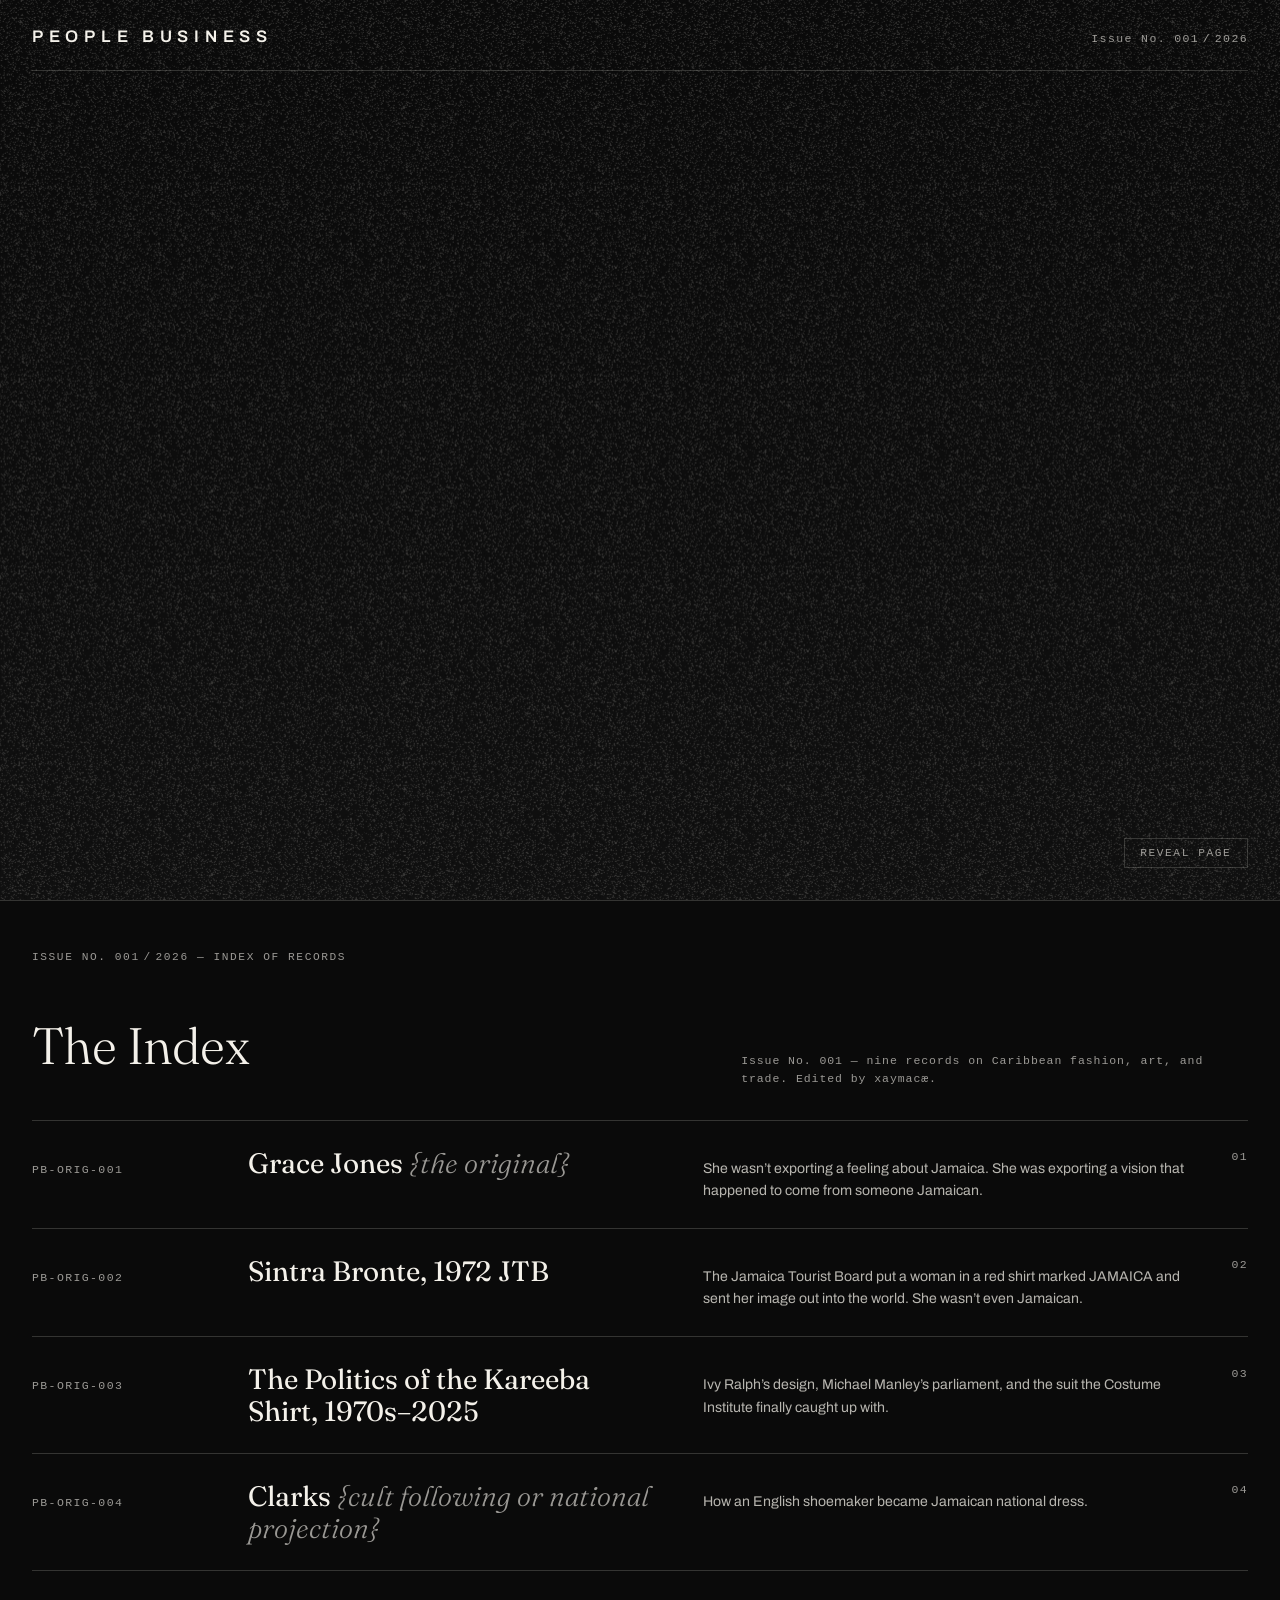
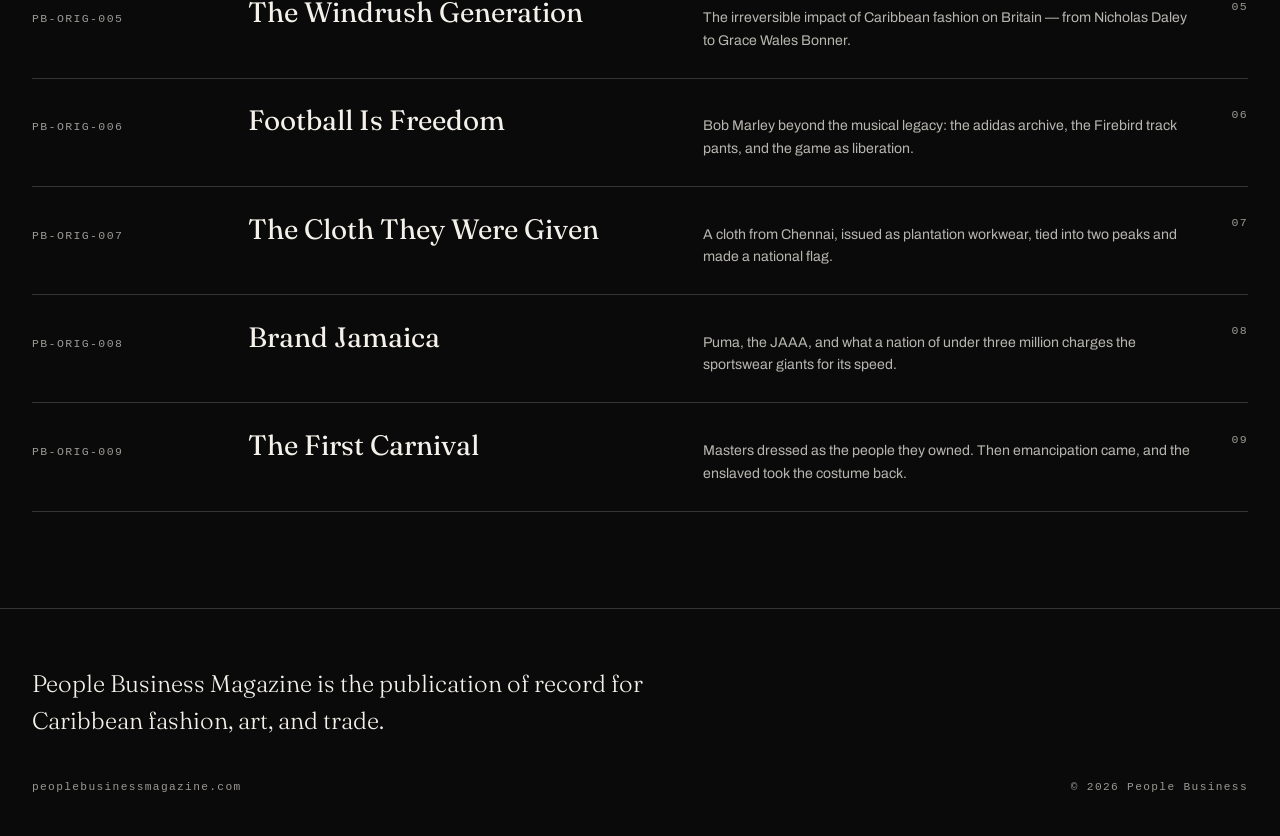
<file: index.html>
<!DOCTYPE html>
<html lang="en">
<head>
<meta charset="UTF-8">
<meta name="viewport" content="width=device-width, initial-scale=1.0">
<title>People Business Magazine — The Original</title>
<meta name="description" content="People Business Magazine — the publication of record for Caribbean fashion, art, and trade. Issue No. 001: The Original.">
<link rel="icon" href="data:image/svg+xml,%3Csvg%20xmlns=%27http://www.w3.org/2000/svg%27%20viewBox=%270%200%2064%2064%27%3E%3Crect%20width=%2764%27%20height=%2764%27%20fill=%27%230A0A0A%27/%3E%3Ctext%20x=%2732%27%20y=%2744%27%20text-anchor=%27middle%27%20font-family=%27Georgia,serif%27%20font-size=%2732%27%20fill=%27%23F4F1EA%27%3EPB%3C/text%3E%3C/svg%3E">
<meta property="og:site_name" content="People Business Magazine">
<meta property="og:type" content="website">
<meta property="og:title" content="People Business Magazine — The Original">
<meta property="og:description" content="People Business Magazine — the publication of record for Caribbean fashion, art, and trade. Issue No. 001: The Original.">
<meta property="og:url" content="https://peoplebusinessmagazine.com/">
<meta property="og:image" content="https://peoplebusinessmagazine.com/assets/grace-jones.jpg">
<meta name="twitter:card" content="summary_large_image">
<link rel="preconnect" href="https://fonts.googleapis.com">
<link rel="preconnect" href="https://fonts.gstatic.com" crossorigin>
<link href="https://fonts.googleapis.com/css2?family=Fraunces:opsz,wght@9..144,300;9..144,400;9..144,500;9..144,600&family=Archivo:wght@400;500;600&family=Archivo+Expanded:wght@500;600&display=swap" rel="stylesheet">
<link rel="stylesheet" href="css/style.css">
</head>
<body>

<!-- ============ HERO ============ -->
<header class="hero" id="hero">

  <div class="hero-inner">

    <div class="hero-top">
      <p class="masthead">People&nbsp;Business</p>
      <p class="issue-tag">Issue No.&nbsp;001&thinsp;/&thinsp;2026</p>
    </div>

    <figure class="hero-figure">
      <img src="assets/grace-jones.jpg" alt="Grace Jones in a black tailored suit with structured shoulders, a cigarette held between her lips, photographed against a plain grey ground." width="1200" height="1497">
      <figcaption class="accession">PB-ORIG-001 — GRACE&nbsp;JONES</figcaption>
    </figure>

    <div class="hero-title">
      <h1>The<br>Original</h1>
      <p class="hero-dek">In 1978, Jean-Paul Goude photographed Grace Jones crouching in a cage, teeth bared, wearing a collar. The fashion world didn&rsquo;t quite know what to do with it — which was, almost certainly, the point.</p>
      <a class="hero-read" href="#index">Read the issue<span aria-hidden="true">&nbsp;&darr;</span></a>
    </div>

  </div>

  <!-- Mist reveal overlay (decorative; content beneath is the real DOM) -->
  <canvas id="veil" aria-hidden="true"></canvas>
  <button id="veil-skip" type="button">Reveal&nbsp;page</button>

</header>

<!-- ============ INDEX ============ -->
<main id="index" class="index">

  <p class="index-eyebrow">Issue No.&nbsp;001&thinsp;/&thinsp;2026 — Index of Records</p>

  <div class="index-head">
    <h2>The Index</h2>
    <p class="index-note">Issue No. 001 — nine records on Caribbean fashion, art, and trade. Edited by xaymac&aelig;.</p>
  </div>

  <ol class="index-list">
    <li>
      <a href="articles/grace-jones.html">
        <span class="acc">PB-ORIG-001</span>
        <span class="entry-title">Grace Jones <em>&#123;the original&#125;</em></span>
        <span class="entry-dek">She wasn&rsquo;t exporting a feeling about Jamaica. She was exporting a vision that happened to come from someone Jamaican.</span>
      </a>
    </li>
    <li>
      <a href="articles/sintra-bronte.html">
        <span class="acc">PB-ORIG-002</span>
        <span class="entry-title">Sintra Bronte, 1972 JTB</span>
        <span class="entry-dek">The Jamaica Tourist Board put a woman in a red shirt marked JAMAICA and sent her image out into the world. She wasn&rsquo;t even Jamaican.</span>
      </a>
    </li>
    <li>
      <a href="articles/kareeba-shirt.html">
        <span class="acc">PB-ORIG-003</span>
        <span class="entry-title">The Politics of the Kareeba Shirt, 1970s&ndash;2025</span>
        <span class="entry-dek">Ivy Ralph&rsquo;s design, Michael Manley&rsquo;s parliament, and the suit the Costume Institute finally caught up with.</span>
      </a>
    </li>
    <li>
      <a href="articles/clarks.html">
        <span class="acc">PB-ORIG-004</span>
        <span class="entry-title">Clarks <em>&#123;cult following or national projection&#125;</em></span>
        <span class="entry-dek">How an English shoemaker became Jamaican national dress.</span>
      </a>
    </li>
    <li>
      <a href="articles/windrush.html">
        <span class="acc">PB-ORIG-005</span>
        <span class="entry-title">The Windrush Generation</span>
        <span class="entry-dek">The irreversible impact of Caribbean fashion on Britain — from Nicholas Daley to Grace Wales Bonner.</span>
      </a>
    </li>
    <li>
      <a href="articles/football-is-freedom.html">
        <span class="acc">PB-ORIG-006</span>
        <span class="entry-title">Football Is Freedom</span>
        <span class="entry-dek">Bob Marley beyond the musical legacy: the adidas archive, the Firebird track pants, and the game as liberation.</span>
      </a>
    </li>
    <li>
      <a href="articles/the-cloth-they-were-given.html">
        <span class="acc">PB-ORIG-007</span>
        <span class="entry-title">The Cloth They Were Given</span>
        <span class="entry-dek">A cloth from Chennai, issued as plantation workwear, tied into two peaks and made a national flag.</span>
      </a>
    </li>
    <li>
      <a href="articles/brand-jamaica.html">
        <span class="acc">PB-ORIG-008</span>
        <span class="entry-title">Brand Jamaica</span>
        <span class="entry-dek">Puma, the JAAA, and what a nation of under three million charges the sportswear giants for its speed.</span>
      </a>
    </li>
    <li>
      <a href="articles/the-first-carnival.html">
        <span class="acc">PB-ORIG-009</span>
        <span class="entry-title">The First Carnival</span>
        <span class="entry-dek">Masters dressed as the people they owned. Then emancipation came, and the enslaved took the costume back.</span>
      </a>
    </li>
  </ol>

</main>

<!-- ============ FOOTER ============ -->
<footer class="footer">
  <p class="footer-line">People Business Magazine is the publication of record for Caribbean fashion, art, and trade.</p>
  <p class="footer-meta"><span>peoplebusinessmagazine.com</span><span>&copy; 2026 People Business</span></p>
</footer>

<script src="js/reveal.js?v=2"></script>
</body>
</html>
</file>
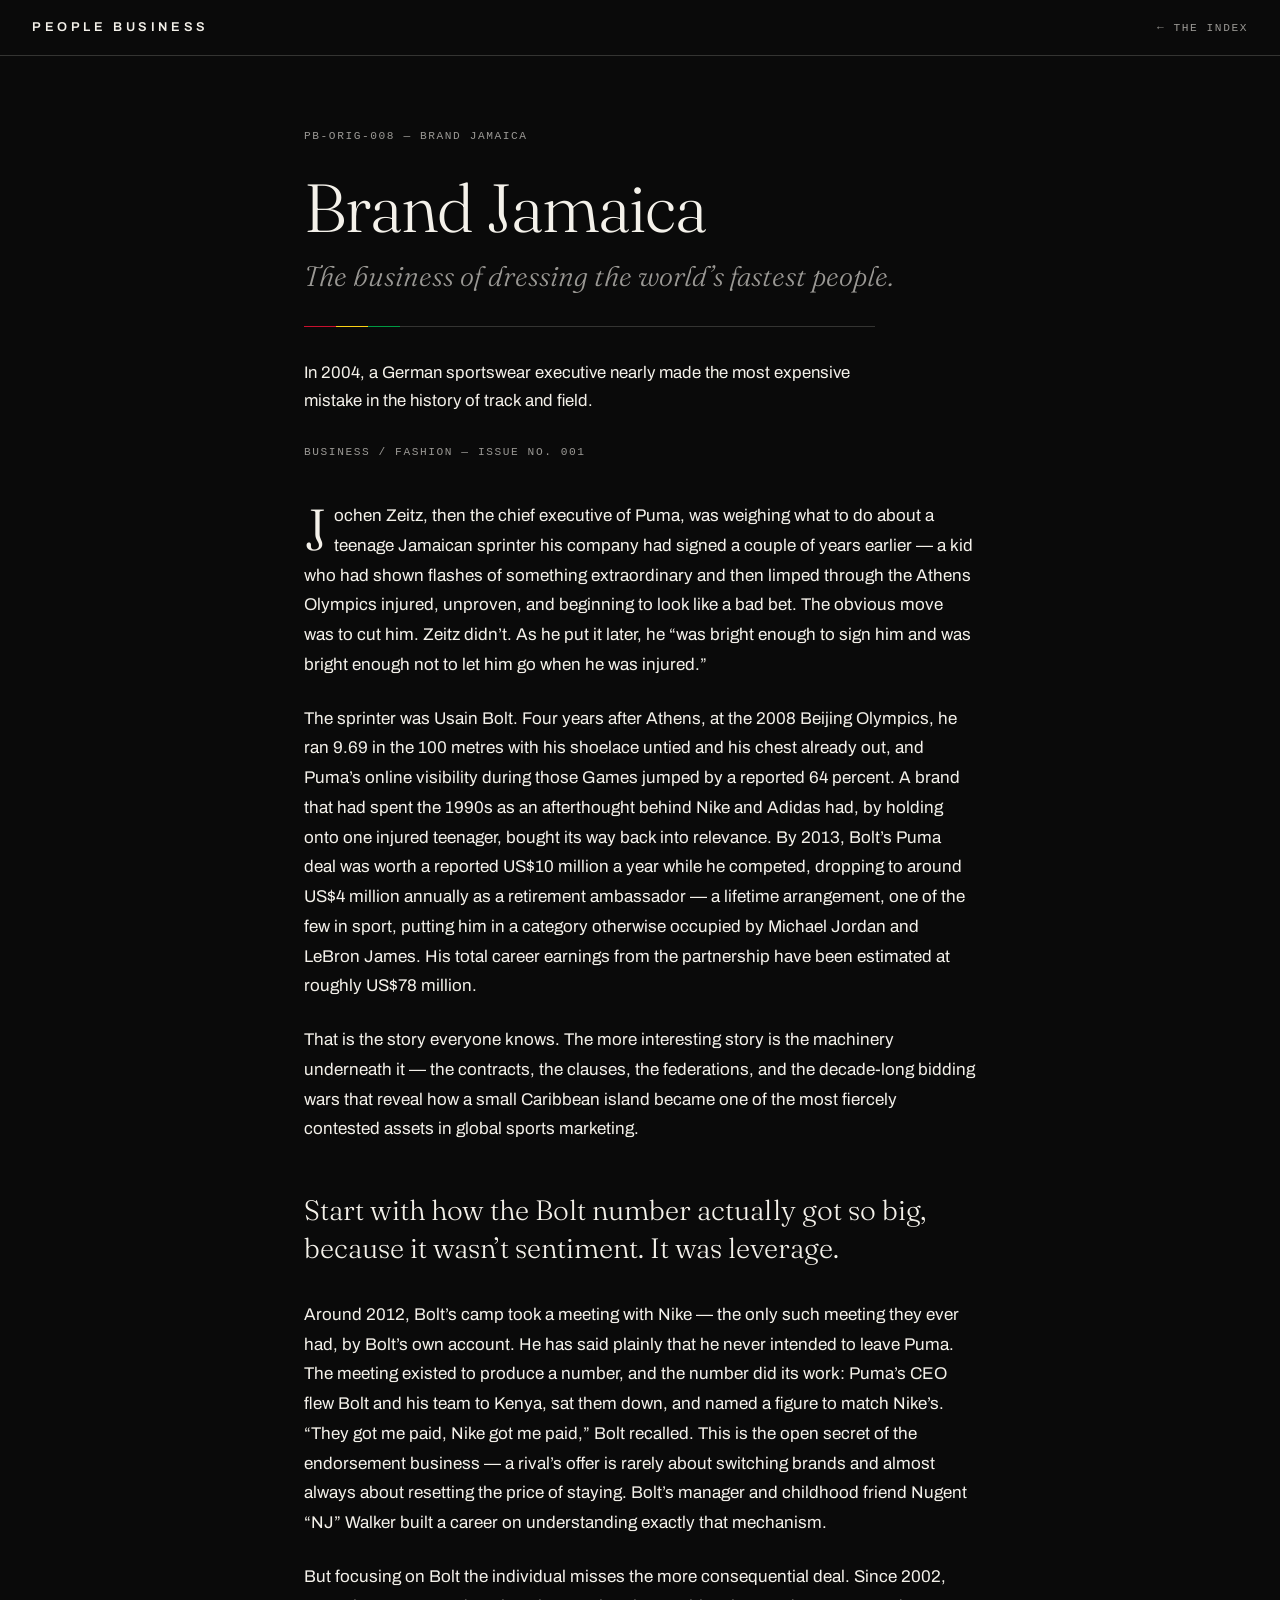
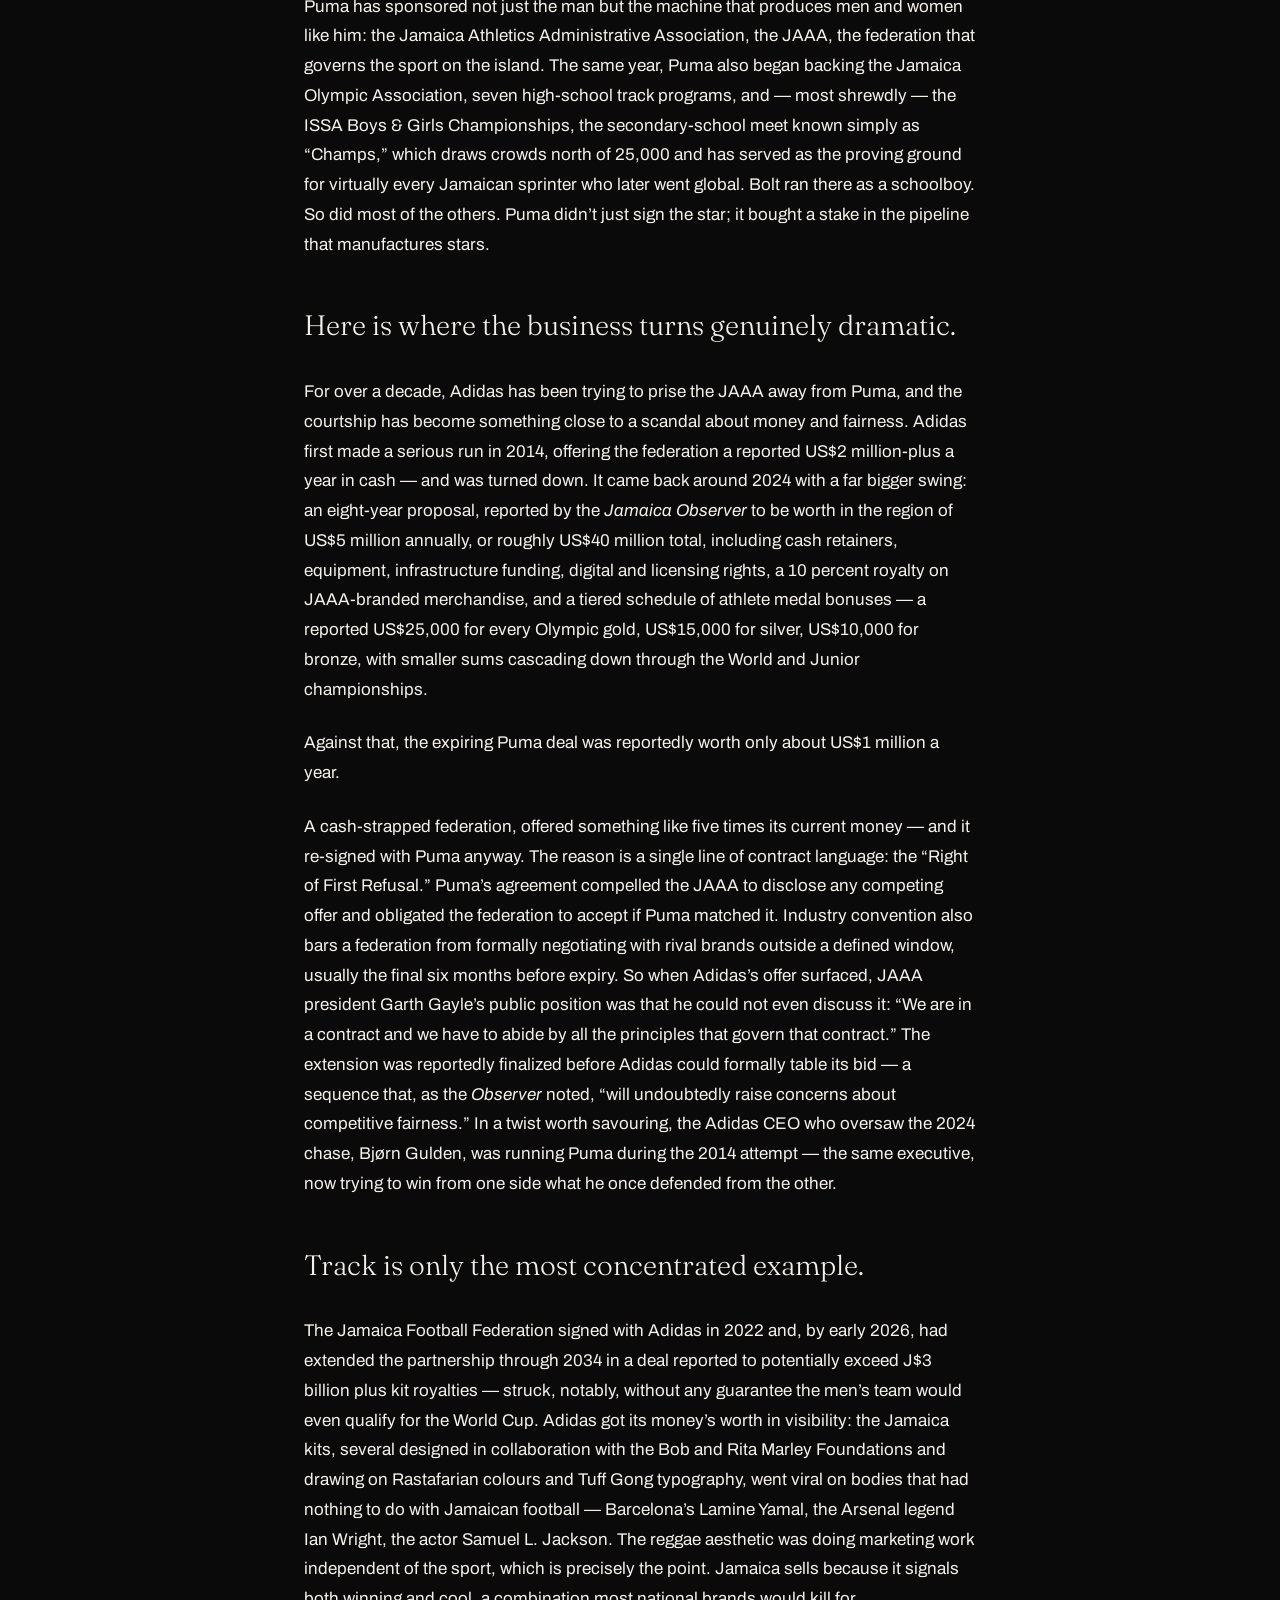
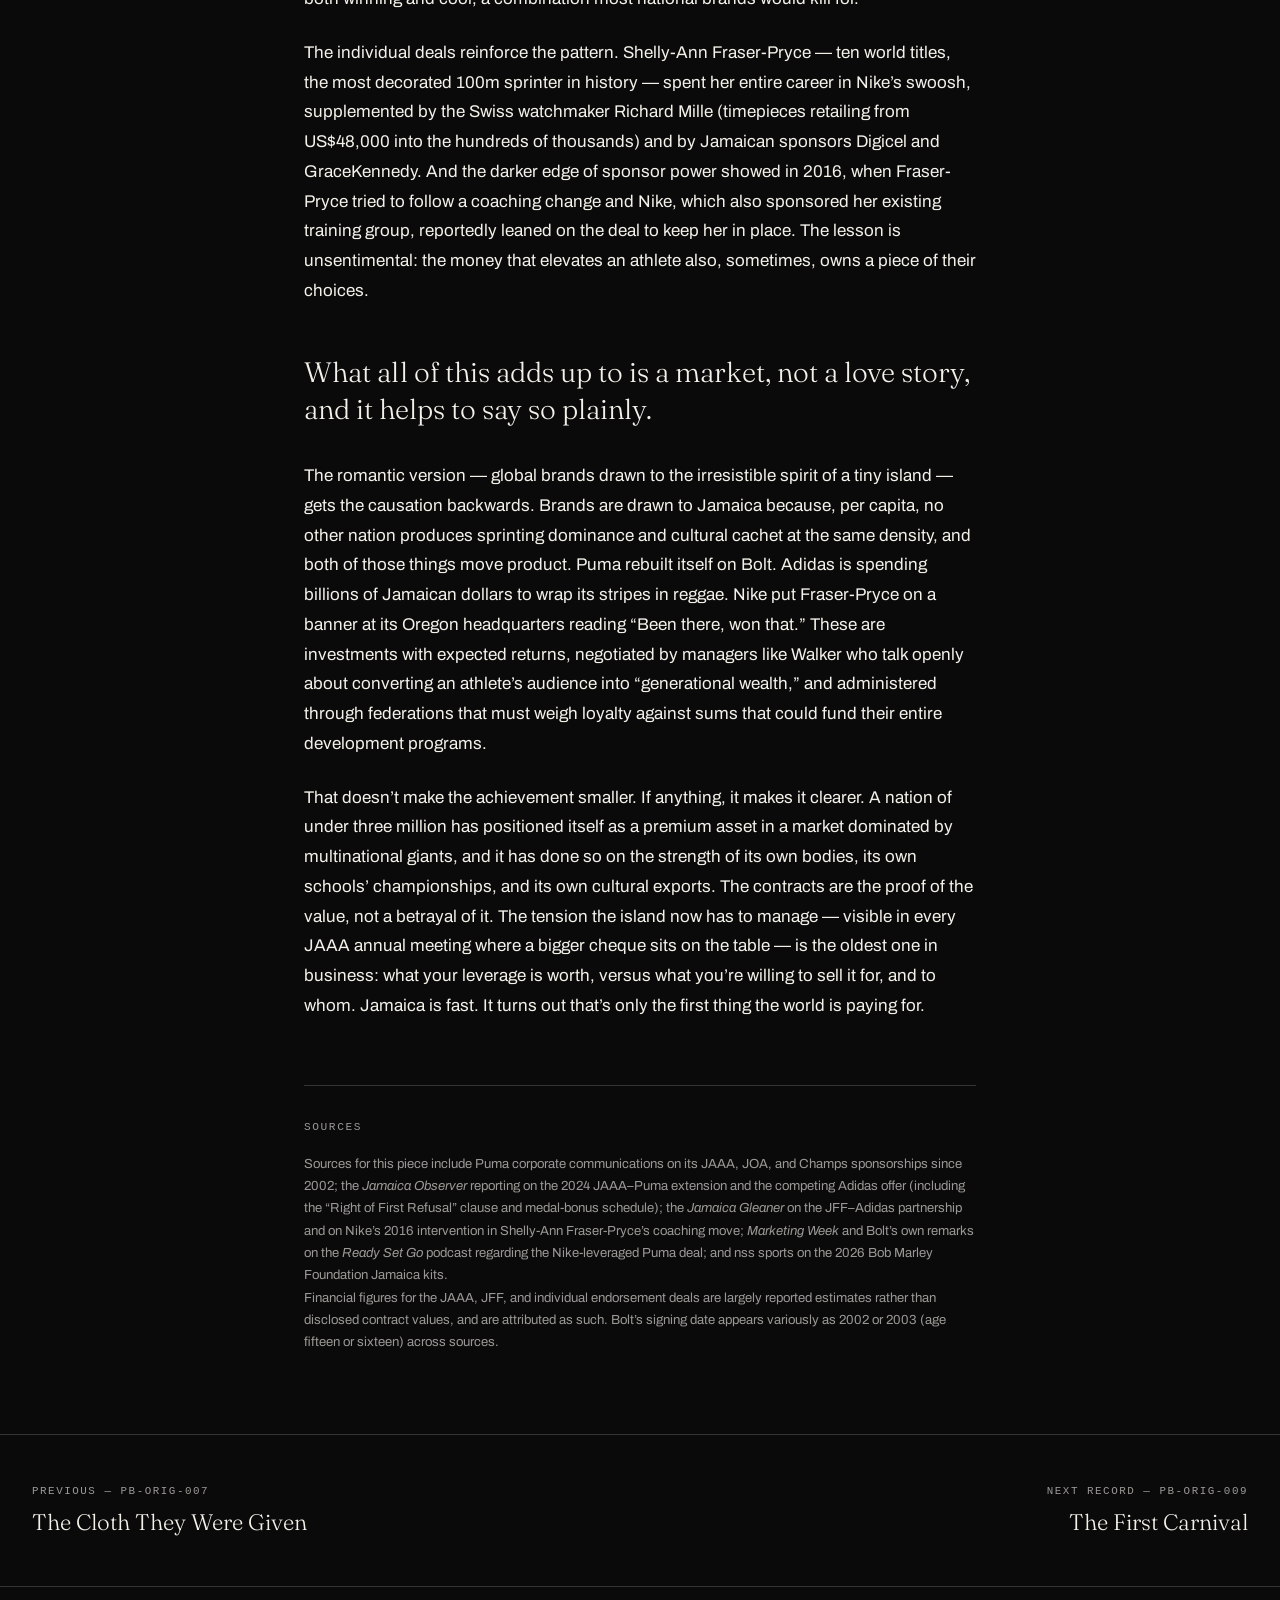
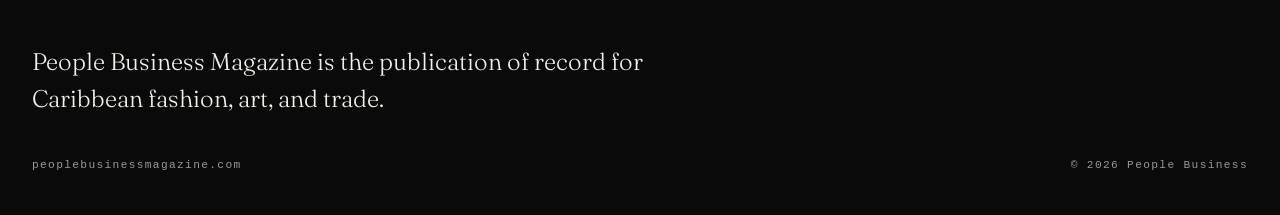
<file: articles/brand-jamaica.html>
<!DOCTYPE html>
<html lang="en">
<head>
<meta charset="UTF-8">
<meta name="viewport" content="width=device-width, initial-scale=1.0">
<title>Brand Jamaica — People Business Magazine</title>
<meta name="description" content="The business of dressing the world's fastest people: Puma, the JAAA, the Right of First Refusal, and what a nation of under three million charges for its speed.">
<link rel="icon" href="data:image/svg+xml,%3Csvg%20xmlns=%27http://www.w3.org/2000/svg%27%20viewBox=%270%200%2064%2064%27%3E%3Crect%20width=%2764%27%20height=%2764%27%20fill=%27%230A0A0A%27/%3E%3Ctext%20x=%2732%27%20y=%2744%27%20text-anchor=%27middle%27%20font-family=%27Georgia,serif%27%20font-size=%2732%27%20fill=%27%23F4F1EA%27%3EPB%3C/text%3E%3C/svg%3E">
<meta property="og:site_name" content="People Business Magazine">
<meta property="og:type" content="article">
<meta property="og:title" content="Brand Jamaica — People Business Magazine">
<meta property="og:description" content="The business of dressing the world's fastest people: Puma, the JAAA, the Right of First Refusal, and what a nation of under three million charges for its speed.">
<meta property="og:url" content="https://peoplebusinessmagazine.com/articles/brand-jamaica.html">
<meta property="og:image" content="https://peoplebusinessmagazine.com/assets/grace-jones.jpg">
<meta name="twitter:card" content="summary_large_image">
<link rel="preconnect" href="https://fonts.googleapis.com">
<link rel="preconnect" href="https://fonts.gstatic.com" crossorigin>
<link href="https://fonts.googleapis.com/css2?family=Fraunces:opsz,wght@9..144,300;9..144,400;9..144,500;9..144,600&family=Archivo:wght@400;500;600&family=Archivo+Expanded:wght@500;600&display=swap" rel="stylesheet">
<link rel="stylesheet" href="../css/style.css">
</head>
<body>

<nav class="article-nav">
  <div class="article-nav-inner">
    <a class="masthead" href="../index.html">People&nbsp;Business</a>
    <a class="back" href="../index.html#index">&larr;&nbsp;The Index</a>
  </div>
</nav>

<article class="article">

  <header class="article-head">
    <span class="accession">PB-ORIG-008 — BRAND&nbsp;JAMAICA</span>
    <h1>Brand Jamaica</h1>
    <p class="article-subtitle">The business of dressing the world&rsquo;s fastest people.</p>
    <p class="article-dek">In 2004, a German sportswear executive nearly made the most expensive mistake in the history of track and field.</p>
    <p class="article-byline">Business / Fashion — Issue No. 001</p>
  </header>

  <div class="article-body">

    <p>Jochen Zeitz, then the chief executive of Puma, was weighing what to do about a teenage Jamaican sprinter his company had signed a couple of years earlier — a kid who had shown flashes of something extraordinary and then limped through the Athens Olympics injured, unproven, and beginning to look like a bad bet. The obvious move was to cut him. Zeitz didn&rsquo;t. As he put it later, he &ldquo;was bright enough to sign him and was bright enough not to let him go when he was injured.&rdquo;</p>

    <p>The sprinter was Usain Bolt. Four years after Athens, at the 2008 Beijing Olympics, he ran 9.69 in the 100 metres with his shoelace untied and his chest already out, and Puma&rsquo;s online visibility during those Games jumped by a reported 64 percent. A brand that had spent the 1990s as an afterthought behind Nike and Adidas had, by holding onto one injured teenager, bought its way back into relevance. By 2013, Bolt&rsquo;s Puma deal was worth a reported US$10 million a year while he competed, dropping to around US$4 million annually as a retirement ambassador — a lifetime arrangement, one of the few in sport, putting him in a category otherwise occupied by Michael Jordan and LeBron James. His total career earnings from the partnership have been estimated at roughly US$78 million.</p>

    <p>That is the story everyone knows. The more interesting story is the machinery underneath it — the contracts, the clauses, the federations, and the decade-long bidding wars that reveal how a small Caribbean island became one of the most fiercely contested assets in global sports marketing.</p>

    <p class="lede">Start with how the Bolt number actually got so big, because it wasn&rsquo;t sentiment. It was leverage.</p>

    <p>Around 2012, Bolt&rsquo;s camp took a meeting with Nike — the only such meeting they ever had, by Bolt&rsquo;s own account. He has said plainly that he never intended to leave Puma. The meeting existed to produce a number, and the number did its work: Puma&rsquo;s CEO flew Bolt and his team to Kenya, sat them down, and named a figure to match Nike&rsquo;s. &ldquo;They got me paid, Nike got me paid,&rdquo; Bolt recalled. This is the open secret of the endorsement business — a rival&rsquo;s offer is rarely about switching brands and almost always about resetting the price of staying. Bolt&rsquo;s manager and childhood friend Nugent &ldquo;NJ&rdquo; Walker built a career on understanding exactly that mechanism.</p>

    <p>But focusing on Bolt the individual misses the more consequential deal. Since 2002, Puma has sponsored not just the man but the machine that produces men and women like him: the Jamaica Athletics Administrative Association, the JAAA, the federation that governs the sport on the island. The same year, Puma also began backing the Jamaica Olympic Association, seven high-school track programs, and — most shrewdly — the ISSA Boys &amp; Girls Championships, the secondary-school meet known simply as &ldquo;Champs,&rdquo; which draws crowds north of 25,000 and has served as the proving ground for virtually every Jamaican sprinter who later went global. Bolt ran there as a schoolboy. So did most of the others. Puma didn&rsquo;t just sign the star; it bought a stake in the pipeline that manufactures stars.</p>

    <p class="lede">Here is where the business turns genuinely dramatic.</p>

    <p>For over a decade, Adidas has been trying to prise the JAAA away from Puma, and the courtship has become something close to a scandal about money and fairness. Adidas first made a serious run in 2014, offering the federation a reported US$2 million-plus a year in cash — and was turned down. It came back around 2024 with a far bigger swing: an eight-year proposal, reported by the <em>Jamaica Observer</em> to be worth in the region of US$5 million annually, or roughly US$40 million total, including cash retainers, equipment, infrastructure funding, digital and licensing rights, a 10 percent royalty on JAAA-branded merchandise, and a tiered schedule of athlete medal bonuses — a reported US$25,000 for every Olympic gold, US$15,000 for silver, US$10,000 for bronze, with smaller sums cascading down through the World and Junior championships.</p>

    <p>Against that, the expiring Puma deal was reportedly worth only about US$1 million a year.</p>

    <p>A cash-strapped federation, offered something like five times its current money — and it re-signed with Puma anyway. The reason is a single line of contract language: the &ldquo;Right of First Refusal.&rdquo; Puma&rsquo;s agreement compelled the JAAA to disclose any competing offer and obligated the federation to accept if Puma matched it. Industry convention also bars a federation from formally negotiating with rival brands outside a defined window, usually the final six months before expiry. So when Adidas&rsquo;s offer surfaced, JAAA president Garth Gayle&rsquo;s public position was that he could not even discuss it: &ldquo;We are in a contract and we have to abide by all the principles that govern that contract.&rdquo; The extension was reportedly finalized before Adidas could formally table its bid — a sequence that, as the <em>Observer</em> noted, &ldquo;will undoubtedly raise concerns about competitive fairness.&rdquo; In a twist worth savouring, the Adidas CEO who oversaw the 2024 chase, Bj&oslash;rn Gulden, was running Puma during the 2014 attempt — the same executive, now trying to win from one side what he once defended from the other.</p>

    <p class="lede">Track is only the most concentrated example.</p>

    <p>The Jamaica Football Federation signed with Adidas in 2022 and, by early 2026, had extended the partnership through 2034 in a deal reported to potentially exceed J$3 billion plus kit royalties — struck, notably, without any guarantee the men&rsquo;s team would even qualify for the World Cup. Adidas got its money&rsquo;s worth in visibility: the Jamaica kits, several designed in collaboration with the Bob and Rita Marley Foundations and drawing on Rastafarian colours and Tuff Gong typography, went viral on bodies that had nothing to do with Jamaican football — Barcelona&rsquo;s Lamine Yamal, the Arsenal legend Ian Wright, the actor Samuel L. Jackson. The reggae aesthetic was doing marketing work independent of the sport, which is precisely the point. Jamaica sells because it signals both winning and cool, a combination most national brands would kill for.</p>

    <p>The individual deals reinforce the pattern. Shelly-Ann Fraser-Pryce — ten world titles, the most decorated 100m sprinter in history — spent her entire career in Nike&rsquo;s swoosh, supplemented by the Swiss watchmaker Richard Mille (timepieces retailing from US$48,000 into the hundreds of thousands) and by Jamaican sponsors Digicel and GraceKennedy. And the darker edge of sponsor power showed in 2016, when Fraser-Pryce tried to follow a coaching change and Nike, which also sponsored her existing training group, reportedly leaned on the deal to keep her in place. The lesson is unsentimental: the money that elevates an athlete also, sometimes, owns a piece of their choices.</p>

    <p class="lede">What all of this adds up to is a market, not a love story, and it helps to say so plainly.</p>

    <p>The romantic version — global brands drawn to the irresistible spirit of a tiny island — gets the causation backwards. Brands are drawn to Jamaica because, per capita, no other nation produces sprinting dominance and cultural cachet at the same density, and both of those things move product. Puma rebuilt itself on Bolt. Adidas is spending billions of Jamaican dollars to wrap its stripes in reggae. Nike put Fraser-Pryce on a banner at its Oregon headquarters reading &ldquo;Been there, won that.&rdquo; These are investments with expected returns, negotiated by managers like Walker who talk openly about converting an athlete&rsquo;s audience into &ldquo;generational wealth,&rdquo; and administered through federations that must weigh loyalty against sums that could fund their entire development programs.</p>

    <p>That doesn&rsquo;t make the achievement smaller. If anything, it makes it clearer. A nation of under three million has positioned itself as a premium asset in a market dominated by multinational giants, and it has done so on the strength of its own bodies, its own schools&rsquo; championships, and its own cultural exports. The contracts are the proof of the value, not a betrayal of it. The tension the island now has to manage — visible in every JAAA annual meeting where a bigger cheque sits on the table — is the oldest one in business: what your leverage is worth, versus what you&rsquo;re willing to sell it for, and to whom. Jamaica is fast. It turns out that&rsquo;s only the first thing the world is paying for.</p>

  </div>

  <section class="article-sources">
    <h2>Sources</h2>
    <p>Sources for this piece include Puma corporate communications on its JAAA, JOA, and Champs sponsorships since 2002; the <em>Jamaica Observer</em> reporting on the 2024 JAAA&ndash;Puma extension and the competing Adidas offer (including the &ldquo;Right of First Refusal&rdquo; clause and medal-bonus schedule); the <em>Jamaica Gleaner</em> on the JFF&ndash;Adidas partnership and on Nike&rsquo;s 2016 intervention in Shelly-Ann Fraser-Pryce&rsquo;s coaching move; <em>Marketing Week</em> and Bolt&rsquo;s own remarks on the <em>Ready Set Go</em> podcast regarding the Nike-leveraged Puma deal; and nss sports on the 2026 Bob Marley Foundation Jamaica kits.</p>
    <p>Financial figures for the JAAA, JFF, and individual endorsement deals are largely reported estimates rather than disclosed contract values, and are attributed as such. Bolt&rsquo;s signing date appears variously as 2002 or 2003 (age fifteen or sixteen) across sources.</p>
  </section>

</article>

<nav class="article-onward">
  <a class="onward-link prev" href="the-cloth-they-were-given.html">
    <span class="onward-label">Previous — PB-ORIG-007</span>
    <span class="onward-title">The Cloth They Were Given</span>
  </a>
  <a class="onward-link next" href="the-first-carnival.html">
    <span class="onward-label">Next record — PB-ORIG-009</span>
    <span class="onward-title">The First Carnival</span>
  </a>
</nav>

<footer class="footer">
  <p class="footer-line">People Business Magazine is the publication of record for Caribbean fashion, art, and trade.</p>
  <p class="footer-meta"><span>peoplebusinessmagazine.com</span><span>&copy; 2026 People Business</span></p>
</footer>

</body>
</html>
</file>
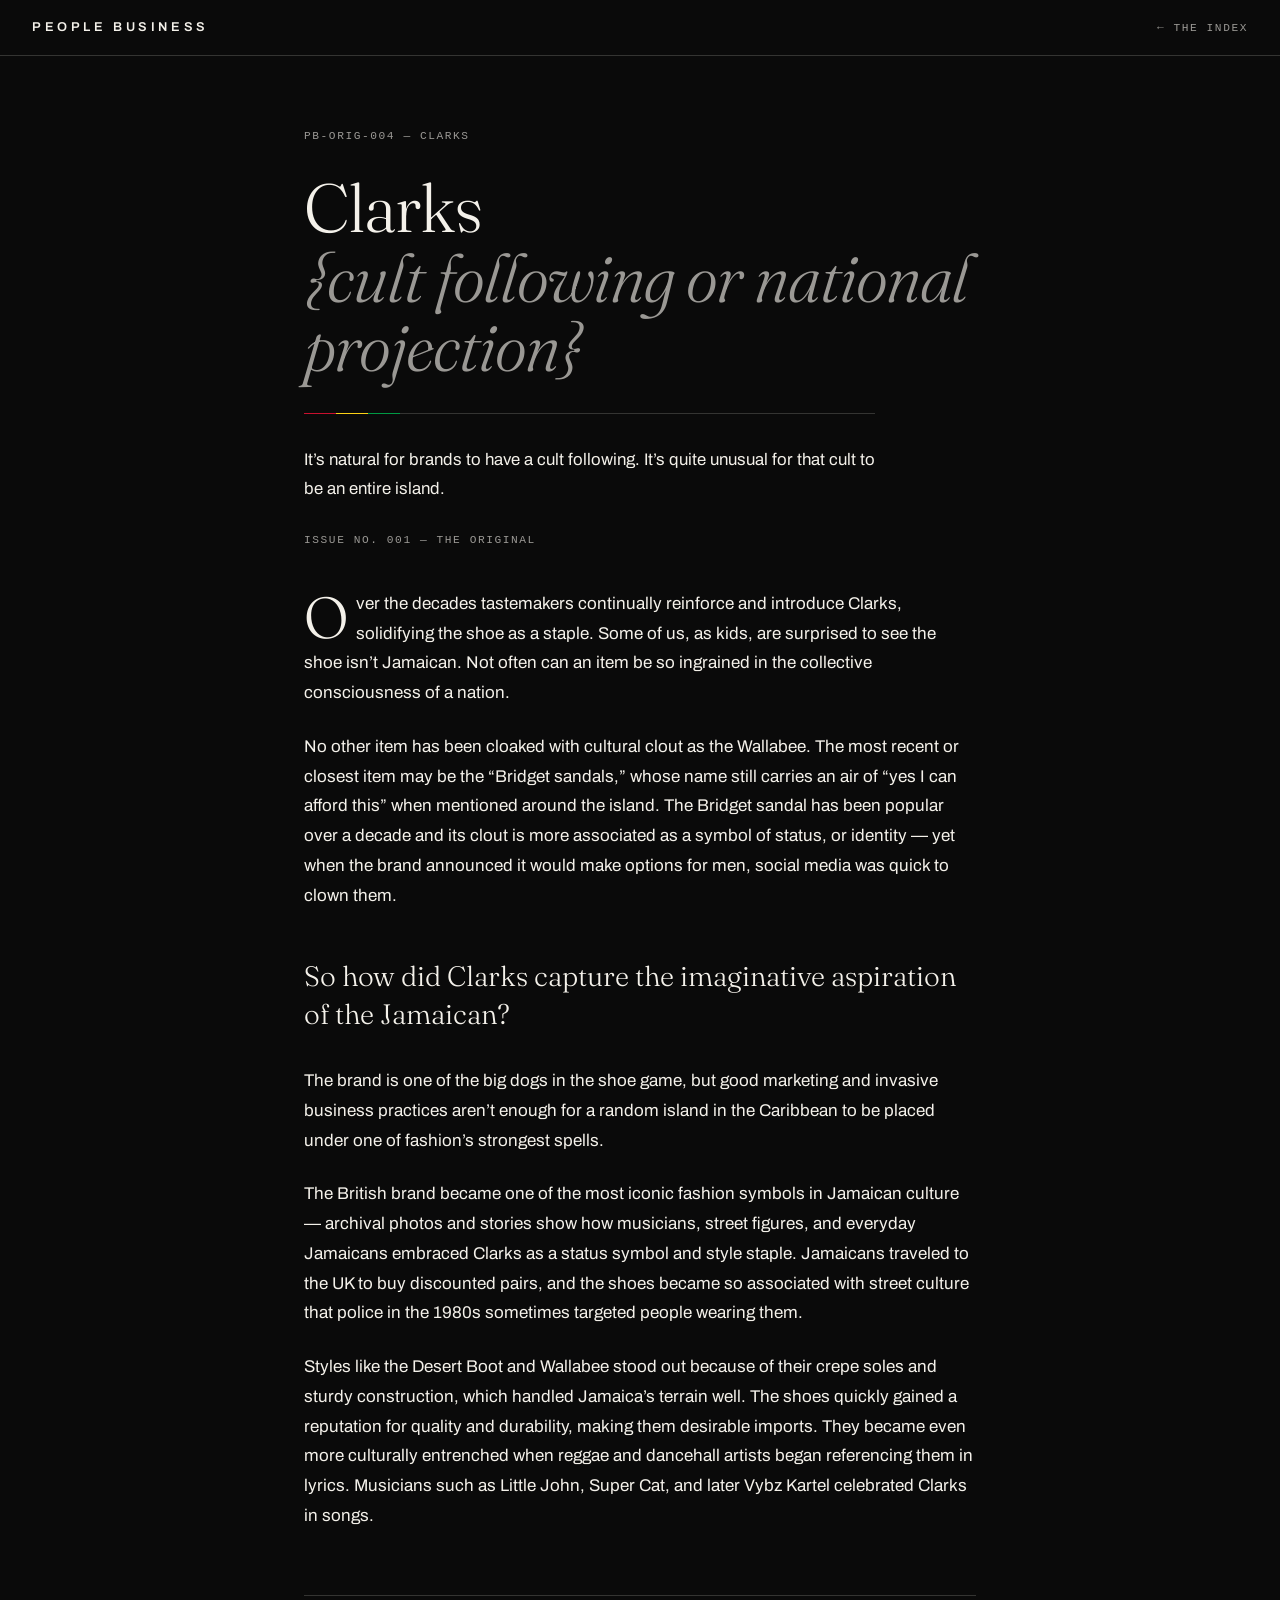
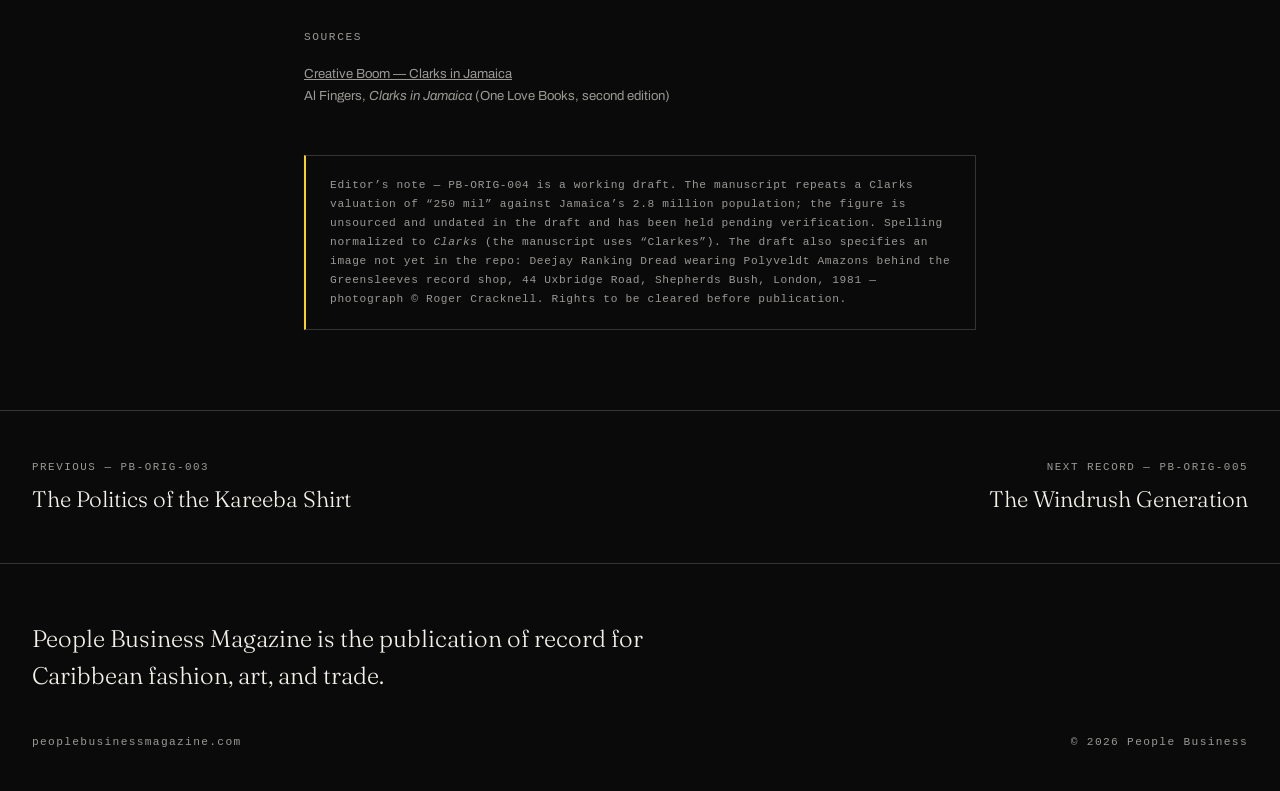
<file: articles/clarks.html>
<!DOCTYPE html>
<html lang="en">
<head>
<meta charset="UTF-8">
<meta name="viewport" content="width=device-width, initial-scale=1.0">
<title>Clarks {cult following or national projection} — People Business Magazine</title>
<meta name="description" content="How an English shoemaker became Jamaican national dress.">
<link rel="icon" href="data:image/svg+xml,%3Csvg%20xmlns=%27http://www.w3.org/2000/svg%27%20viewBox=%270%200%2064%2064%27%3E%3Crect%20width=%2764%27%20height=%2764%27%20fill=%27%230A0A0A%27/%3E%3Ctext%20x=%2732%27%20y=%2744%27%20text-anchor=%27middle%27%20font-family=%27Georgia,serif%27%20font-size=%2732%27%20fill=%27%23F4F1EA%27%3EPB%3C/text%3E%3C/svg%3E">
<meta property="og:site_name" content="People Business Magazine">
<meta property="og:type" content="article">
<meta property="og:title" content="Clarks {cult following or national projection} — People Business Magazine">
<meta property="og:description" content="How an English shoemaker became Jamaican national dress.">
<meta property="og:url" content="https://peoplebusinessmagazine.com/articles/clarks.html">
<meta property="og:image" content="https://peoplebusinessmagazine.com/assets/grace-jones.jpg">
<meta name="twitter:card" content="summary_large_image">
<link rel="preconnect" href="https://fonts.googleapis.com">
<link rel="preconnect" href="https://fonts.gstatic.com" crossorigin>
<link href="https://fonts.googleapis.com/css2?family=Fraunces:opsz,wght@9..144,300;9..144,400;9..144,500;9..144,600&family=Archivo:wght@400;500;600&family=Archivo+Expanded:wght@500;600&display=swap" rel="stylesheet">
<link rel="stylesheet" href="../css/style.css">
</head>
<body>

<nav class="article-nav">
  <div class="article-nav-inner">
    <a class="masthead" href="../index.html">People&nbsp;Business</a>
    <a class="back" href="../index.html#index">&larr;&nbsp;The Index</a>
  </div>
</nav>

<article class="article">

  <header class="article-head">
    <span class="accession">PB-ORIG-004 — CLARKS</span>
    <h1>Clarks<br><em>&#123;cult following or national projection&#125;</em></h1>
    <p class="article-dek">It&rsquo;s natural for brands to have a cult following. It&rsquo;s quite unusual for that cult to be an entire island.</p>
    <p class="article-byline">Issue No. 001 — The Original</p>
  </header>

  <div class="article-body">

    <p>Over the decades tastemakers continually reinforce and introduce Clarks, solidifying the shoe as a staple. Some of us, as kids, are surprised to see the shoe isn&rsquo;t Jamaican. Not often can an item be so ingrained in the collective consciousness of a nation.</p>

    <p>No other item has been cloaked with cultural clout as the Wallabee. The most recent or closest item may be the &ldquo;Bridget sandals,&rdquo; whose name still carries an air of &ldquo;yes I can afford this&rdquo; when mentioned around the island. The Bridget sandal has been popular over a decade and its clout is more associated as a symbol of status, or identity — yet when the brand announced it would make options for men, social media was quick to clown them.</p>

    <p class="lede">So how did Clarks capture the imaginative aspiration of the Jamaican?</p>

    <p>The brand is one of the big dogs in the shoe game, but good marketing and invasive business practices aren&rsquo;t enough for a random island in the Caribbean to be placed under one of fashion&rsquo;s strongest spells.</p>

    <p>The British brand became one of the most iconic fashion symbols in Jamaican culture — archival photos and stories show how musicians, street figures, and everyday Jamaicans embraced Clarks as a status symbol and style staple. Jamaicans traveled to the UK to buy discounted pairs, and the shoes became so associated with street culture that police in the 1980s sometimes targeted people wearing them.</p>

    <p>Styles like the Desert Boot and Wallabee stood out because of their crepe soles and sturdy construction, which handled Jamaica&rsquo;s terrain well. The shoes quickly gained a reputation for quality and durability, making them desirable imports. They became even more culturally entrenched when reggae and dancehall artists began referencing them in lyrics. Musicians such as Little John, Super Cat, and later Vybz Kartel celebrated Clarks in songs.</p>

  </div>

  <section class="article-sources">
    <h2>Sources</h2>
    <p>
      <a href="https://www.creativeboom.com/resources/clarks-in-jamaica/">Creative Boom — Clarks in Jamaica</a><br>
      Al Fingers, <em>Clarks in Jamaica</em> (One Love Books, second edition)
    </p>
  </section>

  <div class="article-status">
    Editor&rsquo;s note — PB-ORIG-004 is a working draft. The manuscript repeats a Clarks valuation of &ldquo;250 mil&rdquo; against Jamaica&rsquo;s 2.8 million population; the figure is unsourced and undated in the draft and has been held pending verification. Spelling normalized to <em>Clarks</em> (the manuscript uses &ldquo;Clarkes&rdquo;). The draft also specifies an image not yet in the repo: Deejay Ranking Dread wearing Polyveldt Amazons behind the Greensleeves record shop, 44 Uxbridge Road, Shepherds Bush, London, 1981 — photograph &copy; Roger Cracknell. Rights to be cleared before publication.
  </div>

</article>

<nav class="article-onward">
  <a class="onward-link prev" href="kareeba-shirt.html">
    <span class="onward-label">Previous — PB-ORIG-003</span>
    <span class="onward-title">The Politics of the Kareeba Shirt</span>
  </a>
  <a class="onward-link next" href="windrush.html">
    <span class="onward-label">Next record — PB-ORIG-005</span>
    <span class="onward-title">The Windrush Generation</span>
  </a>
</nav>

<footer class="footer">
  <p class="footer-line">People Business Magazine is the publication of record for Caribbean fashion, art, and trade.</p>
  <p class="footer-meta"><span>peoplebusinessmagazine.com</span><span>&copy; 2026 People Business</span></p>
</footer>

</body>
</html>
</file>
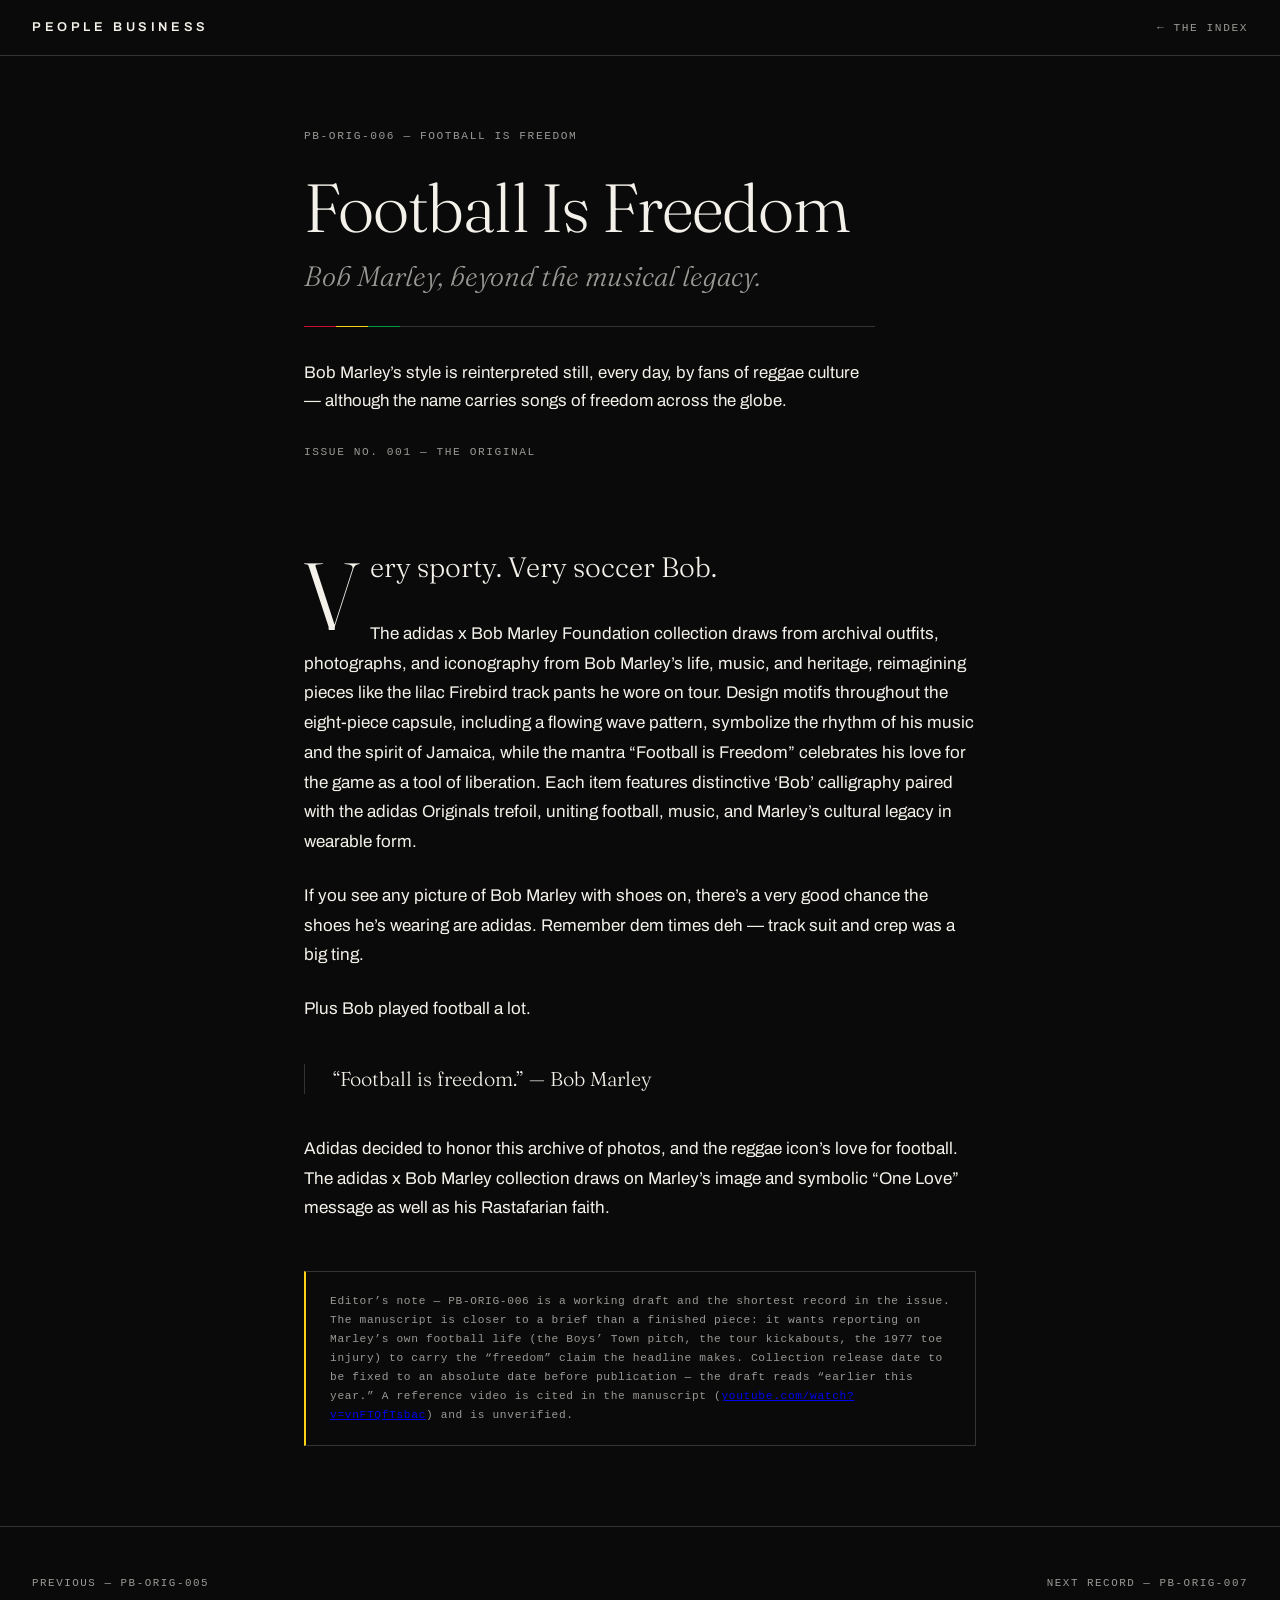
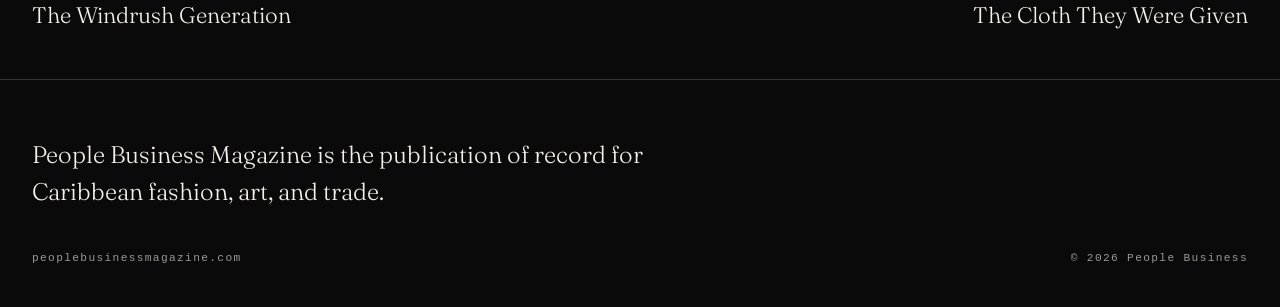
<file: articles/football-is-freedom.html>
<!DOCTYPE html>
<html lang="en">
<head>
<meta charset="UTF-8">
<meta name="viewport" content="width=device-width, initial-scale=1.0">
<title>Football Is Freedom — People Business Magazine</title>
<meta name="description" content="Bob Marley beyond the musical legacy: the adidas archive, the Firebird track pants, and the game as liberation.">
<link rel="icon" href="data:image/svg+xml,%3Csvg%20xmlns=%27http://www.w3.org/2000/svg%27%20viewBox=%270%200%2064%2064%27%3E%3Crect%20width=%2764%27%20height=%2764%27%20fill=%27%230A0A0A%27/%3E%3Ctext%20x=%2732%27%20y=%2744%27%20text-anchor=%27middle%27%20font-family=%27Georgia,serif%27%20font-size=%2732%27%20fill=%27%23F4F1EA%27%3EPB%3C/text%3E%3C/svg%3E">
<meta property="og:site_name" content="People Business Magazine">
<meta property="og:type" content="article">
<meta property="og:title" content="Football Is Freedom — People Business Magazine">
<meta property="og:description" content="Bob Marley beyond the musical legacy: the adidas archive, the Firebird track pants, and the game as liberation.">
<meta property="og:url" content="https://peoplebusinessmagazine.com/articles/football-is-freedom.html">
<meta property="og:image" content="https://peoplebusinessmagazine.com/assets/grace-jones.jpg">
<meta name="twitter:card" content="summary_large_image">
<link rel="preconnect" href="https://fonts.googleapis.com">
<link rel="preconnect" href="https://fonts.gstatic.com" crossorigin>
<link href="https://fonts.googleapis.com/css2?family=Fraunces:opsz,wght@9..144,300;9..144,400;9..144,500;9..144,600&family=Archivo:wght@400;500;600&family=Archivo+Expanded:wght@500;600&display=swap" rel="stylesheet">
<link rel="stylesheet" href="../css/style.css">
</head>
<body>

<nav class="article-nav">
  <div class="article-nav-inner">
    <a class="masthead" href="../index.html">People&nbsp;Business</a>
    <a class="back" href="../index.html#index">&larr;&nbsp;The Index</a>
  </div>
</nav>

<article class="article">

  <header class="article-head">
    <span class="accession">PB-ORIG-006 — FOOTBALL&nbsp;IS&nbsp;FREEDOM</span>
    <h1>Football Is Freedom</h1>
    <p class="article-subtitle">Bob Marley, beyond the musical legacy.</p>
    <p class="article-dek">Bob Marley&rsquo;s style is reinterpreted still, every day, by fans of reggae culture — although the name carries songs of freedom across the globe.</p>
    <p class="article-byline">Issue No. 001 — The Original</p>
  </header>

  <div class="article-body">

    <p class="lede">Very sporty. Very soccer Bob.</p>

    <p>The adidas x Bob Marley Foundation collection draws from archival outfits, photographs, and iconography from Bob Marley&rsquo;s life, music, and heritage, reimagining pieces like the lilac Firebird track pants he wore on tour. Design motifs throughout the eight-piece capsule, including a flowing wave pattern, symbolize the rhythm of his music and the spirit of Jamaica, while the mantra &ldquo;Football is Freedom&rdquo; celebrates his love for the game as a tool of liberation. Each item features distinctive &lsquo;Bob&rsquo; calligraphy paired with the adidas Originals trefoil, uniting football, music, and Marley&rsquo;s cultural legacy in wearable form.</p>

    <p>If you see any picture of Bob Marley with shoes on, there&rsquo;s a very good chance the shoes he&rsquo;s wearing are adidas. Remember dem times deh — track suit and crep was a big ting.</p>

    <p>Plus Bob played football a lot.</p>

    <blockquote>
      <p>&ldquo;Football is freedom.&rdquo; — Bob Marley</p>
    </blockquote>

    <p>Adidas decided to honor this archive of photos, and the reggae icon&rsquo;s love for football. The adidas x Bob Marley collection draws on Marley&rsquo;s image and symbolic &ldquo;One Love&rdquo; message as well as his Rastafarian faith.</p>

  </div>

  <div class="article-status">
    Editor&rsquo;s note — PB-ORIG-006 is a working draft and the shortest record in the issue. The manuscript is closer to a brief than a finished piece: it wants reporting on Marley&rsquo;s own football life (the Boys&rsquo; Town pitch, the tour kickabouts, the 1977 toe injury) to carry the &ldquo;freedom&rdquo; claim the headline makes. Collection release date to be fixed to an absolute date before publication — the draft reads &ldquo;earlier this year.&rdquo; A reference video is cited in the manuscript (<a href="https://www.youtube.com/watch?v=vnFTQfTsbac">youtube.com/watch?v=vnFTQfTsbac</a>) and is unverified.
  </div>

</article>

<nav class="article-onward">
  <a class="onward-link prev" href="windrush.html">
    <span class="onward-label">Previous — PB-ORIG-005</span>
    <span class="onward-title">The Windrush Generation</span>
  </a>
  <a class="onward-link next" href="the-cloth-they-were-given.html">
    <span class="onward-label">Next record — PB-ORIG-007</span>
    <span class="onward-title">The Cloth They Were Given</span>
  </a>
</nav>

<footer class="footer">
  <p class="footer-line">People Business Magazine is the publication of record for Caribbean fashion, art, and trade.</p>
  <p class="footer-meta"><span>peoplebusinessmagazine.com</span><span>&copy; 2026 People Business</span></p>
</footer>

</body>
</html>
</file>
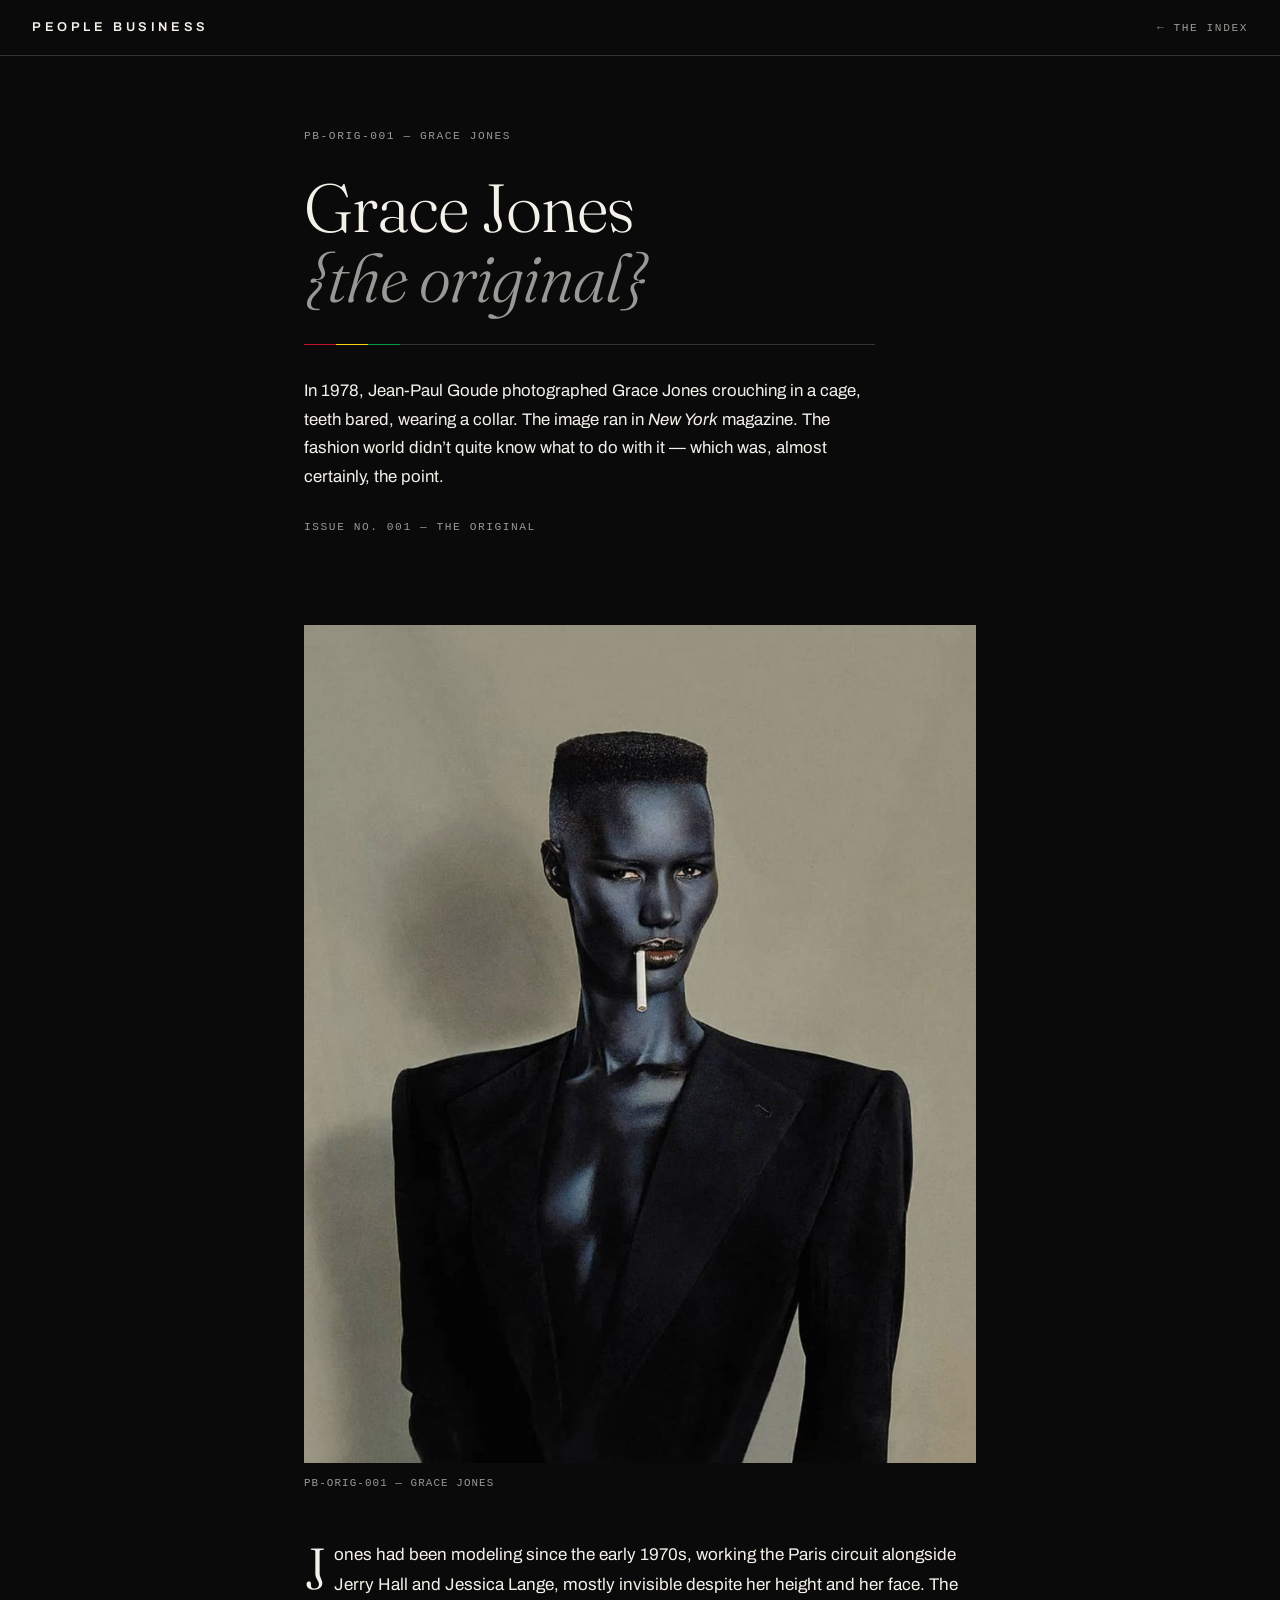
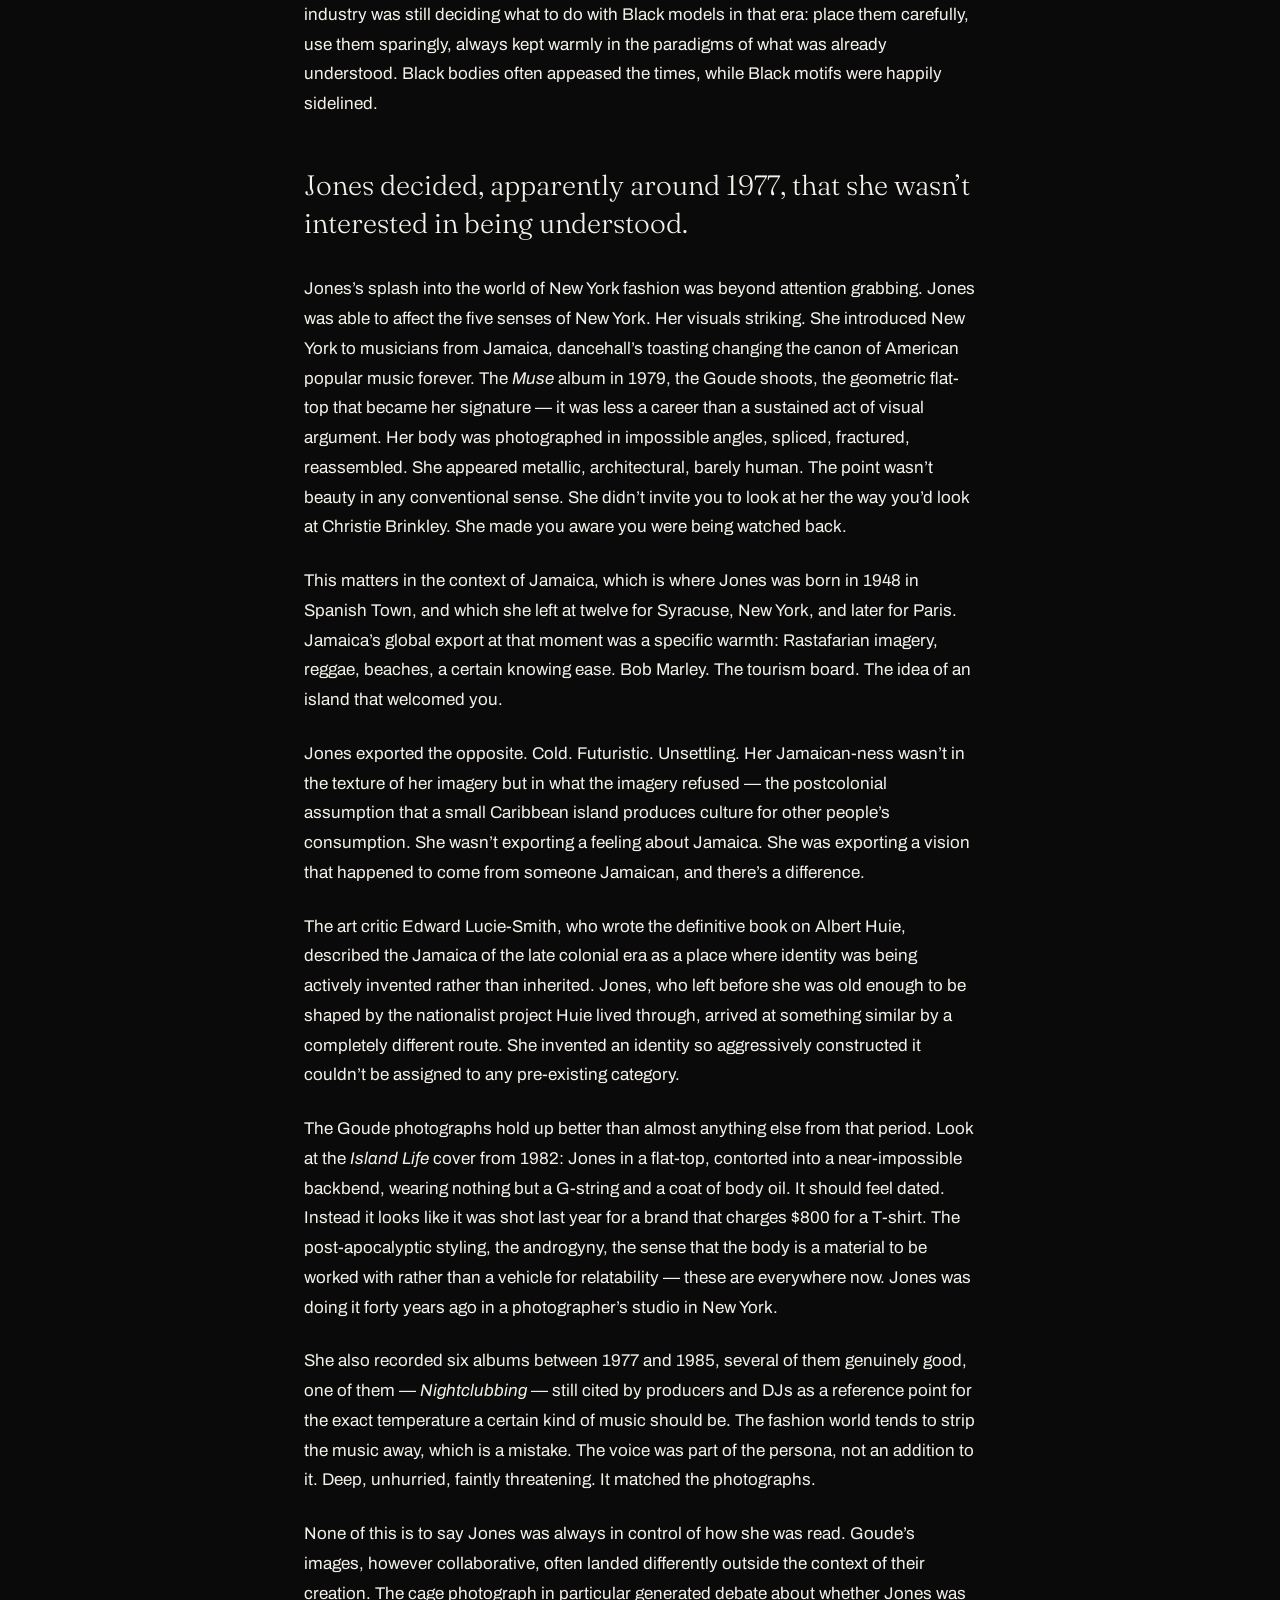
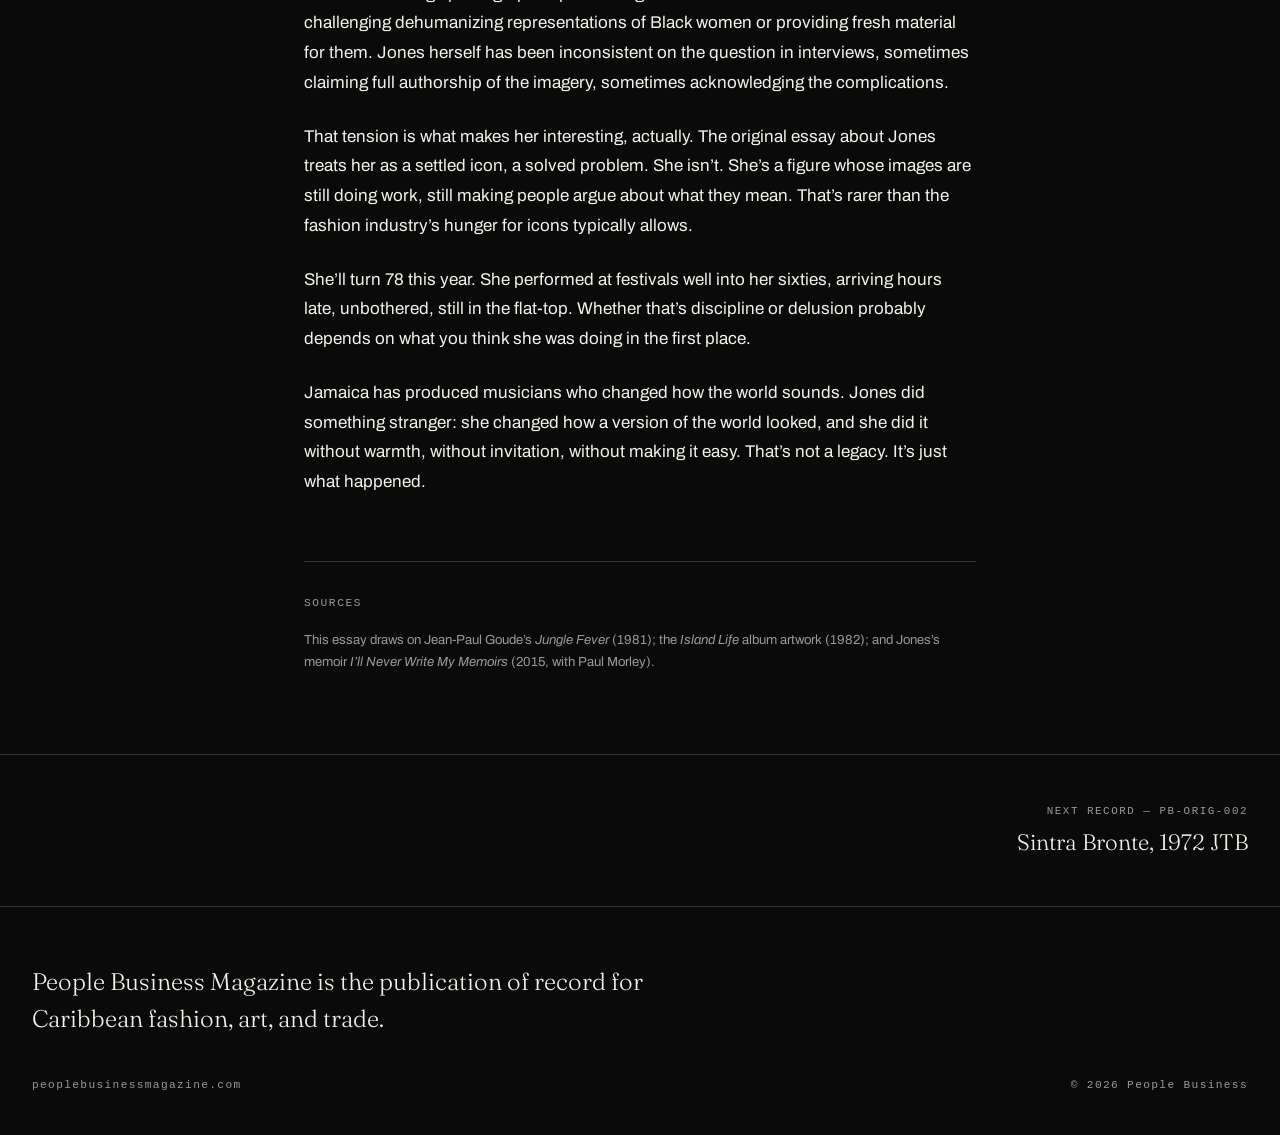
<file: articles/grace-jones.html>
<!DOCTYPE html>
<html lang="en">
<head>
<meta charset="UTF-8">
<meta name="viewport" content="width=device-width, initial-scale=1.0">
<title>Grace Jones {the original} — People Business Magazine</title>
<meta name="description" content="In 1978, Jean-Paul Goude photographed Grace Jones crouching in a cage. The fashion world didn't quite know what to do with it — which was, almost certainly, the point.">
<link rel="icon" href="data:image/svg+xml,%3Csvg%20xmlns=%27http://www.w3.org/2000/svg%27%20viewBox=%270%200%2064%2064%27%3E%3Crect%20width=%2764%27%20height=%2764%27%20fill=%27%230A0A0A%27/%3E%3Ctext%20x=%2732%27%20y=%2744%27%20text-anchor=%27middle%27%20font-family=%27Georgia,serif%27%20font-size=%2732%27%20fill=%27%23F4F1EA%27%3EPB%3C/text%3E%3C/svg%3E">
<meta property="og:site_name" content="People Business Magazine">
<meta property="og:type" content="article">
<meta property="og:title" content="Grace Jones {the original} — People Business Magazine">
<meta property="og:description" content="In 1978, Jean-Paul Goude photographed Grace Jones crouching in a cage. The fashion world didn't quite know what to do with it — which was, almost certainly, the point.">
<meta property="og:url" content="https://peoplebusinessmagazine.com/articles/grace-jones.html">
<meta property="og:image" content="https://peoplebusinessmagazine.com/assets/grace-jones.jpg">
<meta name="twitter:card" content="summary_large_image">
<link rel="preconnect" href="https://fonts.googleapis.com">
<link rel="preconnect" href="https://fonts.gstatic.com" crossorigin>
<link href="https://fonts.googleapis.com/css2?family=Fraunces:opsz,wght@9..144,300;9..144,400;9..144,500;9..144,600&family=Archivo:wght@400;500;600&family=Archivo+Expanded:wght@500;600&display=swap" rel="stylesheet">
<link rel="stylesheet" href="../css/style.css">
</head>
<body>

<nav class="article-nav">
  <div class="article-nav-inner">
    <a class="masthead" href="../index.html">People&nbsp;Business</a>
    <a class="back" href="../index.html#index">&larr;&nbsp;The Index</a>
  </div>
</nav>

<article class="article">

  <header class="article-head">
    <span class="accession">PB-ORIG-001 — GRACE&nbsp;JONES</span>
    <h1>Grace Jones<br><em>&#123;the original&#125;</em></h1>
    <p class="article-dek">In 1978, Jean-Paul Goude photographed Grace Jones crouching in a cage, teeth bared, wearing a collar. The image ran in <em>New York</em> magazine. The fashion world didn&rsquo;t quite know what to do with it — which was, almost certainly, the point.</p>
    <p class="article-byline">Issue No. 001 — The Original</p>
  </header>

  <figure class="article-figure">
    <img src="../assets/grace-jones.jpg" alt="Grace Jones in a black tailored suit with structured shoulders, a cigarette held between her lips, photographed against a plain grey ground." width="1200" height="1497">
    <figcaption>PB-ORIG-001 — GRACE JONES</figcaption>
  </figure>

  <div class="article-body">

    <p>Jones had been modeling since the early 1970s, working the Paris circuit alongside Jerry Hall and Jessica Lange, mostly invisible despite her height and her face. The industry was still deciding what to do with Black models in that era: place them carefully, use them sparingly, always kept warmly in the paradigms of what was already understood. Black bodies often appeased the times, while Black motifs were happily sidelined.</p>

    <p class="lede">Jones decided, apparently around 1977, that she wasn&rsquo;t interested in being understood.</p>

    <p>Jones&rsquo;s splash into the world of New York fashion was beyond attention grabbing. Jones was able to affect the five senses of New York. Her visuals striking. She introduced New York to musicians from Jamaica, dancehall&rsquo;s toasting changing the canon of American popular music forever. The <em>Muse</em> album in 1979, the Goude shoots, the geometric flat-top that became her signature — it was less a career than a sustained act of visual argument. Her body was photographed in impossible angles, spliced, fractured, reassembled. She appeared metallic, architectural, barely human. The point wasn&rsquo;t beauty in any conventional sense. She didn&rsquo;t invite you to look at her the way you&rsquo;d look at Christie Brinkley. She made you aware you were being watched back.</p>

    <p>This matters in the context of Jamaica, which is where Jones was born in 1948 in Spanish Town, and which she left at twelve for Syracuse, New York, and later for Paris. Jamaica&rsquo;s global export at that moment was a specific warmth: Rastafarian imagery, reggae, beaches, a certain knowing ease. Bob Marley. The tourism board. The idea of an island that welcomed you.</p>

    <p>Jones exported the opposite. Cold. Futuristic. Unsettling. Her Jamaican-ness wasn&rsquo;t in the texture of her imagery but in what the imagery refused — the postcolonial assumption that a small Caribbean island produces culture for other people&rsquo;s consumption. She wasn&rsquo;t exporting a feeling about Jamaica. She was exporting a vision that happened to come from someone Jamaican, and there&rsquo;s a difference.</p>

    <p>The art critic Edward Lucie-Smith, who wrote the definitive book on Albert Huie, described the Jamaica of the late colonial era as a place where identity was being actively invented rather than inherited. Jones, who left before she was old enough to be shaped by the nationalist project Huie lived through, arrived at something similar by a completely different route. She invented an identity so aggressively constructed it couldn&rsquo;t be assigned to any pre-existing category.</p>

    <p>The Goude photographs hold up better than almost anything else from that period. Look at the <em>Island Life</em> cover from 1982: Jones in a flat-top, contorted into a near-impossible backbend, wearing nothing but a G-string and a coat of body oil. It should feel dated. Instead it looks like it was shot last year for a brand that charges $800 for a T-shirt. The post-apocalyptic styling, the androgyny, the sense that the body is a material to be worked with rather than a vehicle for relatability — these are everywhere now. Jones was doing it forty years ago in a photographer&rsquo;s studio in New York.</p>

    <p>She also recorded six albums between 1977 and 1985, several of them genuinely good, one of them — <em>Nightclubbing</em> — still cited by producers and DJs as a reference point for the exact temperature a certain kind of music should be. The fashion world tends to strip the music away, which is a mistake. The voice was part of the persona, not an addition to it. Deep, unhurried, faintly threatening. It matched the photographs.</p>

    <p>None of this is to say Jones was always in control of how she was read. Goude&rsquo;s images, however collaborative, often landed differently outside the context of their creation. The cage photograph in particular generated debate about whether Jones was challenging dehumanizing representations of Black women or providing fresh material for them. Jones herself has been inconsistent on the question in interviews, sometimes claiming full authorship of the imagery, sometimes acknowledging the complications.</p>

    <p>That tension is what makes her interesting, actually. The original essay about Jones treats her as a settled icon, a solved problem. She isn&rsquo;t. She&rsquo;s a figure whose images are still doing work, still making people argue about what they mean. That&rsquo;s rarer than the fashion industry&rsquo;s hunger for icons typically allows.</p>

    <p>She&rsquo;ll turn 78 this year. She performed at festivals well into her sixties, arriving hours late, unbothered, still in the flat-top. Whether that&rsquo;s discipline or delusion probably depends on what you think she was doing in the first place.</p>

    <p>Jamaica has produced musicians who changed how the world sounds. Jones did something stranger: she changed how a version of the world looked, and she did it without warmth, without invitation, without making it easy. That&rsquo;s not a legacy. It&rsquo;s just what happened.</p>

  </div>

  <section class="article-sources">
    <h2>Sources</h2>
    <p>This essay draws on Jean-Paul Goude&rsquo;s <em>Jungle Fever</em> (1981); the <em>Island Life</em> album artwork (1982); and Jones&rsquo;s memoir <em>I&rsquo;ll Never Write My Memoirs</em> (2015, with Paul Morley).</p>
  </section>

</article>

<nav class="article-onward">
  <a class="onward-link next" href="sintra-bronte.html">
    <span class="onward-label">Next record — PB-ORIG-002</span>
    <span class="onward-title">Sintra Bronte, 1972 JTB</span>
  </a>
</nav>

<footer class="footer">
  <p class="footer-line">People Business Magazine is the publication of record for Caribbean fashion, art, and trade.</p>
  <p class="footer-meta"><span>peoplebusinessmagazine.com</span><span>&copy; 2026 People Business</span></p>
</footer>

</body>
</html>
</file>
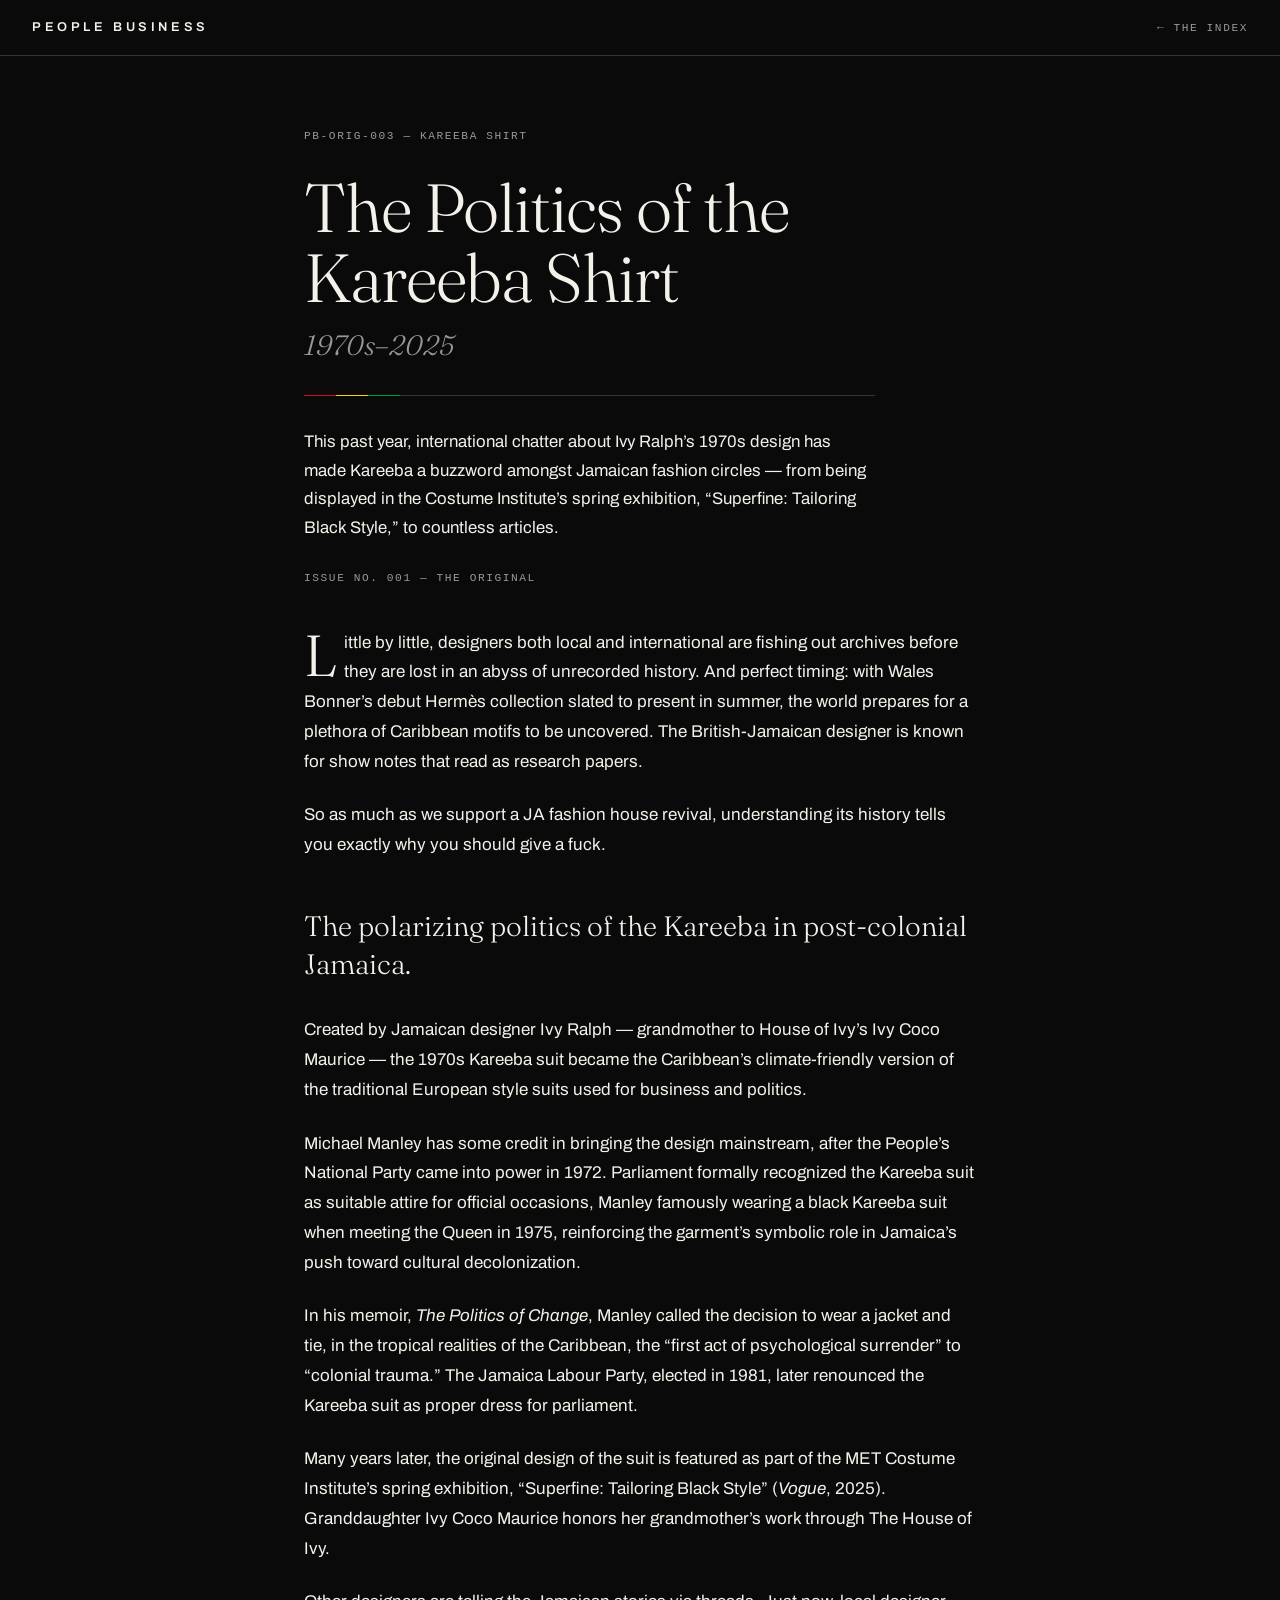
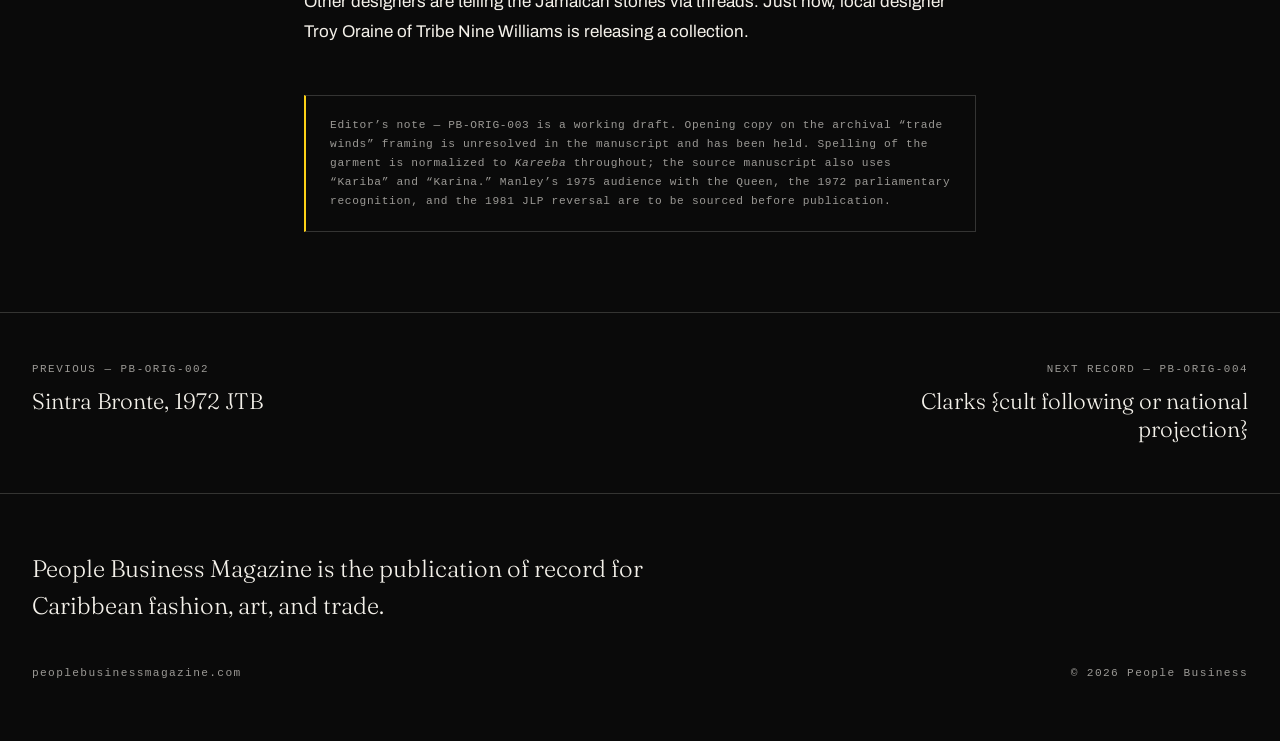
<file: articles/kareeba-shirt.html>
<!DOCTYPE html>
<html lang="en">
<head>
<meta charset="UTF-8">
<meta name="viewport" content="width=device-width, initial-scale=1.0">
<title>The Politics of the Kareeba Shirt, 1970s–2025 — People Business Magazine</title>
<meta name="description" content="Ivy Ralph's design, Michael Manley's parliament, and the suit the Costume Institute finally caught up with.">
<link rel="icon" href="data:image/svg+xml,%3Csvg%20xmlns=%27http://www.w3.org/2000/svg%27%20viewBox=%270%200%2064%2064%27%3E%3Crect%20width=%2764%27%20height=%2764%27%20fill=%27%230A0A0A%27/%3E%3Ctext%20x=%2732%27%20y=%2744%27%20text-anchor=%27middle%27%20font-family=%27Georgia,serif%27%20font-size=%2732%27%20fill=%27%23F4F1EA%27%3EPB%3C/text%3E%3C/svg%3E">
<meta property="og:site_name" content="People Business Magazine">
<meta property="og:type" content="article">
<meta property="og:title" content="The Politics of the Kareeba Shirt, 1970s–2025 — People Business Magazine">
<meta property="og:description" content="Ivy Ralph's design, Michael Manley's parliament, and the suit the Costume Institute finally caught up with.">
<meta property="og:url" content="https://peoplebusinessmagazine.com/articles/kareeba-shirt.html">
<meta property="og:image" content="https://peoplebusinessmagazine.com/assets/grace-jones.jpg">
<meta name="twitter:card" content="summary_large_image">
<link rel="preconnect" href="https://fonts.googleapis.com">
<link rel="preconnect" href="https://fonts.gstatic.com" crossorigin>
<link href="https://fonts.googleapis.com/css2?family=Fraunces:opsz,wght@9..144,300;9..144,400;9..144,500;9..144,600&family=Archivo:wght@400;500;600&family=Archivo+Expanded:wght@500;600&display=swap" rel="stylesheet">
<link rel="stylesheet" href="../css/style.css">
</head>
<body>

<nav class="article-nav">
  <div class="article-nav-inner">
    <a class="masthead" href="../index.html">People&nbsp;Business</a>
    <a class="back" href="../index.html#index">&larr;&nbsp;The Index</a>
  </div>
</nav>

<article class="article">

  <header class="article-head">
    <span class="accession">PB-ORIG-003 — KAREEBA&nbsp;SHIRT</span>
    <h1>The Politics of the Kareeba Shirt</h1>
    <p class="article-subtitle">1970s&ndash;2025</p>
    <p class="article-dek">This past year, international chatter about Ivy Ralph&rsquo;s 1970s design has made Kareeba a buzzword amongst Jamaican fashion circles — from being displayed in the Costume Institute&rsquo;s spring exhibition, &ldquo;Superfine: Tailoring Black Style,&rdquo; to countless articles.</p>
    <p class="article-byline">Issue No. 001 — The Original</p>
  </header>

  <div class="article-body">

    <p>Little by little, designers both local and international are fishing out archives before they are lost in an abyss of unrecorded history. And perfect timing: with Wales Bonner&rsquo;s debut Herm&egrave;s collection slated to present in summer, the world prepares for a plethora of Caribbean motifs to be uncovered. The British-Jamaican designer is known for show notes that read as research papers.</p>

    <p>So as much as we support a JA fashion house revival, understanding its history tells you exactly why you should give a fuck.</p>

    <p class="lede">The polarizing politics of the Kareeba in post-colonial Jamaica.</p>

    <p>Created by Jamaican designer Ivy Ralph — grandmother to House of Ivy&rsquo;s Ivy Coco Maurice — the 1970s Kareeba suit became the Caribbean&rsquo;s climate-friendly version of the traditional European style suits used for business and politics.</p>

    <p>Michael Manley has some credit in bringing the design mainstream, after the People&rsquo;s National Party came into power in 1972. Parliament formally recognized the Kareeba suit as suitable attire for official occasions, Manley famously wearing a black Kareeba suit when meeting the Queen in 1975, reinforcing the garment&rsquo;s symbolic role in Jamaica&rsquo;s push toward cultural decolonization.</p>

    <p>In his memoir, <em>The Politics of Change</em>, Manley called the decision to wear a jacket and tie, in the tropical realities of the Caribbean, the &ldquo;first act of psychological surrender&rdquo; to &ldquo;colonial trauma.&rdquo; The Jamaica Labour Party, elected in 1981, later renounced the Kareeba suit as proper dress for parliament.</p>

    <p>Many years later, the original design of the suit is featured as part of the MET Costume Institute&rsquo;s spring exhibition, &ldquo;Superfine: Tailoring Black Style&rdquo; (<em>Vogue</em>, 2025). Granddaughter Ivy Coco Maurice honors her grandmother&rsquo;s work through The House of Ivy.</p>

    <p>Other designers are telling the Jamaican stories via threads. Just now, local designer Troy Oraine of Tribe Nine Williams is releasing a collection.</p>

  </div>

  <div class="article-status">
    Editor&rsquo;s note — PB-ORIG-003 is a working draft. Opening copy on the archival &ldquo;trade winds&rdquo; framing is unresolved in the manuscript and has been held. Spelling of the garment is normalized to <em>Kareeba</em> throughout; the source manuscript also uses &ldquo;Kariba&rdquo; and &ldquo;Karina.&rdquo; Manley&rsquo;s 1975 audience with the Queen, the 1972 parliamentary recognition, and the 1981 JLP reversal are to be sourced before publication.
  </div>

</article>

<nav class="article-onward">
  <a class="onward-link prev" href="sintra-bronte.html">
    <span class="onward-label">Previous — PB-ORIG-002</span>
    <span class="onward-title">Sintra Bronte, 1972 JTB</span>
  </a>
  <a class="onward-link next" href="clarks.html">
    <span class="onward-label">Next record — PB-ORIG-004</span>
    <span class="onward-title">Clarks {cult following or national projection}</span>
  </a>
</nav>

<footer class="footer">
  <p class="footer-line">People Business Magazine is the publication of record for Caribbean fashion, art, and trade.</p>
  <p class="footer-meta"><span>peoplebusinessmagazine.com</span><span>&copy; 2026 People Business</span></p>
</footer>

</body>
</html>
</file>
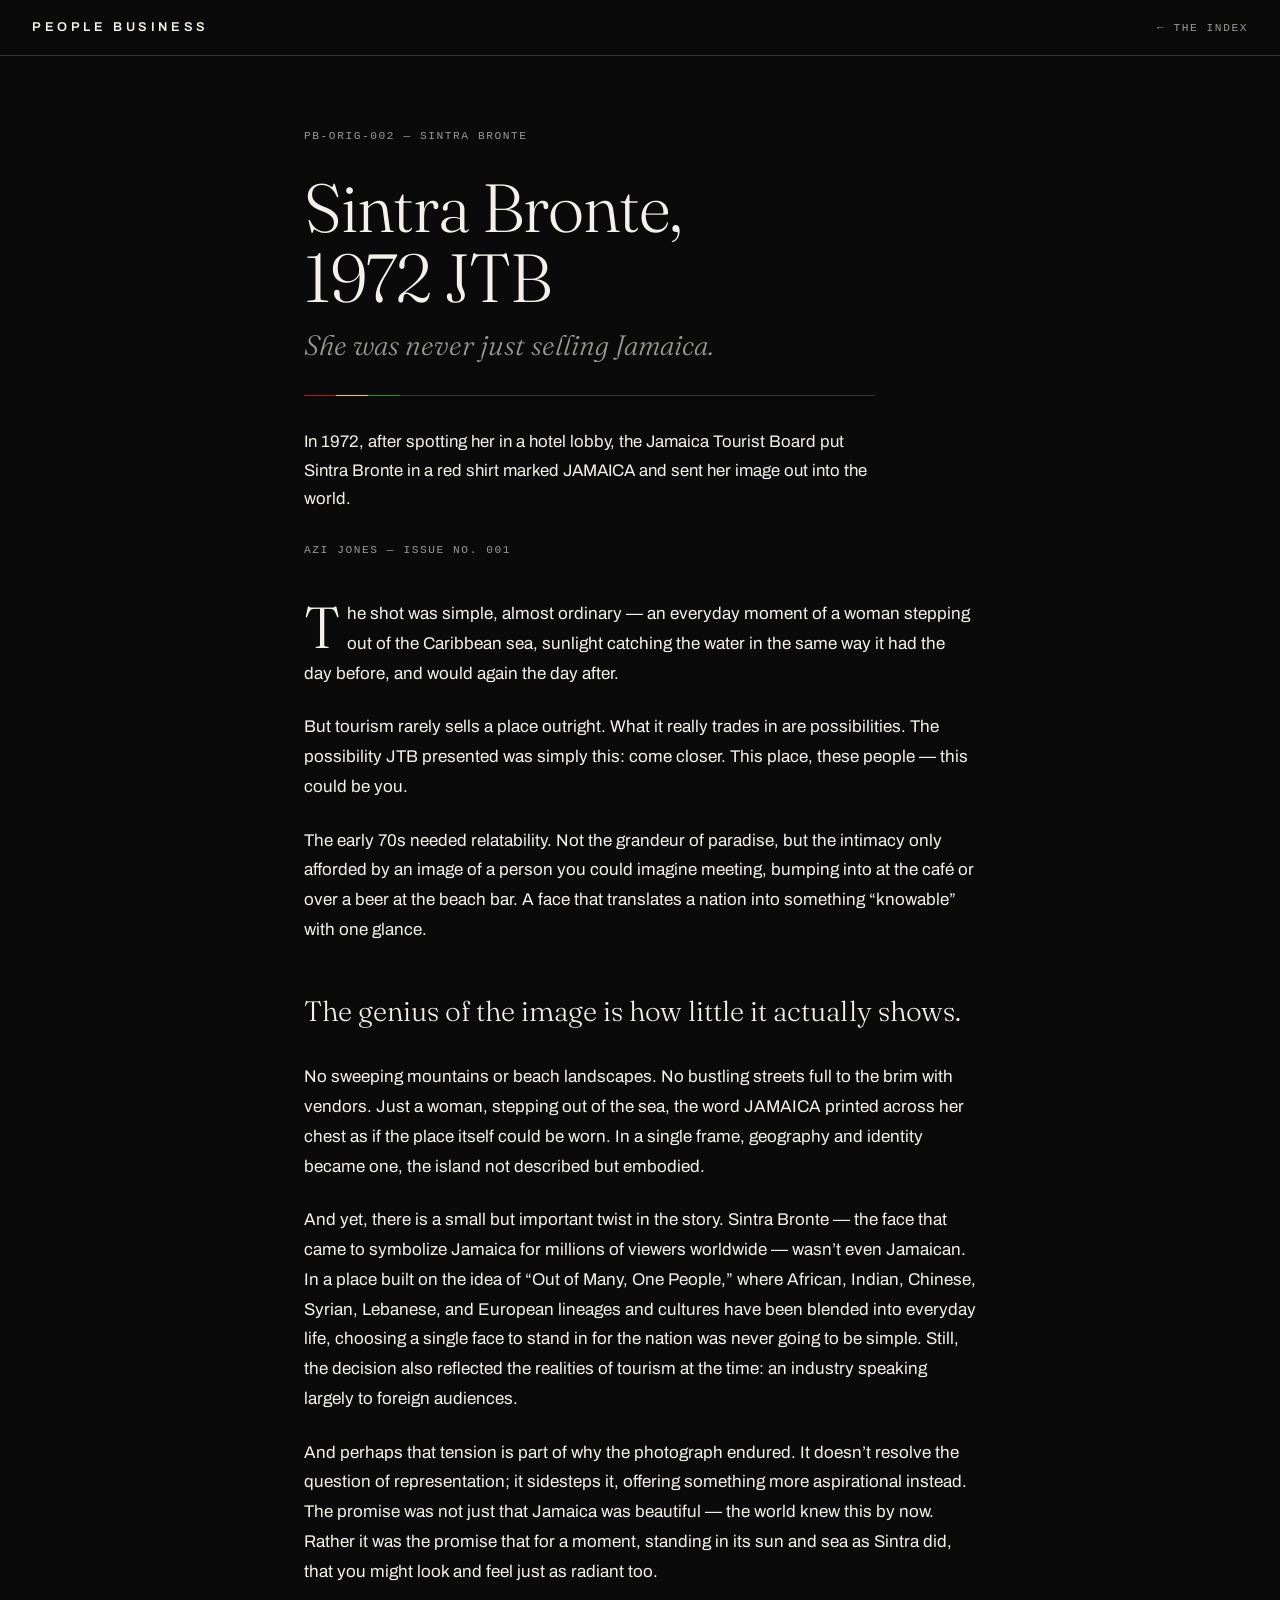
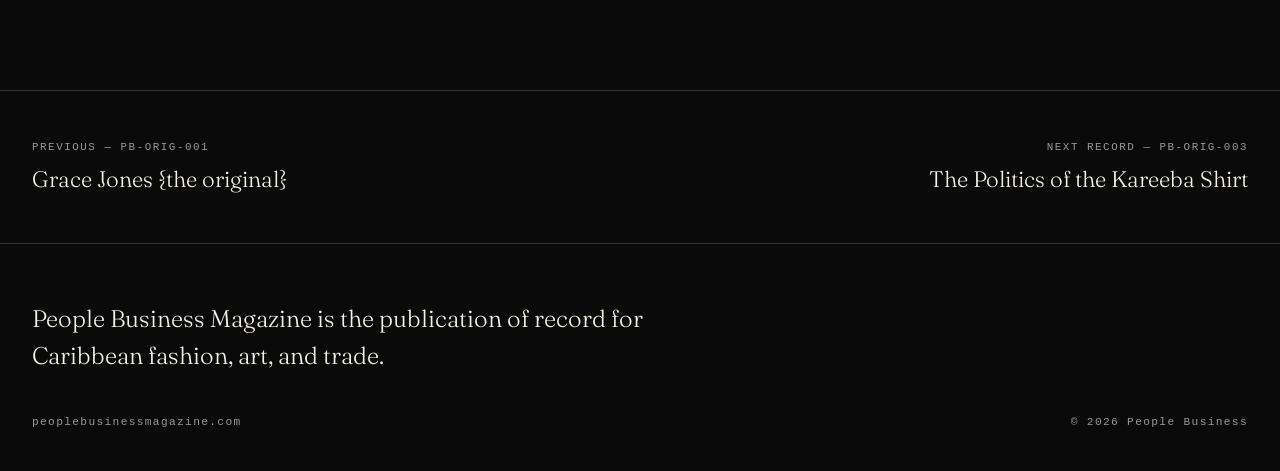
<file: articles/sintra-bronte.html>
<!DOCTYPE html>
<html lang="en">
<head>
<meta charset="UTF-8">
<meta name="viewport" content="width=device-width, initial-scale=1.0">
<title>Sintra Bronte, 1972 JTB — People Business Magazine</title>
<meta name="description" content="In 1972 the Jamaica Tourist Board put Sintra Bronte in a red shirt marked JAMAICA and sent her image out into the world. She wasn't even Jamaican.">
<link rel="icon" href="data:image/svg+xml,%3Csvg%20xmlns=%27http://www.w3.org/2000/svg%27%20viewBox=%270%200%2064%2064%27%3E%3Crect%20width=%2764%27%20height=%2764%27%20fill=%27%230A0A0A%27/%3E%3Ctext%20x=%2732%27%20y=%2744%27%20text-anchor=%27middle%27%20font-family=%27Georgia,serif%27%20font-size=%2732%27%20fill=%27%23F4F1EA%27%3EPB%3C/text%3E%3C/svg%3E">
<meta property="og:site_name" content="People Business Magazine">
<meta property="og:type" content="article">
<meta property="og:title" content="Sintra Bronte, 1972 JTB — People Business Magazine">
<meta property="og:description" content="In 1972 the Jamaica Tourist Board put Sintra Bronte in a red shirt marked JAMAICA and sent her image out into the world. She wasn't even Jamaican.">
<meta property="og:url" content="https://peoplebusinessmagazine.com/articles/sintra-bronte.html">
<meta property="og:image" content="https://peoplebusinessmagazine.com/assets/grace-jones.jpg">
<meta name="twitter:card" content="summary_large_image">
<link rel="preconnect" href="https://fonts.googleapis.com">
<link rel="preconnect" href="https://fonts.gstatic.com" crossorigin>
<link href="https://fonts.googleapis.com/css2?family=Fraunces:opsz,wght@9..144,300;9..144,400;9..144,500;9..144,600&family=Archivo:wght@400;500;600&family=Archivo+Expanded:wght@500;600&display=swap" rel="stylesheet">
<link rel="stylesheet" href="../css/style.css">
</head>
<body>

<nav class="article-nav">
  <div class="article-nav-inner">
    <a class="masthead" href="../index.html">People&nbsp;Business</a>
    <a class="back" href="../index.html#index">&larr;&nbsp;The Index</a>
  </div>
</nav>

<article class="article">

  <header class="article-head">
    <span class="accession">PB-ORIG-002 — SINTRA&nbsp;BRONTE</span>
    <h1>Sintra Bronte,<br>1972 JTB</h1>
    <p class="article-subtitle">She was never just selling Jamaica.</p>
    <p class="article-dek">In 1972, after spotting her in a hotel lobby, the Jamaica Tourist Board put Sintra Bronte in a red shirt marked JAMAICA and sent her image out into the world.</p>
    <p class="article-byline">Azi Jones — Issue No. 001</p>
  </header>

  <div class="article-body">

    <p>The shot was simple, almost ordinary — an everyday moment of a woman stepping out of the Caribbean sea, sunlight catching the water in the same way it had the day before, and would again the day after.</p>

    <p>But tourism rarely sells a place outright. What it really trades in are possibilities. The possibility JTB presented was simply this: come closer. This place, these people — this could be you.</p>

    <p>The early 70s needed relatability. Not the grandeur of paradise, but the intimacy only afforded by an image of a person you could imagine meeting, bumping into at the caf&eacute; or over a beer at the beach bar. A face that translates a nation into something &ldquo;knowable&rdquo; with one glance.</p>

    <p class="lede">The genius of the image is how little it actually shows.</p>

    <p>No sweeping mountains or beach landscapes. No bustling streets full to the brim with vendors. Just a woman, stepping out of the sea, the word JAMAICA printed across her chest as if the place itself could be worn. In a single frame, geography and identity became one, the island not described but embodied.</p>

    <p>And yet, there is a small but important twist in the story. Sintra Bronte — the face that came to symbolize Jamaica for millions of viewers worldwide — wasn&rsquo;t even Jamaican. In a place built on the idea of &ldquo;Out of Many, One People,&rdquo; where African, Indian, Chinese, Syrian, Lebanese, and European lineages and cultures have been blended into everyday life, choosing a single face to stand in for the nation was never going to be simple. Still, the decision also reflected the realities of tourism at the time: an industry speaking largely to foreign audiences.</p>

    <p>And perhaps that tension is part of why the photograph endured. It doesn&rsquo;t resolve the question of representation; it sidesteps it, offering something more aspirational instead. The promise was not just that Jamaica was beautiful — the world knew this by now. Rather it was the promise that for a moment, standing in its sun and sea as Sintra did, that you might look and feel just as radiant too.</p>

  </div>

</article>

<nav class="article-onward">
  <a class="onward-link prev" href="grace-jones.html">
    <span class="onward-label">Previous — PB-ORIG-001</span>
    <span class="onward-title">Grace Jones {the original}</span>
  </a>
  <a class="onward-link next" href="kareeba-shirt.html">
    <span class="onward-label">Next record — PB-ORIG-003</span>
    <span class="onward-title">The Politics of the Kareeba Shirt</span>
  </a>
</nav>

<footer class="footer">
  <p class="footer-line">People Business Magazine is the publication of record for Caribbean fashion, art, and trade.</p>
  <p class="footer-meta"><span>peoplebusinessmagazine.com</span><span>&copy; 2026 People Business</span></p>
</footer>

</body>
</html>
</file>
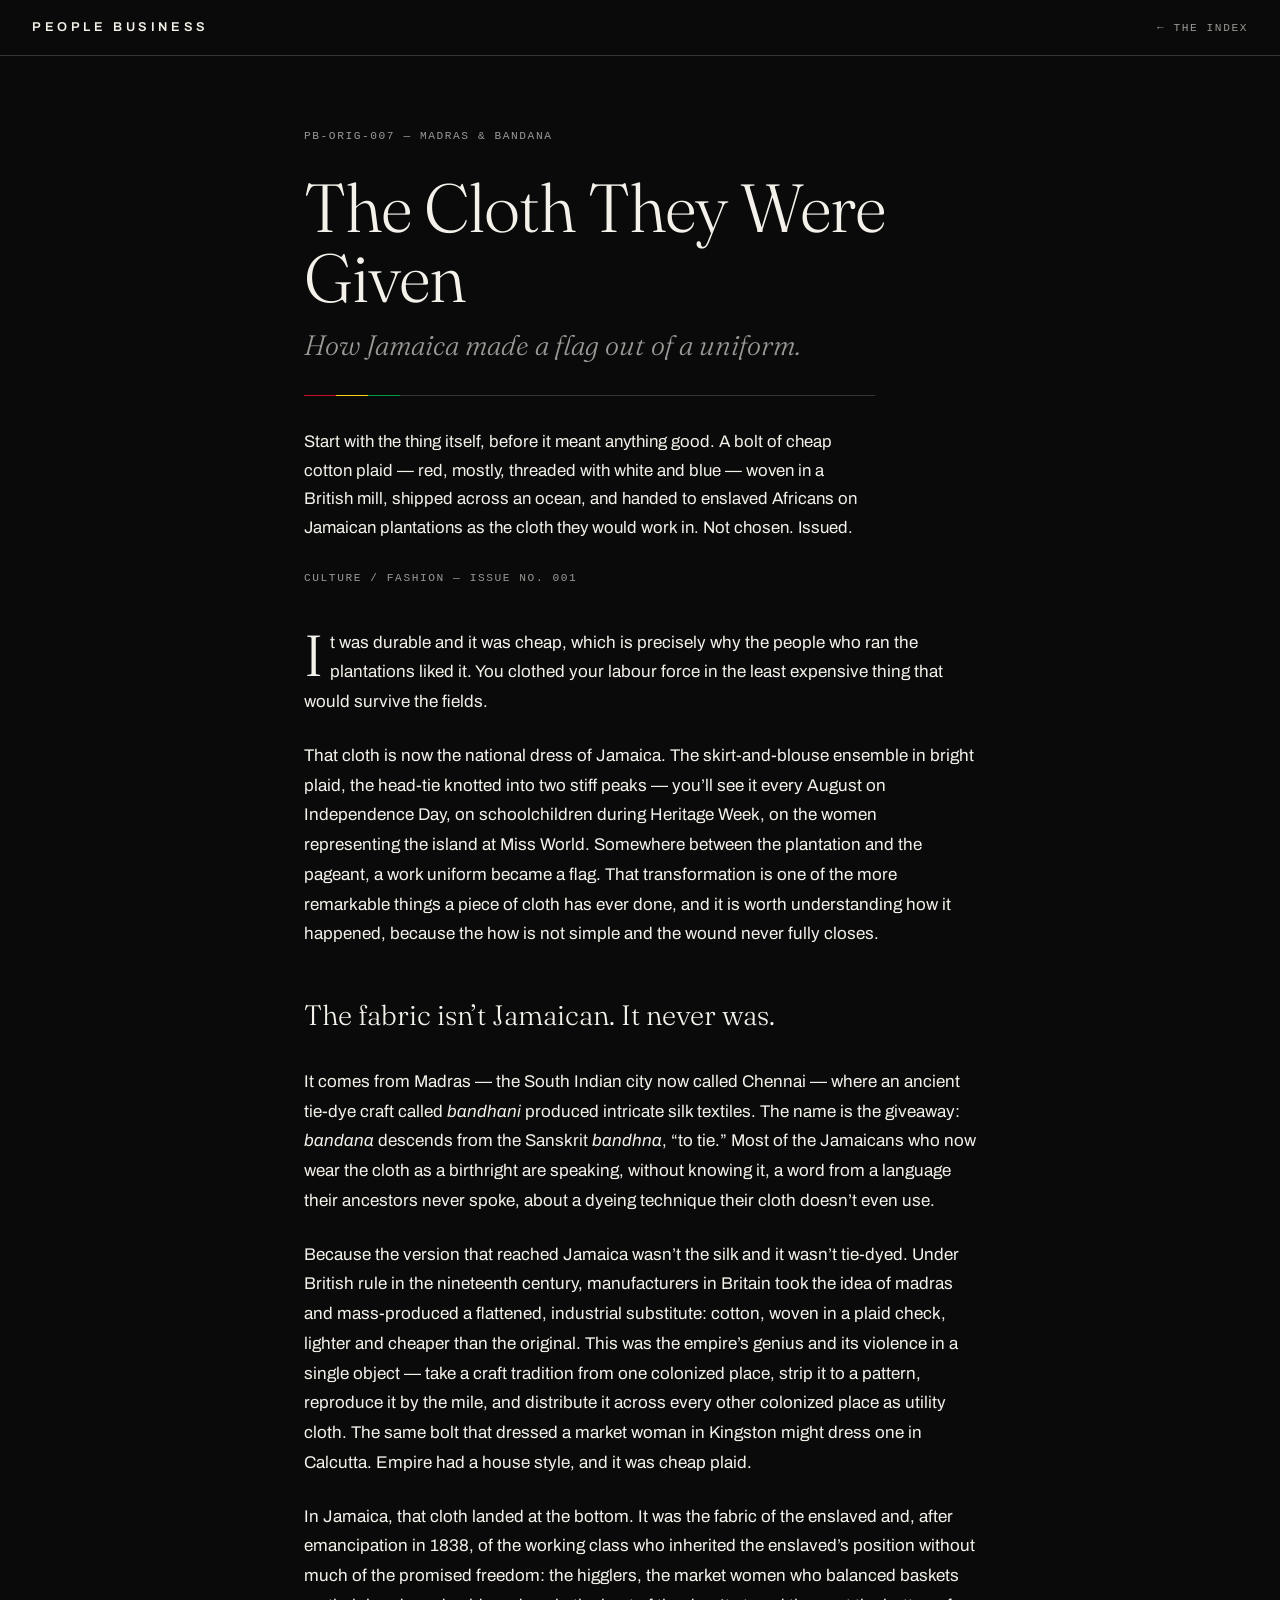
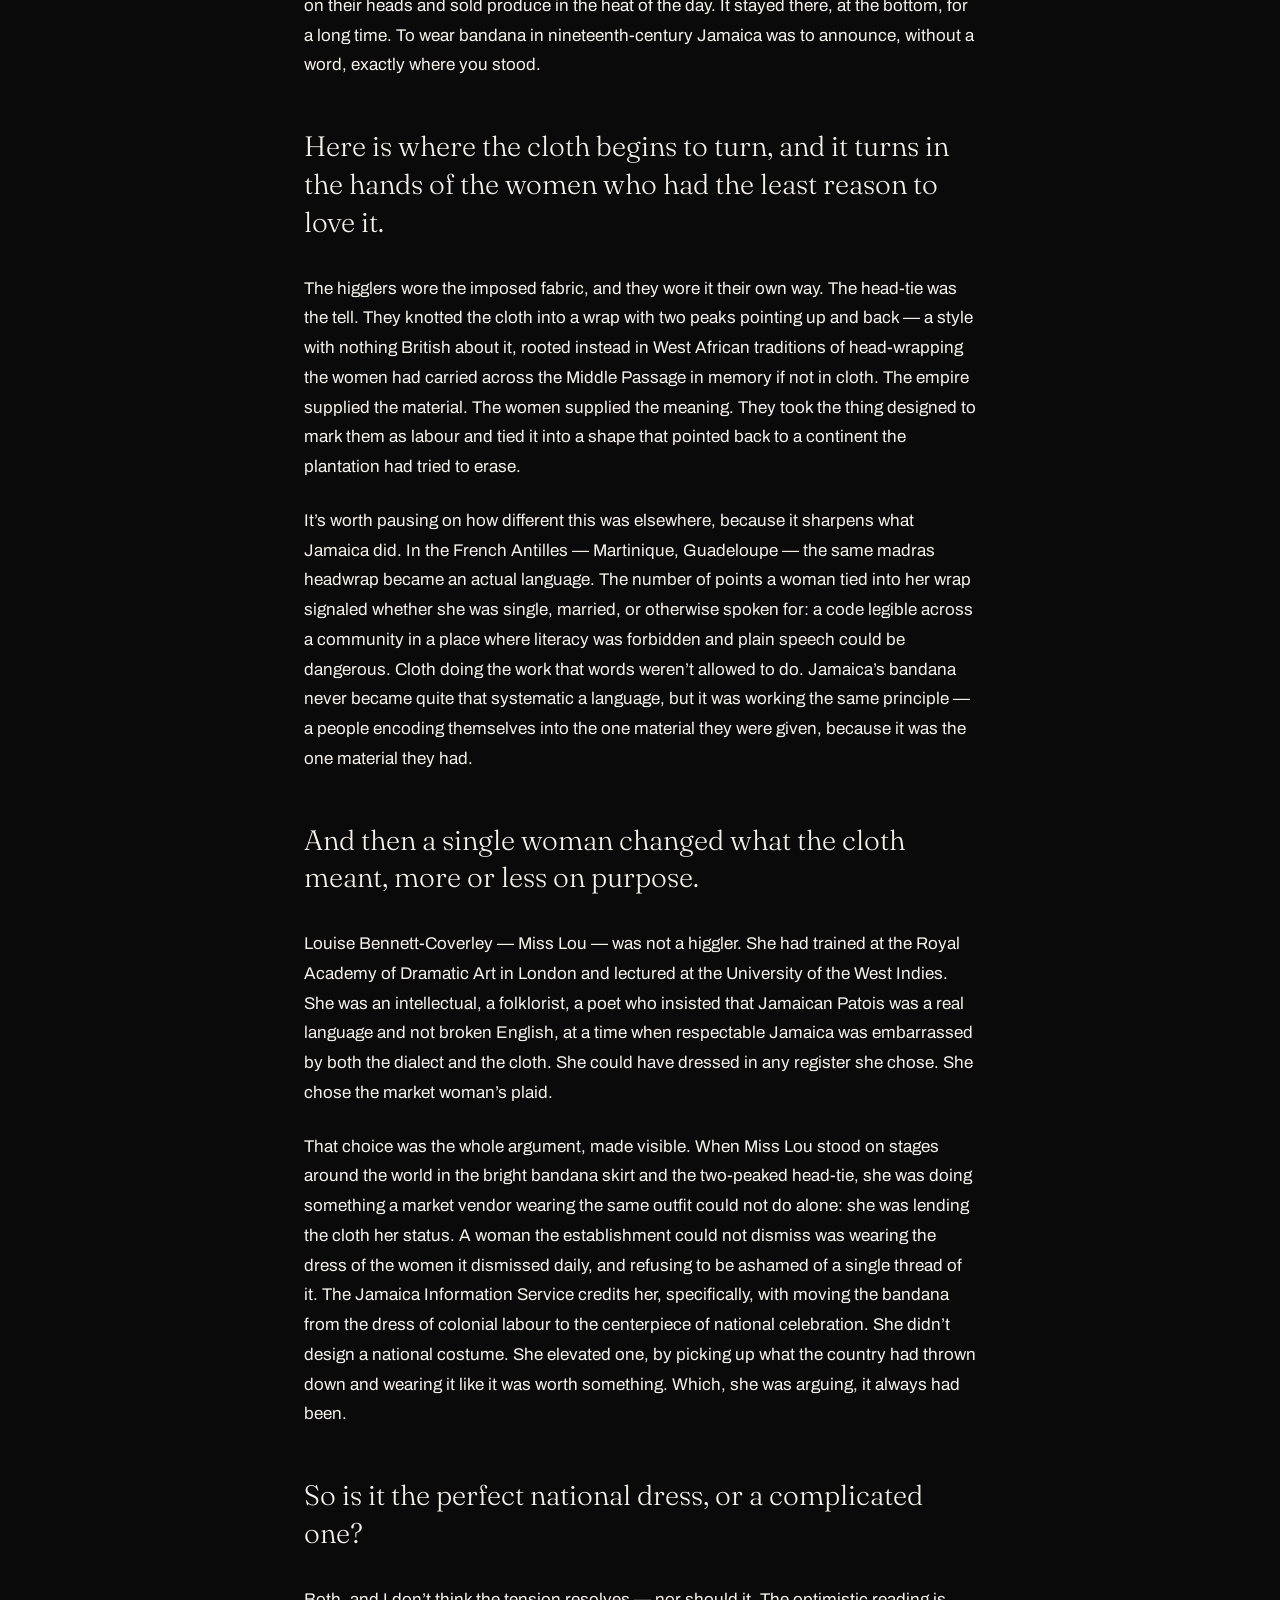
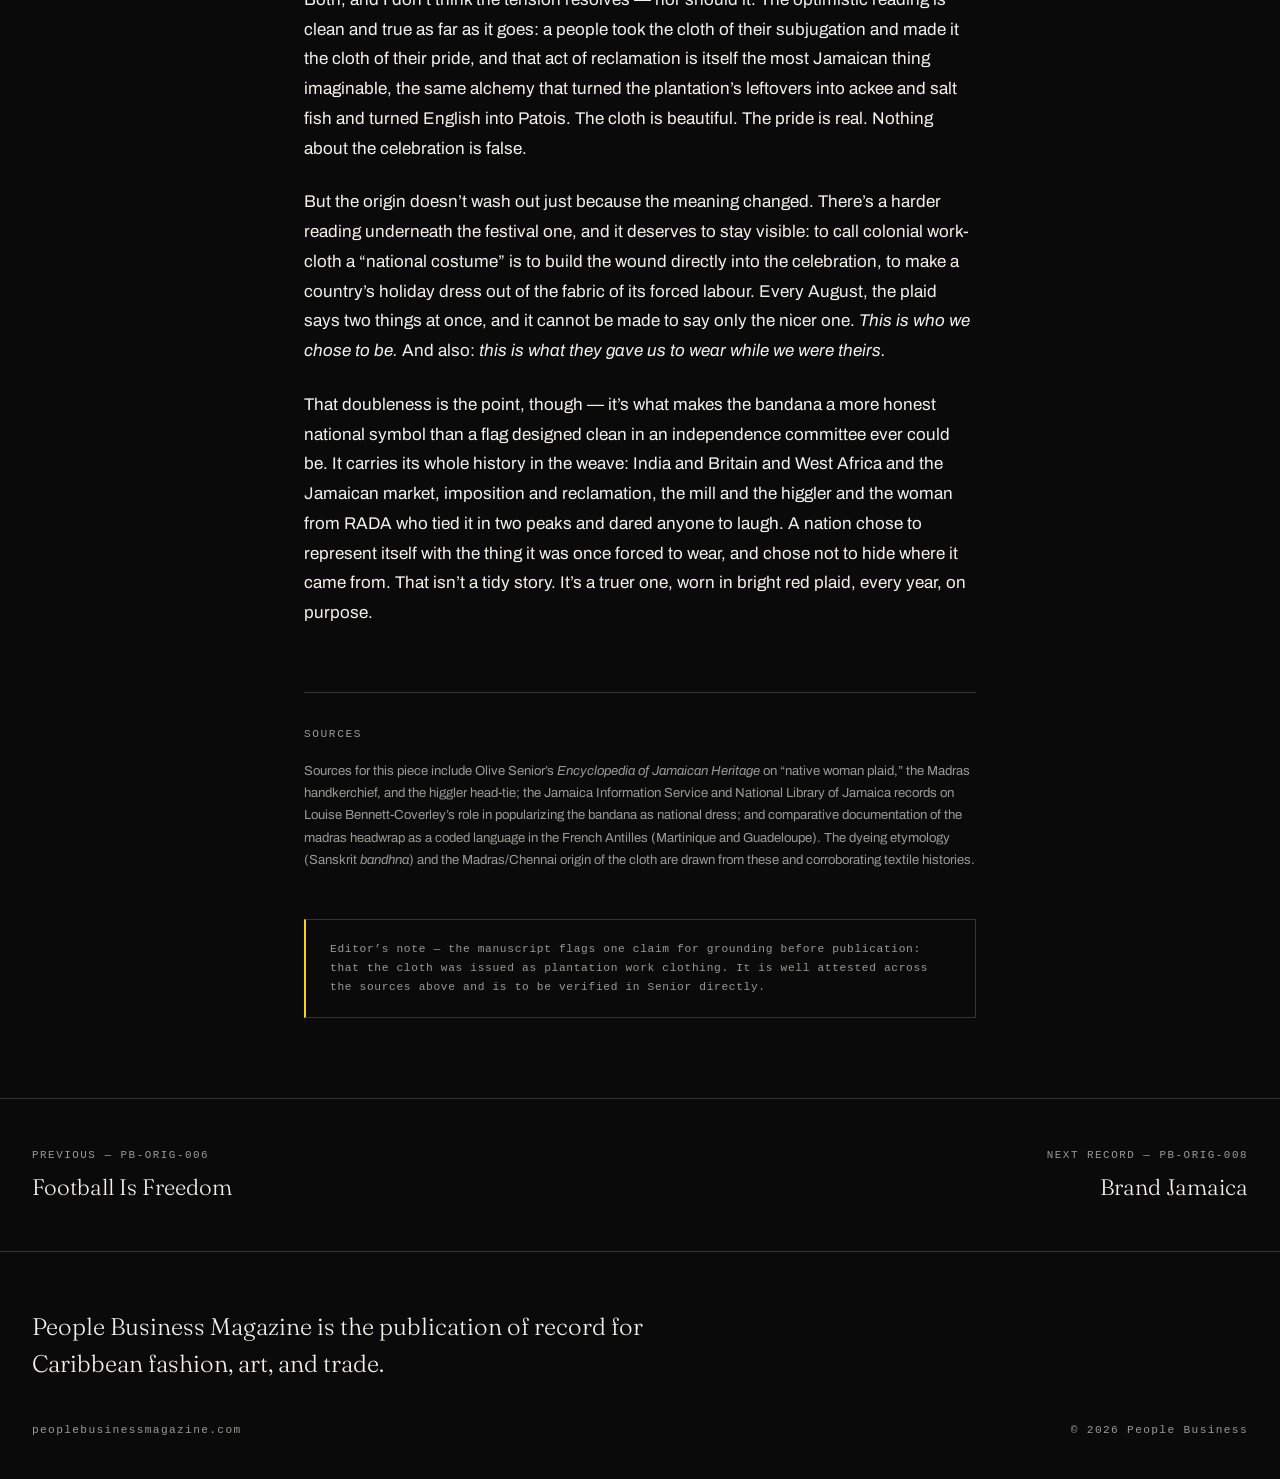
<file: articles/the-cloth-they-were-given.html>
<!DOCTYPE html>
<html lang="en">
<head>
<meta charset="UTF-8">
<meta name="viewport" content="width=device-width, initial-scale=1.0">
<title>The Cloth They Were Given — People Business Magazine</title>
<meta name="description" content="How Jamaica made a flag out of a uniform: madras, bandana, the higgler's head-tie, and Miss Lou.">
<link rel="icon" href="data:image/svg+xml,%3Csvg%20xmlns=%27http://www.w3.org/2000/svg%27%20viewBox=%270%200%2064%2064%27%3E%3Crect%20width=%2764%27%20height=%2764%27%20fill=%27%230A0A0A%27/%3E%3Ctext%20x=%2732%27%20y=%2744%27%20text-anchor=%27middle%27%20font-family=%27Georgia,serif%27%20font-size=%2732%27%20fill=%27%23F4F1EA%27%3EPB%3C/text%3E%3C/svg%3E">
<meta property="og:site_name" content="People Business Magazine">
<meta property="og:type" content="article">
<meta property="og:title" content="The Cloth They Were Given — People Business Magazine">
<meta property="og:description" content="How Jamaica made a flag out of a uniform: madras, bandana, the higgler's head-tie, and Miss Lou.">
<meta property="og:url" content="https://peoplebusinessmagazine.com/articles/the-cloth-they-were-given.html">
<meta property="og:image" content="https://peoplebusinessmagazine.com/assets/grace-jones.jpg">
<meta name="twitter:card" content="summary_large_image">
<link rel="preconnect" href="https://fonts.googleapis.com">
<link rel="preconnect" href="https://fonts.gstatic.com" crossorigin>
<link href="https://fonts.googleapis.com/css2?family=Fraunces:opsz,wght@9..144,300;9..144,400;9..144,500;9..144,600&family=Archivo:wght@400;500;600&family=Archivo+Expanded:wght@500;600&display=swap" rel="stylesheet">
<link rel="stylesheet" href="../css/style.css">
</head>
<body>

<nav class="article-nav">
  <div class="article-nav-inner">
    <a class="masthead" href="../index.html">People&nbsp;Business</a>
    <a class="back" href="../index.html#index">&larr;&nbsp;The Index</a>
  </div>
</nav>

<article class="article">

  <header class="article-head">
    <span class="accession">PB-ORIG-007 — MADRAS &amp; BANDANA</span>
    <h1>The Cloth They Were Given</h1>
    <p class="article-subtitle">How Jamaica made a flag out of a uniform.</p>
    <p class="article-dek">Start with the thing itself, before it meant anything good. A bolt of cheap cotton plaid — red, mostly, threaded with white and blue — woven in a British mill, shipped across an ocean, and handed to enslaved Africans on Jamaican plantations as the cloth they would work in. Not chosen. Issued.</p>
    <p class="article-byline">Culture / Fashion — Issue No. 001</p>
  </header>

  <div class="article-body">

    <p>It was durable and it was cheap, which is precisely why the people who ran the plantations liked it. You clothed your labour force in the least expensive thing that would survive the fields.</p>

    <p>That cloth is now the national dress of Jamaica. The skirt-and-blouse ensemble in bright plaid, the head-tie knotted into two stiff peaks — you&rsquo;ll see it every August on Independence Day, on schoolchildren during Heritage Week, on the women representing the island at Miss World. Somewhere between the plantation and the pageant, a work uniform became a flag. That transformation is one of the more remarkable things a piece of cloth has ever done, and it is worth understanding how it happened, because the how is not simple and the wound never fully closes.</p>

    <p class="lede">The fabric isn&rsquo;t Jamaican. It never was.</p>

    <p>It comes from Madras — the South Indian city now called Chennai — where an ancient tie-dye craft called <em>bandhani</em> produced intricate silk textiles. The name is the giveaway: <em>bandana</em> descends from the Sanskrit <em>bandhna</em>, &ldquo;to tie.&rdquo; Most of the Jamaicans who now wear the cloth as a birthright are speaking, without knowing it, a word from a language their ancestors never spoke, about a dyeing technique their cloth doesn&rsquo;t even use.</p>

    <p>Because the version that reached Jamaica wasn&rsquo;t the silk and it wasn&rsquo;t tie-dyed. Under British rule in the nineteenth century, manufacturers in Britain took the idea of madras and mass-produced a flattened, industrial substitute: cotton, woven in a plaid check, lighter and cheaper than the original. This was the empire&rsquo;s genius and its violence in a single object — take a craft tradition from one colonized place, strip it to a pattern, reproduce it by the mile, and distribute it across every other colonized place as utility cloth. The same bolt that dressed a market woman in Kingston might dress one in Calcutta. Empire had a house style, and it was cheap plaid.</p>

    <p>In Jamaica, that cloth landed at the bottom. It was the fabric of the enslaved and, after emancipation in 1838, of the working class who inherited the enslaved&rsquo;s position without much of the promised freedom: the higglers, the market women who balanced baskets on their heads and sold produce in the heat of the day. It stayed there, at the bottom, for a long time. To wear bandana in nineteenth-century Jamaica was to announce, without a word, exactly where you stood.</p>

    <p class="lede">Here is where the cloth begins to turn, and it turns in the hands of the women who had the least reason to love it.</p>

    <p>The higglers wore the imposed fabric, and they wore it their own way. The head-tie was the tell. They knotted the cloth into a wrap with two peaks pointing up and back — a style with nothing British about it, rooted instead in West African traditions of head-wrapping the women had carried across the Middle Passage in memory if not in cloth. The empire supplied the material. The women supplied the meaning. They took the thing designed to mark them as labour and tied it into a shape that pointed back to a continent the plantation had tried to erase.</p>

    <p>It&rsquo;s worth pausing on how different this was elsewhere, because it sharpens what Jamaica did. In the French Antilles — Martinique, Guadeloupe — the same madras headwrap became an actual language. The number of points a woman tied into her wrap signaled whether she was single, married, or otherwise spoken for: a code legible across a community in a place where literacy was forbidden and plain speech could be dangerous. Cloth doing the work that words weren&rsquo;t allowed to do. Jamaica&rsquo;s bandana never became quite that systematic a language, but it was working the same principle — a people encoding themselves into the one material they were given, because it was the one material they had.</p>

    <p class="lede">And then a single woman changed what the cloth meant, more or less on purpose.</p>

    <p>Louise Bennett-Coverley — Miss Lou — was not a higgler. She had trained at the Royal Academy of Dramatic Art in London and lectured at the University of the West Indies. She was an intellectual, a folklorist, a poet who insisted that Jamaican Patois was a real language and not broken English, at a time when respectable Jamaica was embarrassed by both the dialect and the cloth. She could have dressed in any register she chose. She chose the market woman&rsquo;s plaid.</p>

    <p>That choice was the whole argument, made visible. When Miss Lou stood on stages around the world in the bright bandana skirt and the two-peaked head-tie, she was doing something a market vendor wearing the same outfit could not do alone: she was lending the cloth her status. A woman the establishment could not dismiss was wearing the dress of the women it dismissed daily, and refusing to be ashamed of a single thread of it. The Jamaica Information Service credits her, specifically, with moving the bandana from the dress of colonial labour to the centerpiece of national celebration. She didn&rsquo;t design a national costume. She elevated one, by picking up what the country had thrown down and wearing it like it was worth something. Which, she was arguing, it always had been.</p>

    <p class="lede">So is it the perfect national dress, or a complicated one?</p>

    <p>Both, and I don&rsquo;t think the tension resolves — nor should it. The optimistic reading is clean and true as far as it goes: a people took the cloth of their subjugation and made it the cloth of their pride, and that act of reclamation is itself the most Jamaican thing imaginable, the same alchemy that turned the plantation&rsquo;s leftovers into ackee and salt fish and turned English into Patois. The cloth is beautiful. The pride is real. Nothing about the celebration is false.</p>

    <p>But the origin doesn&rsquo;t wash out just because the meaning changed. There&rsquo;s a harder reading underneath the festival one, and it deserves to stay visible: to call colonial work-cloth a &ldquo;national costume&rdquo; is to build the wound directly into the celebration, to make a country&rsquo;s holiday dress out of the fabric of its forced labour. Every August, the plaid says two things at once, and it cannot be made to say only the nicer one. <em>This is who we chose to be.</em> And also: <em>this is what they gave us to wear while we were theirs.</em></p>

    <p>That doubleness is the point, though — it&rsquo;s what makes the bandana a more honest national symbol than a flag designed clean in an independence committee ever could be. It carries its whole history in the weave: India and Britain and West Africa and the Jamaican market, imposition and reclamation, the mill and the higgler and the woman from RADA who tied it in two peaks and dared anyone to laugh. A nation chose to represent itself with the thing it was once forced to wear, and chose not to hide where it came from. That isn&rsquo;t a tidy story. It&rsquo;s a truer one, worn in bright red plaid, every year, on purpose.</p>

  </div>

  <section class="article-sources">
    <h2>Sources</h2>
    <p>Sources for this piece include Olive Senior&rsquo;s <em>Encyclopedia of Jamaican Heritage</em> on &ldquo;native woman plaid,&rdquo; the Madras handkerchief, and the higgler head-tie; the Jamaica Information Service and National Library of Jamaica records on Louise Bennett-Coverley&rsquo;s role in popularizing the bandana as national dress; and comparative documentation of the madras headwrap as a coded language in the French Antilles (Martinique and Guadeloupe). The dyeing etymology (Sanskrit <em>bandhna</em>) and the Madras/Chennai origin of the cloth are drawn from these and corroborating textile histories.</p>
  </section>

  <div class="article-status">
    Editor&rsquo;s note — the manuscript flags one claim for grounding before publication: that the cloth was issued as plantation work clothing. It is well attested across the sources above and is to be verified in Senior directly.
  </div>

</article>

<nav class="article-onward">
  <a class="onward-link prev" href="football-is-freedom.html">
    <span class="onward-label">Previous — PB-ORIG-006</span>
    <span class="onward-title">Football Is Freedom</span>
  </a>
  <a class="onward-link next" href="brand-jamaica.html">
    <span class="onward-label">Next record — PB-ORIG-008</span>
    <span class="onward-title">Brand Jamaica</span>
  </a>
</nav>

<footer class="footer">
  <p class="footer-line">People Business Magazine is the publication of record for Caribbean fashion, art, and trade.</p>
  <p class="footer-meta"><span>peoplebusinessmagazine.com</span><span>&copy; 2026 People Business</span></p>
</footer>

</body>
</html>
</file>
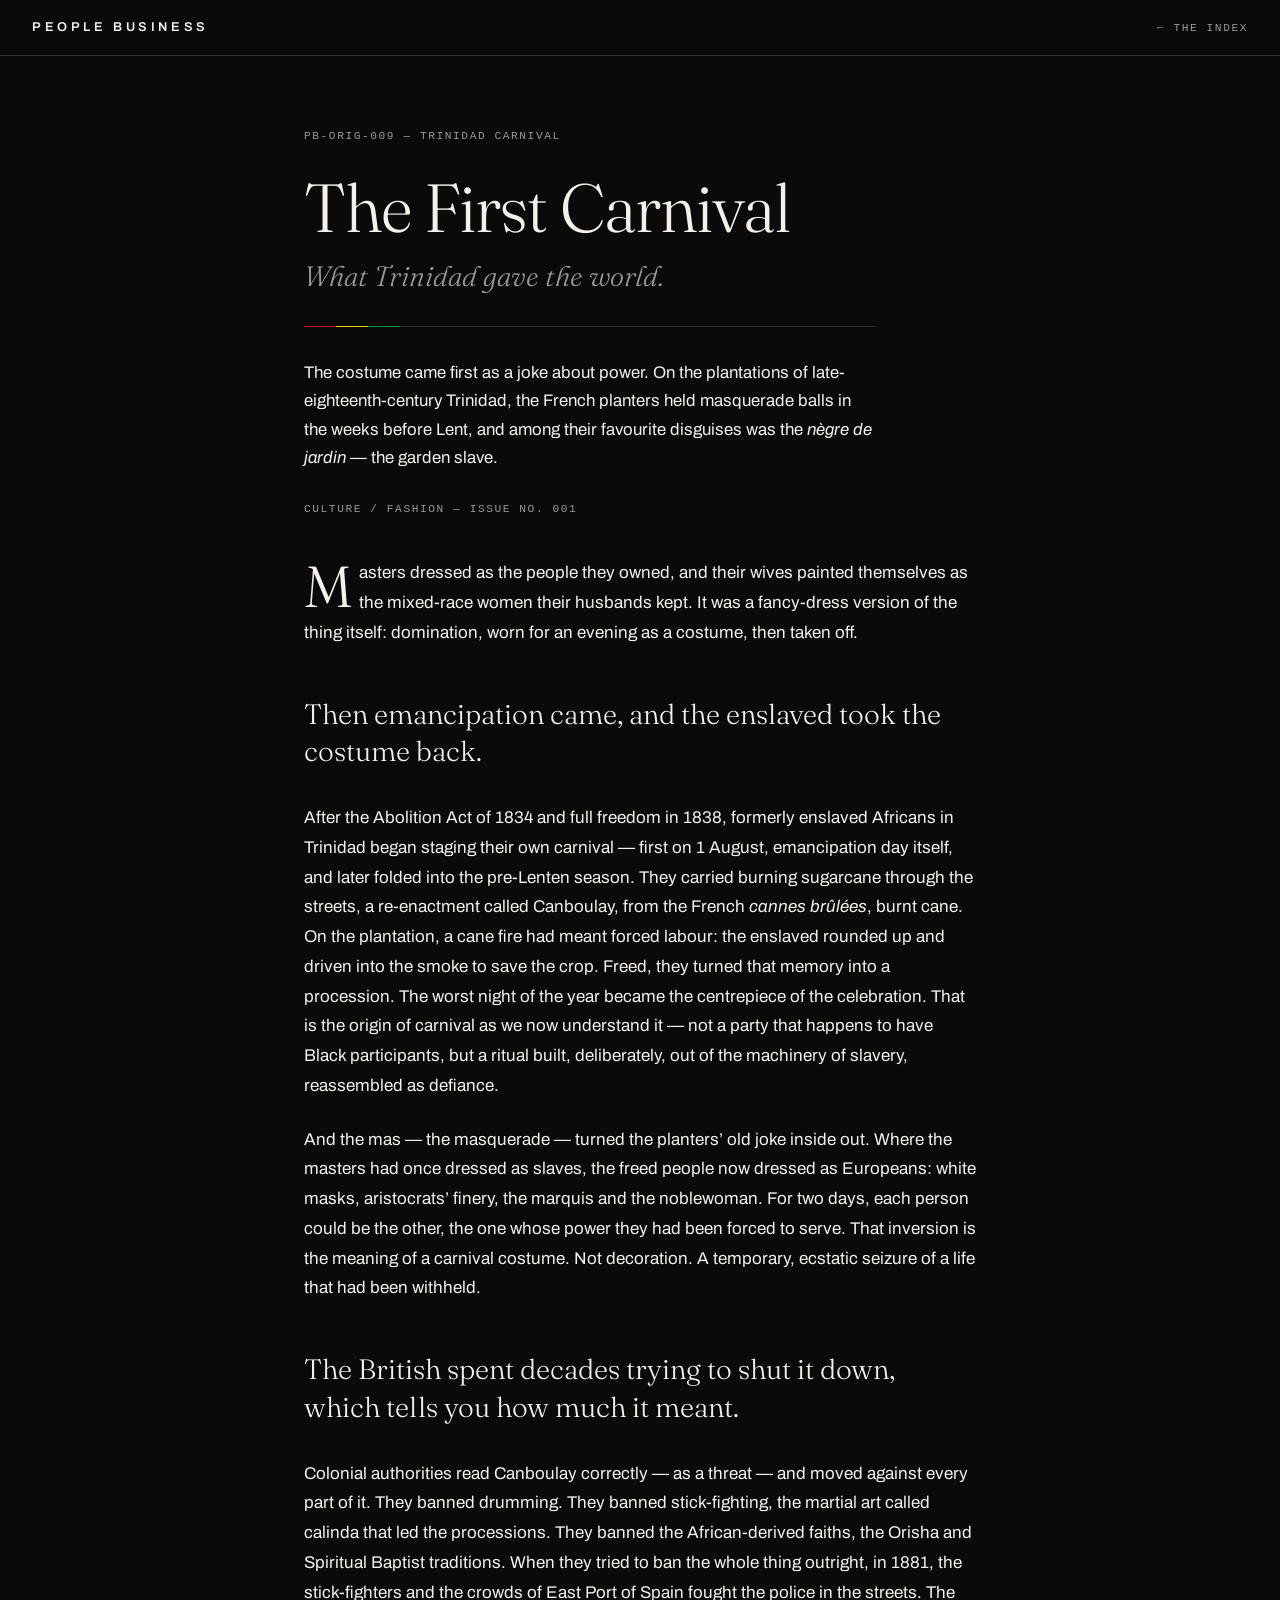
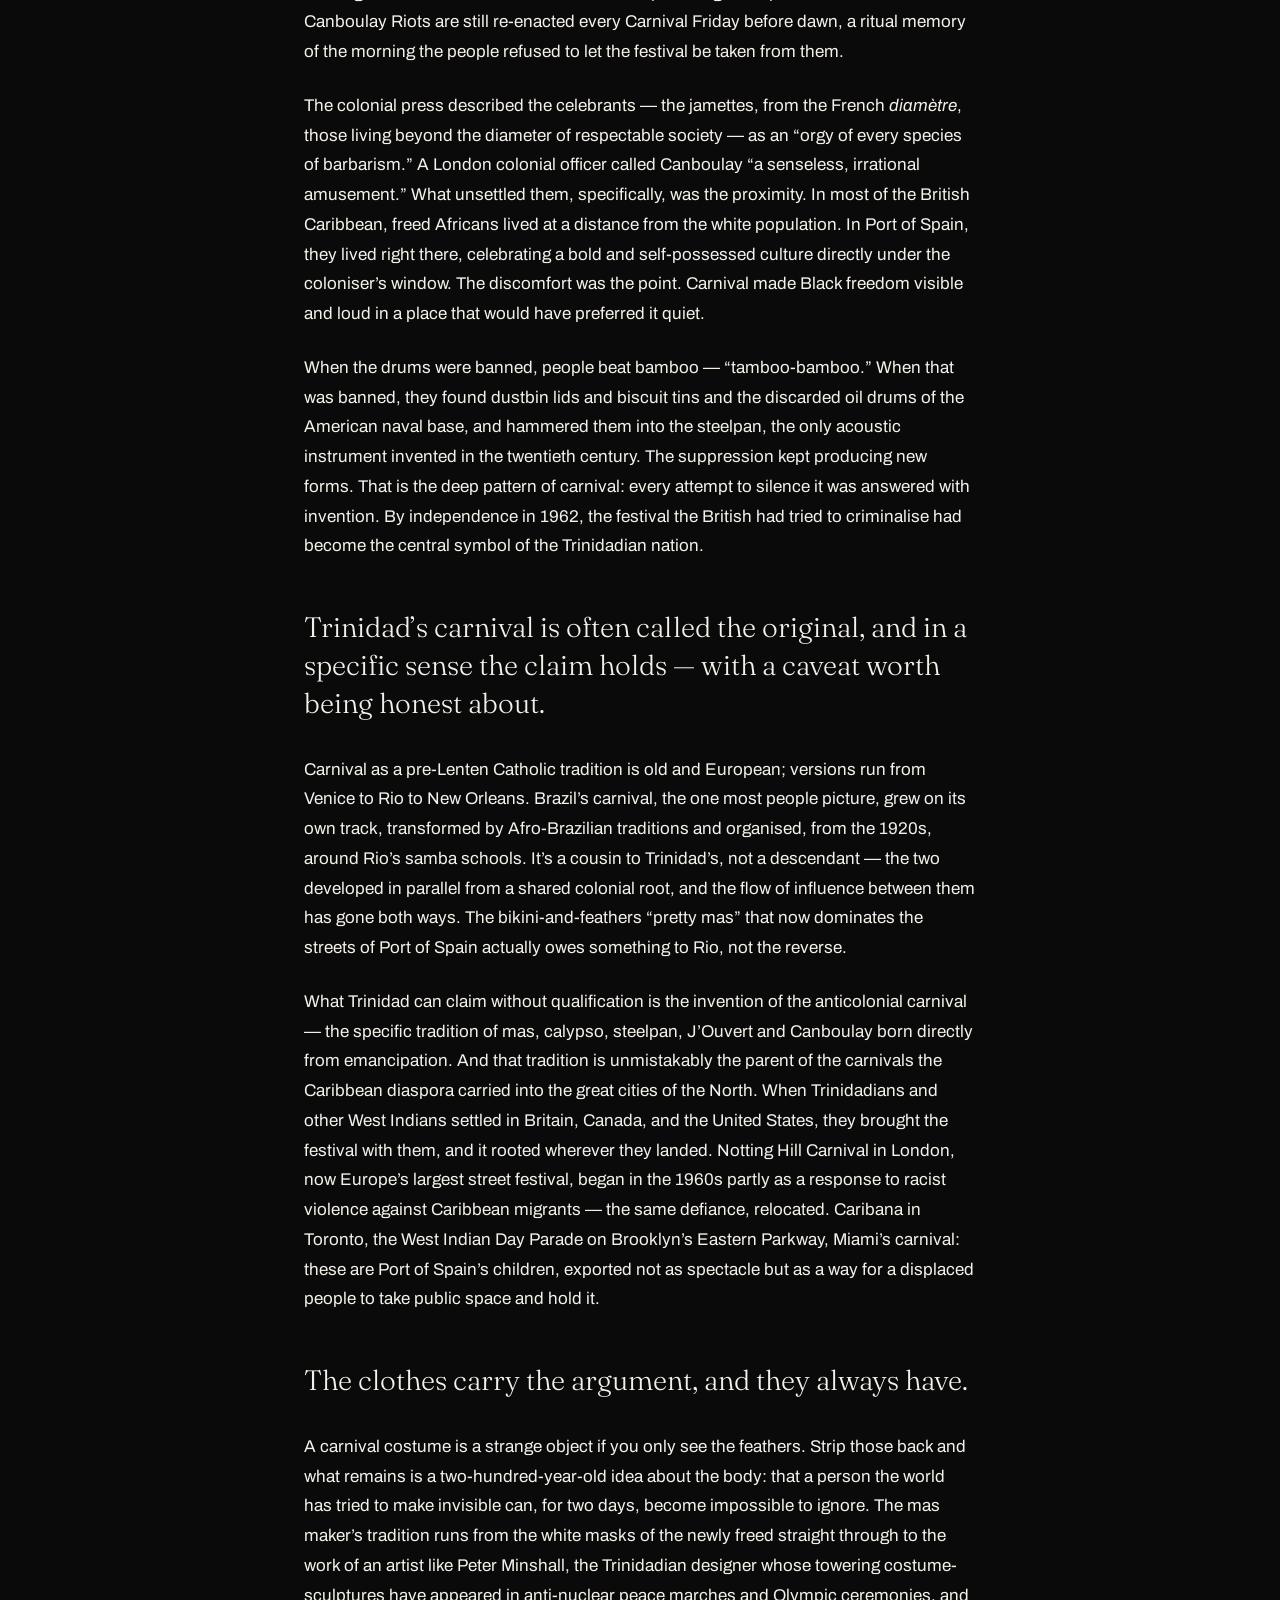
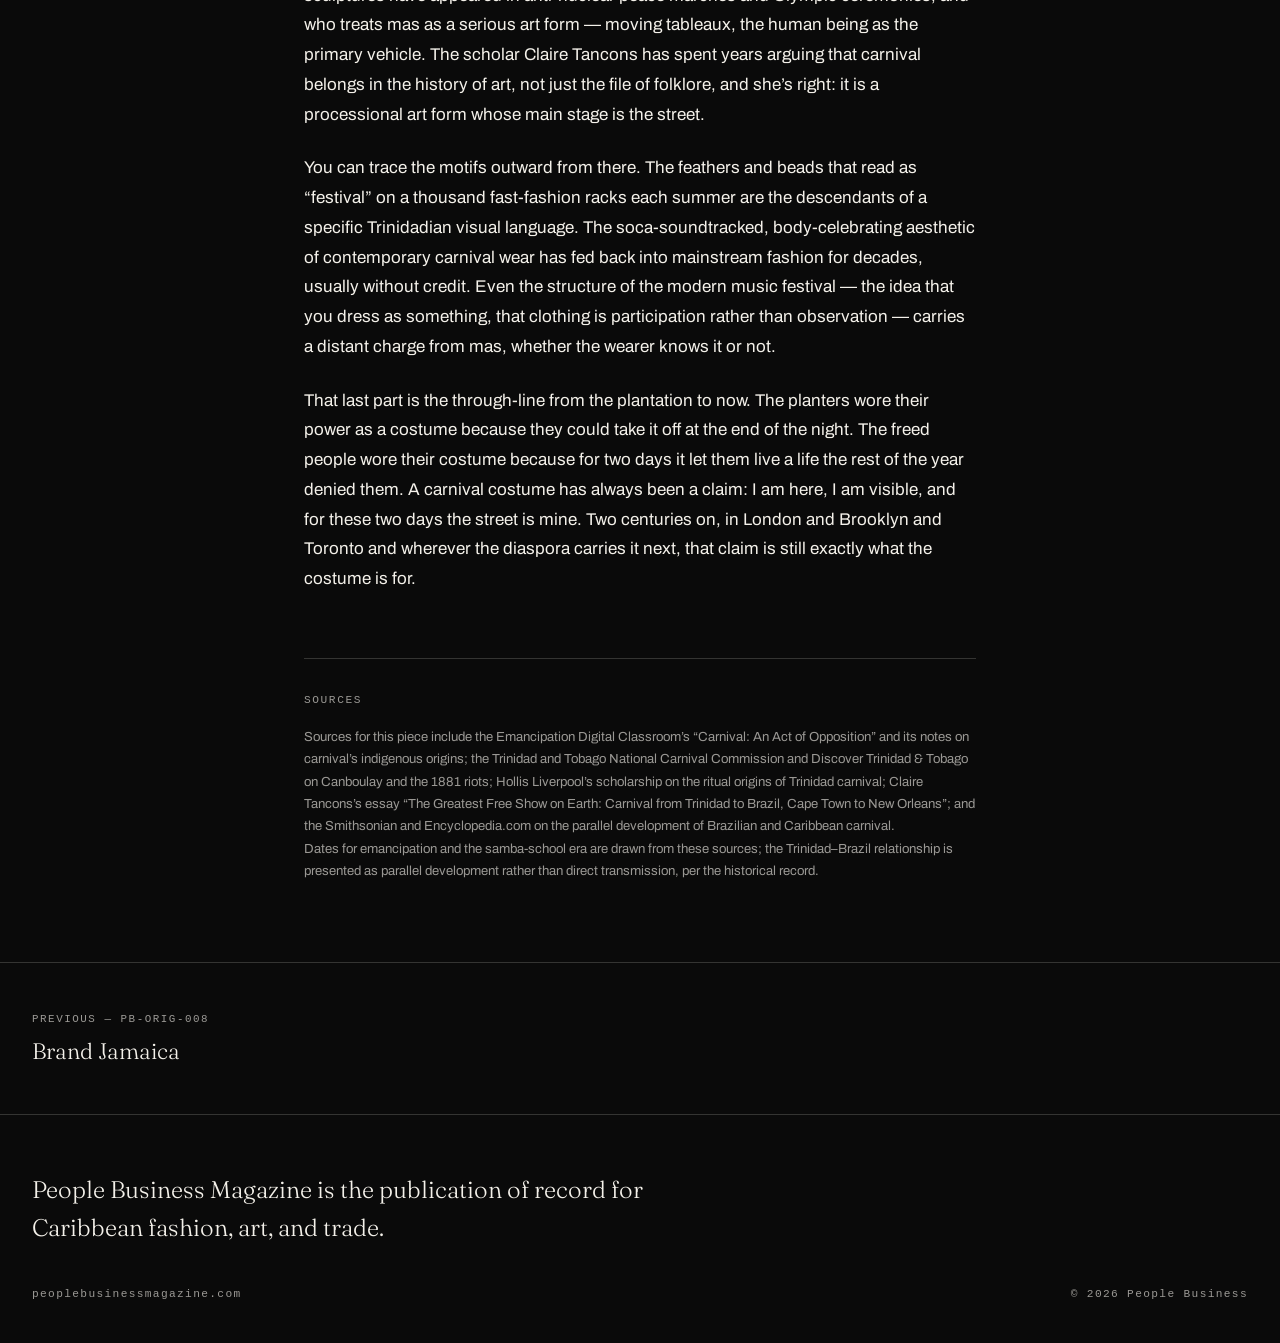
<file: articles/the-first-carnival.html>
<!DOCTYPE html>
<html lang="en">
<head>
<meta charset="UTF-8">
<meta name="viewport" content="width=device-width, initial-scale=1.0">
<title>The First Carnival — People Business Magazine</title>
<meta name="description" content="What Trinidad gave the world: Canboulay, the mas, the steelpan, and the invention of the anticolonial carnival.">
<link rel="icon" href="data:image/svg+xml,%3Csvg%20xmlns=%27http://www.w3.org/2000/svg%27%20viewBox=%270%200%2064%2064%27%3E%3Crect%20width=%2764%27%20height=%2764%27%20fill=%27%230A0A0A%27/%3E%3Ctext%20x=%2732%27%20y=%2744%27%20text-anchor=%27middle%27%20font-family=%27Georgia,serif%27%20font-size=%2732%27%20fill=%27%23F4F1EA%27%3EPB%3C/text%3E%3C/svg%3E">
<meta property="og:site_name" content="People Business Magazine">
<meta property="og:type" content="article">
<meta property="og:title" content="The First Carnival — People Business Magazine">
<meta property="og:description" content="What Trinidad gave the world: Canboulay, the mas, the steelpan, and the invention of the anticolonial carnival.">
<meta property="og:url" content="https://peoplebusinessmagazine.com/articles/the-first-carnival.html">
<meta property="og:image" content="https://peoplebusinessmagazine.com/assets/grace-jones.jpg">
<meta name="twitter:card" content="summary_large_image">
<link rel="preconnect" href="https://fonts.googleapis.com">
<link rel="preconnect" href="https://fonts.gstatic.com" crossorigin>
<link href="https://fonts.googleapis.com/css2?family=Fraunces:opsz,wght@9..144,300;9..144,400;9..144,500;9..144,600&family=Archivo:wght@400;500;600&family=Archivo+Expanded:wght@500;600&display=swap" rel="stylesheet">
<link rel="stylesheet" href="../css/style.css">
</head>
<body>

<nav class="article-nav">
  <div class="article-nav-inner">
    <a class="masthead" href="../index.html">People&nbsp;Business</a>
    <a class="back" href="../index.html#index">&larr;&nbsp;The Index</a>
  </div>
</nav>

<article class="article">

  <header class="article-head">
    <span class="accession">PB-ORIG-009 — TRINIDAD&nbsp;CARNIVAL</span>
    <h1>The First Carnival</h1>
    <p class="article-subtitle">What Trinidad gave the world.</p>
    <p class="article-dek">The costume came first as a joke about power. On the plantations of late-eighteenth-century Trinidad, the French planters held masquerade balls in the weeks before Lent, and among their favourite disguises was the <em>n&egrave;gre de jardin</em> — the garden slave.</p>
    <p class="article-byline">Culture / Fashion — Issue No. 001</p>
  </header>

  <div class="article-body">

    <p>Masters dressed as the people they owned, and their wives painted themselves as the mixed-race women their husbands kept. It was a fancy-dress version of the thing itself: domination, worn for an evening as a costume, then taken off.</p>

    <p class="lede">Then emancipation came, and the enslaved took the costume back.</p>

    <p>After the Abolition Act of 1834 and full freedom in 1838, formerly enslaved Africans in Trinidad began staging their own carnival — first on 1 August, emancipation day itself, and later folded into the pre-Lenten season. They carried burning sugarcane through the streets, a re-enactment called Canboulay, from the French <em>cannes br&ucirc;l&eacute;es</em>, burnt cane. On the plantation, a cane fire had meant forced labour: the enslaved rounded up and driven into the smoke to save the crop. Freed, they turned that memory into a procession. The worst night of the year became the centrepiece of the celebration. That is the origin of carnival as we now understand it — not a party that happens to have Black participants, but a ritual built, deliberately, out of the machinery of slavery, reassembled as defiance.</p>

    <p>And the mas — the masquerade — turned the planters&rsquo; old joke inside out. Where the masters had once dressed as slaves, the freed people now dressed as Europeans: white masks, aristocrats&rsquo; finery, the marquis and the noblewoman. For two days, each person could be the other, the one whose power they had been forced to serve. That inversion is the meaning of a carnival costume. Not decoration. A temporary, ecstatic seizure of a life that had been withheld.</p>

    <p class="lede">The British spent decades trying to shut it down, which tells you how much it meant.</p>

    <p>Colonial authorities read Canboulay correctly — as a threat — and moved against every part of it. They banned drumming. They banned stick-fighting, the martial art called calinda that led the processions. They banned the African-derived faiths, the Orisha and Spiritual Baptist traditions. When they tried to ban the whole thing outright, in 1881, the stick-fighters and the crowds of East Port of Spain fought the police in the streets. The Canboulay Riots are still re-enacted every Carnival Friday before dawn, a ritual memory of the morning the people refused to let the festival be taken from them.</p>

    <p>The colonial press described the celebrants — the jamettes, from the French <em>diam&egrave;tre</em>, those living beyond the diameter of respectable society — as an &ldquo;orgy of every species of barbarism.&rdquo; A London colonial officer called Canboulay &ldquo;a senseless, irrational amusement.&rdquo; What unsettled them, specifically, was the proximity. In most of the British Caribbean, freed Africans lived at a distance from the white population. In Port of Spain, they lived right there, celebrating a bold and self-possessed culture directly under the coloniser&rsquo;s window. The discomfort was the point. Carnival made Black freedom visible and loud in a place that would have preferred it quiet.</p>

    <p>When the drums were banned, people beat bamboo — &ldquo;tamboo-bamboo.&rdquo; When that was banned, they found dustbin lids and biscuit tins and the discarded oil drums of the American naval base, and hammered them into the steelpan, the only acoustic instrument invented in the twentieth century. The suppression kept producing new forms. That is the deep pattern of carnival: every attempt to silence it was answered with invention. By independence in 1962, the festival the British had tried to criminalise had become the central symbol of the Trinidadian nation.</p>

    <p class="lede">Trinidad&rsquo;s carnival is often called the original, and in a specific sense the claim holds — with a caveat worth being honest about.</p>

    <p>Carnival as a pre-Lenten Catholic tradition is old and European; versions run from Venice to Rio to New Orleans. Brazil&rsquo;s carnival, the one most people picture, grew on its own track, transformed by Afro-Brazilian traditions and organised, from the 1920s, around Rio&rsquo;s samba schools. It&rsquo;s a cousin to Trinidad&rsquo;s, not a descendant — the two developed in parallel from a shared colonial root, and the flow of influence between them has gone both ways. The bikini-and-feathers &ldquo;pretty mas&rdquo; that now dominates the streets of Port of Spain actually owes something to Rio, not the reverse.</p>

    <p>What Trinidad can claim without qualification is the invention of the anticolonial carnival — the specific tradition of mas, calypso, steelpan, J&rsquo;Ouvert and Canboulay born directly from emancipation. And that tradition is unmistakably the parent of the carnivals the Caribbean diaspora carried into the great cities of the North. When Trinidadians and other West Indians settled in Britain, Canada, and the United States, they brought the festival with them, and it rooted wherever they landed. Notting Hill Carnival in London, now Europe&rsquo;s largest street festival, began in the 1960s partly as a response to racist violence against Caribbean migrants — the same defiance, relocated. Caribana in Toronto, the West Indian Day Parade on Brooklyn&rsquo;s Eastern Parkway, Miami&rsquo;s carnival: these are Port of Spain&rsquo;s children, exported not as spectacle but as a way for a displaced people to take public space and hold it.</p>

    <p class="lede">The clothes carry the argument, and they always have.</p>

    <p>A carnival costume is a strange object if you only see the feathers. Strip those back and what remains is a two-hundred-year-old idea about the body: that a person the world has tried to make invisible can, for two days, become impossible to ignore. The mas maker&rsquo;s tradition runs from the white masks of the newly freed straight through to the work of an artist like Peter Minshall, the Trinidadian designer whose towering costume-sculptures have appeared in anti-nuclear peace marches and Olympic ceremonies, and who treats mas as a serious art form — moving tableaux, the human being as the primary vehicle. The scholar Claire Tancons has spent years arguing that carnival belongs in the history of art, not just the file of folklore, and she&rsquo;s right: it is a processional art form whose main stage is the street.</p>

    <p>You can trace the motifs outward from there. The feathers and beads that read as &ldquo;festival&rdquo; on a thousand fast-fashion racks each summer are the descendants of a specific Trinidadian visual language. The soca-soundtracked, body-celebrating aesthetic of contemporary carnival wear has fed back into mainstream fashion for decades, usually without credit. Even the structure of the modern music festival — the idea that you dress as something, that clothing is participation rather than observation — carries a distant charge from mas, whether the wearer knows it or not.</p>

    <p>That last part is the through-line from the plantation to now. The planters wore their power as a costume because they could take it off at the end of the night. The freed people wore their costume because for two days it let them live a life the rest of the year denied them. A carnival costume has always been a claim: I am here, I am visible, and for these two days the street is mine. Two centuries on, in London and Brooklyn and Toronto and wherever the diaspora carries it next, that claim is still exactly what the costume is for.</p>

  </div>

  <section class="article-sources">
    <h2>Sources</h2>
    <p>Sources for this piece include the Emancipation Digital Classroom&rsquo;s &ldquo;Carnival: An Act of Opposition&rdquo; and its notes on carnival&rsquo;s indigenous origins; the Trinidad and Tobago National Carnival Commission and Discover Trinidad &amp; Tobago on Canboulay and the 1881 riots; Hollis Liverpool&rsquo;s scholarship on the ritual origins of Trinidad carnival; Claire Tancons&rsquo;s essay &ldquo;The Greatest Free Show on Earth: Carnival from Trinidad to Brazil, Cape Town to New Orleans&rdquo;; and the Smithsonian and Encyclopedia.com on the parallel development of Brazilian and Caribbean carnival.</p>
    <p>Dates for emancipation and the samba-school era are drawn from these sources; the Trinidad&ndash;Brazil relationship is presented as parallel development rather than direct transmission, per the historical record.</p>
  </section>

</article>

<nav class="article-onward">
  <a class="onward-link prev" href="brand-jamaica.html">
    <span class="onward-label">Previous — PB-ORIG-008</span>
    <span class="onward-title">Brand Jamaica</span>
  </a>
</nav>

<footer class="footer">
  <p class="footer-line">People Business Magazine is the publication of record for Caribbean fashion, art, and trade.</p>
  <p class="footer-meta"><span>peoplebusinessmagazine.com</span><span>&copy; 2026 People Business</span></p>
</footer>

</body>
</html>
</file>
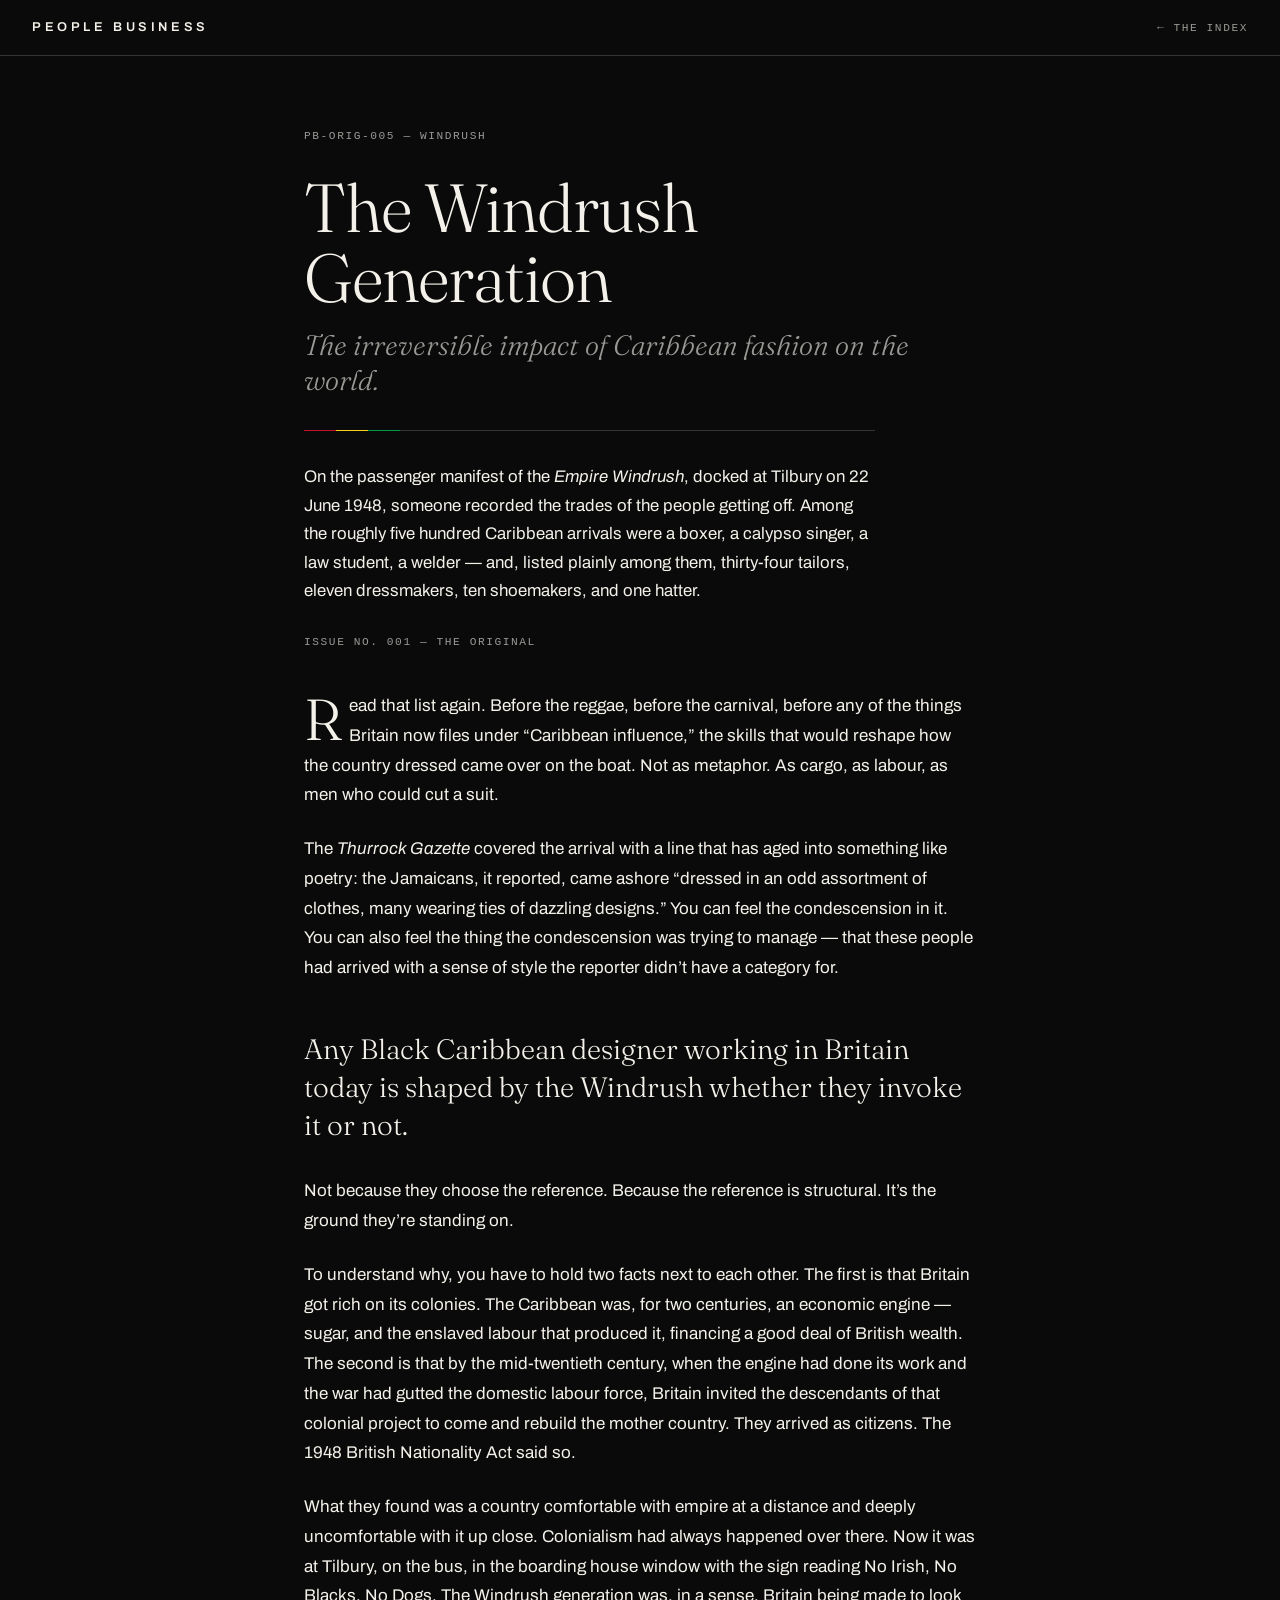
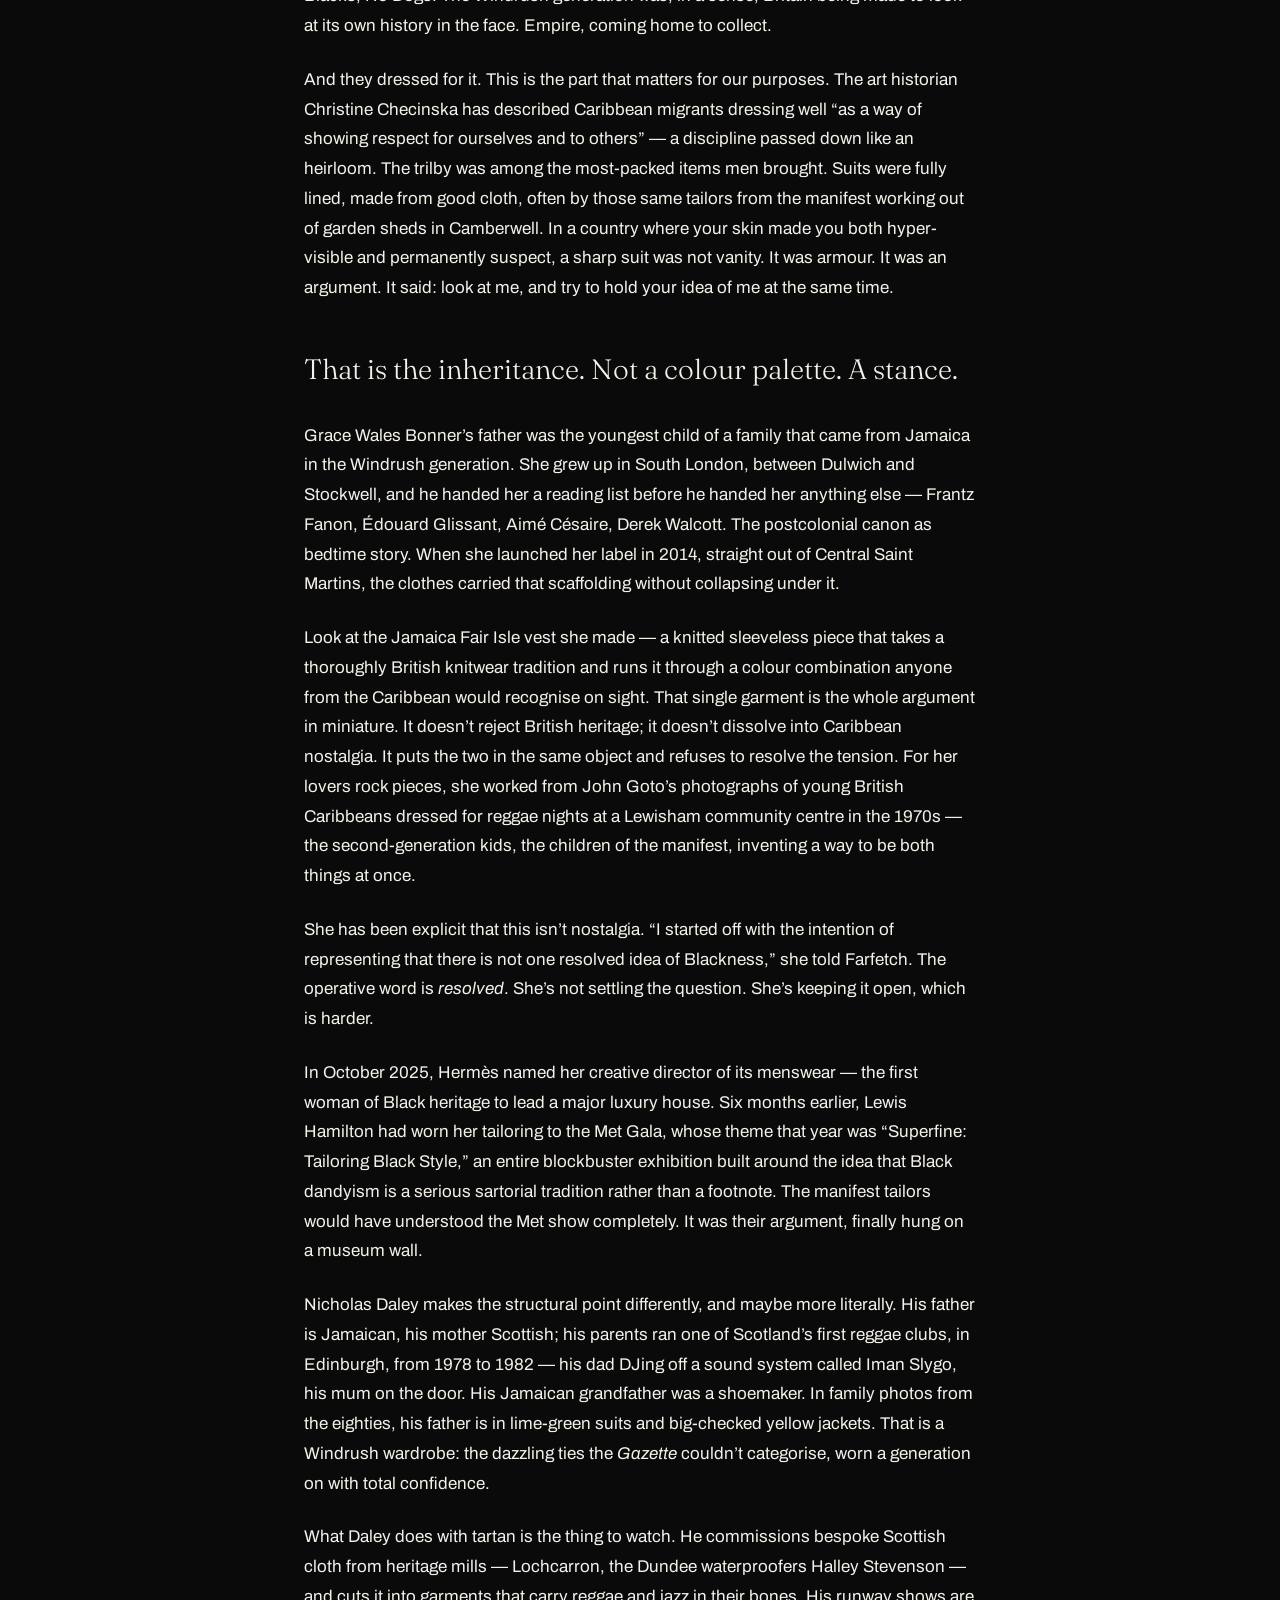
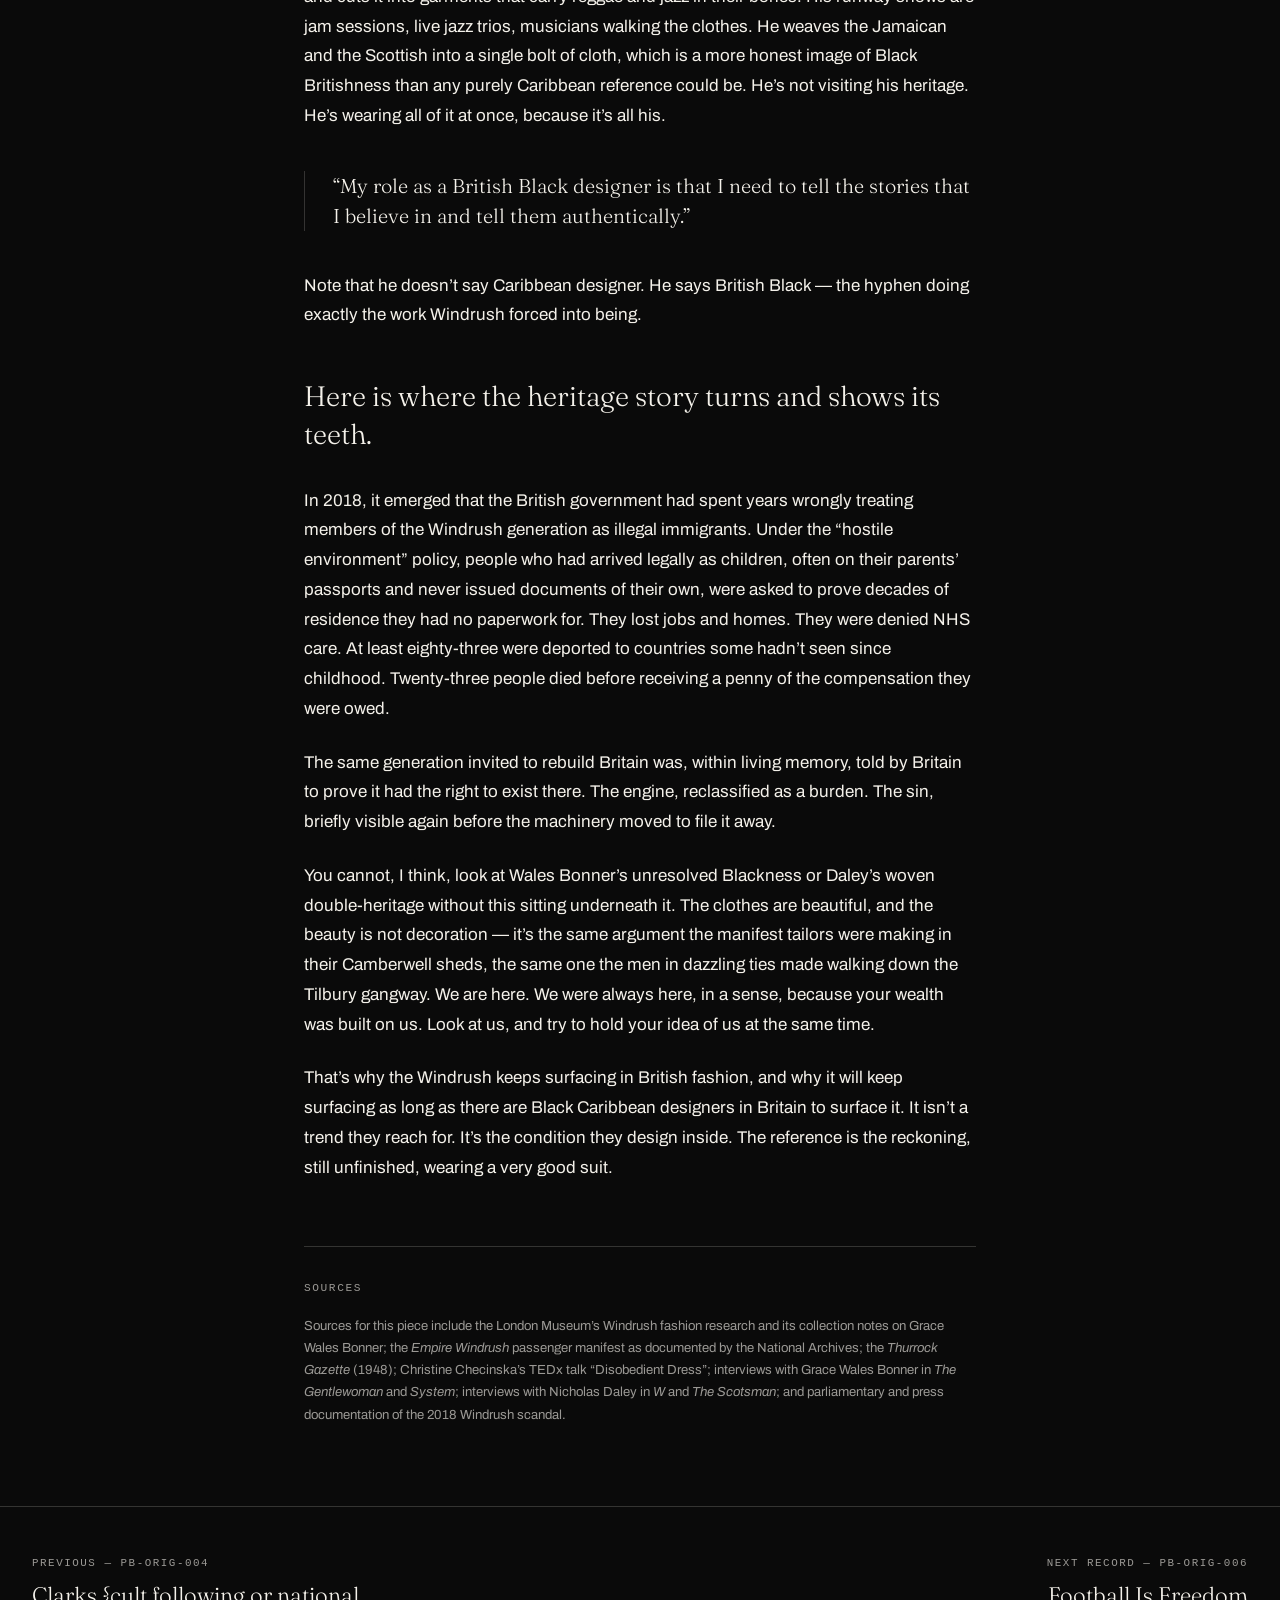
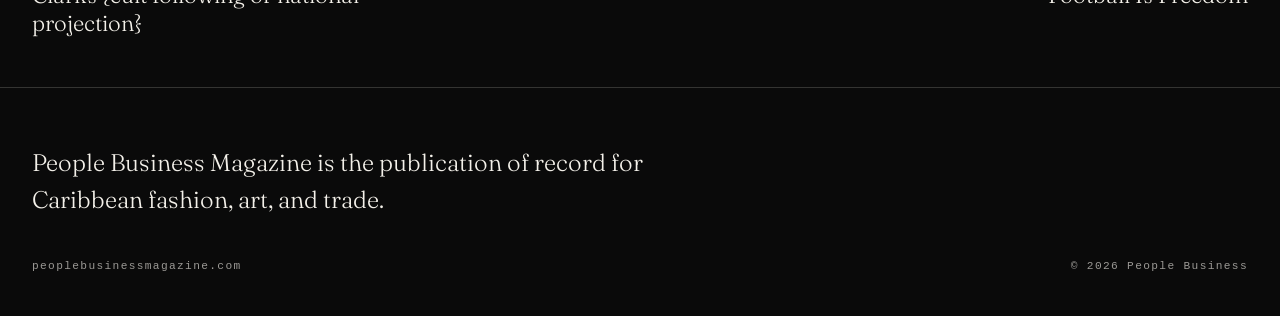
<file: articles/windrush.html>
<!DOCTYPE html>
<html lang="en">
<head>
<meta charset="UTF-8">
<meta name="viewport" content="width=device-width, initial-scale=1.0">
<title>The Windrush Generation — People Business Magazine</title>
<meta name="description" content="The irreversible impact of Caribbean fashion on Britain — from the tailors on the 1948 manifest to Nicholas Daley and Grace Wales Bonner.">
<link rel="icon" href="data:image/svg+xml,%3Csvg%20xmlns=%27http://www.w3.org/2000/svg%27%20viewBox=%270%200%2064%2064%27%3E%3Crect%20width=%2764%27%20height=%2764%27%20fill=%27%230A0A0A%27/%3E%3Ctext%20x=%2732%27%20y=%2744%27%20text-anchor=%27middle%27%20font-family=%27Georgia,serif%27%20font-size=%2732%27%20fill=%27%23F4F1EA%27%3EPB%3C/text%3E%3C/svg%3E">
<meta property="og:site_name" content="People Business Magazine">
<meta property="og:type" content="article">
<meta property="og:title" content="The Windrush Generation — People Business Magazine">
<meta property="og:description" content="The irreversible impact of Caribbean fashion on Britain — from the tailors on the 1948 manifest to Nicholas Daley and Grace Wales Bonner.">
<meta property="og:url" content="https://peoplebusinessmagazine.com/articles/windrush.html">
<meta property="og:image" content="https://peoplebusinessmagazine.com/assets/grace-jones.jpg">
<meta name="twitter:card" content="summary_large_image">
<link rel="preconnect" href="https://fonts.googleapis.com">
<link rel="preconnect" href="https://fonts.gstatic.com" crossorigin>
<link href="https://fonts.googleapis.com/css2?family=Fraunces:opsz,wght@9..144,300;9..144,400;9..144,500;9..144,600&family=Archivo:wght@400;500;600&family=Archivo+Expanded:wght@500;600&display=swap" rel="stylesheet">
<link rel="stylesheet" href="../css/style.css">
</head>
<body>

<nav class="article-nav">
  <div class="article-nav-inner">
    <a class="masthead" href="../index.html">People&nbsp;Business</a>
    <a class="back" href="../index.html#index">&larr;&nbsp;The Index</a>
  </div>
</nav>

<article class="article">

  <header class="article-head">
    <span class="accession">PB-ORIG-005 — WINDRUSH</span>
    <h1>The Windrush Generation</h1>
    <p class="article-subtitle">The irreversible impact of Caribbean fashion on the world.</p>
    <p class="article-dek">On the passenger manifest of the <em>Empire Windrush</em>, docked at Tilbury on 22 June 1948, someone recorded the trades of the people getting off. Among the roughly five hundred Caribbean arrivals were a boxer, a calypso singer, a law student, a welder — and, listed plainly among them, thirty-four tailors, eleven dressmakers, ten shoemakers, and one hatter.</p>
    <p class="article-byline">Issue No. 001 — The Original</p>
  </header>

  <div class="article-body">

    <p>Read that list again. Before the reggae, before the carnival, before any of the things Britain now files under &ldquo;Caribbean influence,&rdquo; the skills that would reshape how the country dressed came over on the boat. Not as metaphor. As cargo, as labour, as men who could cut a suit.</p>

    <p>The <em>Thurrock Gazette</em> covered the arrival with a line that has aged into something like poetry: the Jamaicans, it reported, came ashore &ldquo;dressed in an odd assortment of clothes, many wearing ties of dazzling designs.&rdquo; You can feel the condescension in it. You can also feel the thing the condescension was trying to manage — that these people had arrived with a sense of style the reporter didn&rsquo;t have a category for.</p>

    <p class="lede">Any Black Caribbean designer working in Britain today is shaped by the Windrush whether they invoke it or not.</p>

    <p>Not because they choose the reference. Because the reference is structural. It&rsquo;s the ground they&rsquo;re standing on.</p>

    <p>To understand why, you have to hold two facts next to each other. The first is that Britain got rich on its colonies. The Caribbean was, for two centuries, an economic engine — sugar, and the enslaved labour that produced it, financing a good deal of British wealth. The second is that by the mid-twentieth century, when the engine had done its work and the war had gutted the domestic labour force, Britain invited the descendants of that colonial project to come and rebuild the mother country. They arrived as citizens. The 1948 British Nationality Act said so.</p>

    <p>What they found was a country comfortable with empire at a distance and deeply uncomfortable with it up close. Colonialism had always happened over there. Now it was at Tilbury, on the bus, in the boarding house window with the sign reading No Irish, No Blacks, No Dogs. The Windrush generation was, in a sense, Britain being made to look at its own history in the face. Empire, coming home to collect.</p>

    <p>And they dressed for it. This is the part that matters for our purposes. The art historian Christine Checinska has described Caribbean migrants dressing well &ldquo;as a way of showing respect for ourselves and to others&rdquo; — a discipline passed down like an heirloom. The trilby was among the most-packed items men brought. Suits were fully lined, made from good cloth, often by those same tailors from the manifest working out of garden sheds in Camberwell. In a country where your skin made you both hyper-visible and permanently suspect, a sharp suit was not vanity. It was armour. It was an argument. It said: look at me, and try to hold your idea of me at the same time.</p>

    <p class="lede">That is the inheritance. Not a colour palette. A stance.</p>

    <p>Grace Wales Bonner&rsquo;s father was the youngest child of a family that came from Jamaica in the Windrush generation. She grew up in South London, between Dulwich and Stockwell, and he handed her a reading list before he handed her anything else — Frantz Fanon, &Eacute;douard Glissant, Aim&eacute; C&eacute;saire, Derek Walcott. The postcolonial canon as bedtime story. When she launched her label in 2014, straight out of Central Saint Martins, the clothes carried that scaffolding without collapsing under it.</p>

    <p>Look at the Jamaica Fair Isle vest she made — a knitted sleeveless piece that takes a thoroughly British knitwear tradition and runs it through a colour combination anyone from the Caribbean would recognise on sight. That single garment is the whole argument in miniature. It doesn&rsquo;t reject British heritage; it doesn&rsquo;t dissolve into Caribbean nostalgia. It puts the two in the same object and refuses to resolve the tension. For her lovers rock pieces, she worked from John Goto&rsquo;s photographs of young British Caribbeans dressed for reggae nights at a Lewisham community centre in the 1970s — the second-generation kids, the children of the manifest, inventing a way to be both things at once.</p>

    <p>She has been explicit that this isn&rsquo;t nostalgia. &ldquo;I started off with the intention of representing that there is not one resolved idea of Blackness,&rdquo; she told Farfetch. The operative word is <em>resolved</em>. She&rsquo;s not settling the question. She&rsquo;s keeping it open, which is harder.</p>

    <p>In October 2025, Herm&egrave;s named her creative director of its menswear — the first woman of Black heritage to lead a major luxury house. Six months earlier, Lewis Hamilton had worn her tailoring to the Met Gala, whose theme that year was &ldquo;Superfine: Tailoring Black Style,&rdquo; an entire blockbuster exhibition built around the idea that Black dandyism is a serious sartorial tradition rather than a footnote. The manifest tailors would have understood the Met show completely. It was their argument, finally hung on a museum wall.</p>

    <p>Nicholas Daley makes the structural point differently, and maybe more literally. His father is Jamaican, his mother Scottish; his parents ran one of Scotland&rsquo;s first reggae clubs, in Edinburgh, from 1978 to 1982 — his dad DJing off a sound system called Iman Slygo, his mum on the door. His Jamaican grandfather was a shoemaker. In family photos from the eighties, his father is in lime-green suits and big-checked yellow jackets. That is a Windrush wardrobe: the dazzling ties the <em>Gazette</em> couldn&rsquo;t categorise, worn a generation on with total confidence.</p>

    <p>What Daley does with tartan is the thing to watch. He commissions bespoke Scottish cloth from heritage mills — Lochcarron, the Dundee waterproofers Halley Stevenson — and cuts it into garments that carry reggae and jazz in their bones. His runway shows are jam sessions, live jazz trios, musicians walking the clothes. He weaves the Jamaican and the Scottish into a single bolt of cloth, which is a more honest image of Black Britishness than any purely Caribbean reference could be. He&rsquo;s not visiting his heritage. He&rsquo;s wearing all of it at once, because it&rsquo;s all his.</p>

    <blockquote>
      <p>&ldquo;My role as a British Black designer is that I need to tell the stories that I believe in and tell them authentically.&rdquo;</p>
    </blockquote>

    <p>Note that he doesn&rsquo;t say Caribbean designer. He says British Black — the hyphen doing exactly the work Windrush forced into being.</p>

    <p class="lede">Here is where the heritage story turns and shows its teeth.</p>

    <p>In 2018, it emerged that the British government had spent years wrongly treating members of the Windrush generation as illegal immigrants. Under the &ldquo;hostile environment&rdquo; policy, people who had arrived legally as children, often on their parents&rsquo; passports and never issued documents of their own, were asked to prove decades of residence they had no paperwork for. They lost jobs and homes. They were denied NHS care. At least eighty-three were deported to countries some hadn&rsquo;t seen since childhood. Twenty-three people died before receiving a penny of the compensation they were owed.</p>

    <p>The same generation invited to rebuild Britain was, within living memory, told by Britain to prove it had the right to exist there. The engine, reclassified as a burden. The sin, briefly visible again before the machinery moved to file it away.</p>

    <p>You cannot, I think, look at Wales Bonner&rsquo;s unresolved Blackness or Daley&rsquo;s woven double-heritage without this sitting underneath it. The clothes are beautiful, and the beauty is not decoration — it&rsquo;s the same argument the manifest tailors were making in their Camberwell sheds, the same one the men in dazzling ties made walking down the Tilbury gangway. We are here. We were always here, in a sense, because your wealth was built on us. Look at us, and try to hold your idea of us at the same time.</p>

    <p>That&rsquo;s why the Windrush keeps surfacing in British fashion, and why it will keep surfacing as long as there are Black Caribbean designers in Britain to surface it. It isn&rsquo;t a trend they reach for. It&rsquo;s the condition they design inside. The reference is the reckoning, still unfinished, wearing a very good suit.</p>

  </div>

  <section class="article-sources">
    <h2>Sources</h2>
    <p>Sources for this piece include the London Museum&rsquo;s Windrush fashion research and its collection notes on Grace Wales Bonner; the <em>Empire Windrush</em> passenger manifest as documented by the National Archives; the <em>Thurrock Gazette</em> (1948); Christine Checinska&rsquo;s TEDx talk &ldquo;Disobedient Dress&rdquo;; interviews with Grace Wales Bonner in <em>The Gentlewoman</em> and <em>System</em>; interviews with Nicholas Daley in <em>W</em> and <em>The Scotsman</em>; and parliamentary and press documentation of the 2018 Windrush scandal.</p>
  </section>

</article>

<nav class="article-onward">
  <a class="onward-link prev" href="clarks.html">
    <span class="onward-label">Previous — PB-ORIG-004</span>
    <span class="onward-title">Clarks {cult following or national projection}</span>
  </a>
  <a class="onward-link next" href="football-is-freedom.html">
    <span class="onward-label">Next record — PB-ORIG-006</span>
    <span class="onward-title">Football Is Freedom</span>
  </a>
</nav>

<footer class="footer">
  <p class="footer-line">People Business Magazine is the publication of record for Caribbean fashion, art, and trade.</p>
  <p class="footer-meta"><span>peoplebusinessmagazine.com</span><span>&copy; 2026 People Business</span></p>
</footer>

</body>
</html>
</file>
<file: css/style.css>
/* ============================================================
   People Business Magazine — preliminary launch
   Black #0A0A0A ground · Paper #F4F1EA type · tricolour as accent only
   Fraunces (editorial serif) · Archivo (interface sans)
   ============================================================ */

:root {
  --black: #0A0A0A;
  --paper: #F4F1EA;
  --paper-dim: rgba(244, 241, 234, 0.62);
  --paper-mid: rgba(244, 241, 234, 0.74);
  --rule: rgba(244, 241, 234, 0.18);
  --red: #C8102E;
  --gold: #FCD116;
  --green: #009A44;
  --serif: "Fraunces", Georgia, serif;
  --sans: "Archivo", Helvetica, Arial, sans-serif;
  --sans-x: "Archivo Expanded", "Archivo", sans-serif;
  --mono: "SF Mono", "IBM Plex Mono", Menlo, Consolas, monospace;
}

* { margin: 0; padding: 0; box-sizing: border-box; }

html { scroll-behavior: smooth; }
@media (prefers-reduced-motion: reduce) {
  html { scroll-behavior: auto; }
}

body {
  background: var(--black);
  color: var(--paper);
  font-family: var(--sans);
  font-size: 1rem;
  line-height: 1.55;
  -webkit-font-smoothing: antialiased;
}

img { max-width: 100%; height: auto; display: block; }

::selection { background: var(--gold); color: var(--black); }

/* ============ HERO ============ */

.hero {
  position: relative;
  min-height: 100svh;
  overflow: hidden;
  border-bottom: 1px solid var(--rule);
}

.hero-inner {
  position: relative;
  min-height: 100svh;
  max-width: 1400px;
  margin: 0 auto;
  padding: 1.5rem 2rem 3rem;
  display: grid;
  grid-template-columns: minmax(0, 5fr) minmax(0, 6fr);
  grid-template-rows: auto 1fr;
  column-gap: 3rem;
}

.hero-top {
  grid-column: 1 / -1;
  display: flex;
  justify-content: space-between;
  align-items: baseline;
  padding-bottom: 1.25rem;
  border-bottom: 1px solid var(--rule);
  margin-bottom: 2.5rem;
  /* sits above the veil so frame one always carries the masthead;
     pointer-events off so brushing still reaches the canvas beneath */
  position: relative;
  z-index: 6;
  pointer-events: none;
}

.masthead {
  font-family: var(--sans-x);
  font-weight: 600;
  font-size: 1.05rem;
  letter-spacing: 0.34em;
  text-transform: uppercase;
}

.issue-tag {
  font-family: var(--mono);
  font-size: 0.72rem;
  letter-spacing: 0.12em;
  color: var(--paper-dim);
}

.hero-title {
  grid-column: 1;
  grid-row: 2;
  align-self: end;
  padding-bottom: 1rem;
  position: relative;
  z-index: 2;
}

.hero-title h1 {
  font-family: var(--serif);
  font-optical-sizing: auto;
  font-weight: 300;
  font-size: clamp(4rem, 9.5vw, 8.5rem);
  line-height: 0.92;
  letter-spacing: -0.015em;
  margin-bottom: 1.75rem;
}

.hero-dek {
  max-width: 34em;
  font-size: 0.95rem;
  line-height: 1.65;
  color: var(--paper-mid);
  margin-bottom: 2.25rem;
}

.hero-read {
  display: inline-block;
  font-family: var(--mono);
  font-size: 0.75rem;
  letter-spacing: 0.14em;
  text-transform: uppercase;
  color: var(--paper);
  text-decoration: none;
  border: 1px solid rgba(244, 241, 234, 0.32);
  padding: 0.8em 1.6em;
  transition: border-color 200ms ease, color 200ms ease;
}

.hero-read:hover,
.hero-read:focus-visible {
  border-color: var(--gold);
  color: var(--gold);
}

.hero-figure {
  grid-column: 2;
  grid-row: 2;
  align-self: center;
  justify-self: end;
  width: min(100%, 44vw);
  max-width: 560px;
}

.hero-figure img { width: 100%; }

.accession {
  font-family: var(--mono);
  font-size: 0.7rem;
  letter-spacing: 0.14em;
  color: var(--paper-dim);
  padding-top: 0.75rem;
}

/* ---- Veil (canvas overlay) ---- */

#veil {
  position: absolute;
  inset: 0;
  width: 100%;
  height: 100%;
  z-index: 5;
  cursor: crosshair;
  touch-action: none;
}

#veil.done { display: none; }

#veil-skip {
  position: absolute;
  right: 2rem;
  bottom: 2rem;
  z-index: 6;
  font-family: var(--mono);
  font-size: 0.7rem;
  letter-spacing: 0.14em;
  text-transform: uppercase;
  color: var(--paper-dim);
  background: none;
  border: 1px solid var(--rule);
  padding: 0.7em 1.4em;
  cursor: pointer;
  transition: color 200ms ease, border-color 200ms ease, opacity 400ms ease;
}

#veil-skip:hover,
#veil-skip:focus-visible {
  color: var(--paper);
  border-color: var(--paper-dim);
}

#veil-skip.done { opacity: 0; pointer-events: none; }

/* ============ INDEX ============ */

.index {
  max-width: 1400px;
  margin: 0 auto;
  padding: 3rem 2rem 6rem;
}

/* mono eyebrow that hands the hero off to the browse layer */
.index-eyebrow {
  font-family: var(--mono);
  font-size: 0.7rem;
  letter-spacing: 0.14em;
  text-transform: uppercase;
  color: var(--paper-dim);
  padding-bottom: 2.5rem;
}

.index-head {
  display: flex;
  justify-content: space-between;
  align-items: baseline;
  gap: 2rem;
  flex-wrap: wrap;
  padding-bottom: 2rem;
}

.index-head h2 {
  font-family: var(--serif);
  font-weight: 300;
  font-size: clamp(2rem, 4vw, 3.25rem);
  letter-spacing: -0.01em;
}

.index-note {
  font-family: var(--mono);
  font-size: 0.72rem;
  letter-spacing: 0.08em;
  color: var(--paper-dim);
  max-width: 44em;
}

.index-list {
  list-style: none;
  border-top: 1px solid var(--rule);
  counter-reset: entry;
}

.index-list li {
  display: grid;
  grid-template-columns: 11rem minmax(0, 5fr) minmax(0, 6fr);
  column-gap: 2.5rem;
  align-items: baseline;
  padding: 1.6rem 3rem 1.6rem 0;
  border-bottom: 1px solid var(--rule);
  position: relative;
  counter-increment: entry;
  cursor: pointer;
}

/* the running record number the archive implies */
.index-list li::after {
  content: counter(entry, decimal-leading-zero);
  position: absolute;
  right: 0;
  top: 1.7rem;
  font-family: var(--mono);
  font-size: 0.72rem;
  letter-spacing: 0.12em;
  color: var(--paper-dim);
}

/* the one place the tricolour appears: a hairline that marks the record on hover */
.index-list li::before {
  content: "";
  position: absolute;
  left: 0;
  top: -1px;
  height: 1px;
  width: 0;
  background: linear-gradient(90deg, var(--red) 0 33.3%, var(--gold) 33.3% 66.6%, var(--green) 66.6% 100%);
  transition: width 350ms cubic-bezier(0.25, 0.8, 0.25, 1);
}

.index-list li:hover::before,
.index-list li:active::before { width: 6rem; }

.acc {
  font-family: var(--mono);
  font-size: 0.72rem;
  letter-spacing: 0.12em;
  color: var(--paper-dim);
}

.entry-title {
  font-family: var(--serif);
  font-weight: 400;
  font-size: clamp(1.25rem, 2.2vw, 1.75rem);
  line-height: 1.15;
}

.entry-title em {
  font-style: italic;
  font-weight: 300;
  color: var(--paper-dim);
}

.entry-dek {
  font-size: 0.88rem;
  line-height: 1.6;
  color: var(--paper-mid);
}

/* index entries are links; the whole row is the target */
.index-list a {
  display: contents;
  color: inherit;
  text-decoration: none;
}

.index-list li:focus-within::before { width: 6rem; }

.index-list a:focus-visible { outline: none; }

.index-list li:has(a:focus-visible) {
  outline: 1px solid var(--gold);
  outline-offset: 0.75rem;
}

.index-list li:hover .entry-title,
.index-list li:focus-within .entry-title { color: var(--gold); }

.entry-title { transition: color 200ms ease; }

/* ============ ARTICLE ============ */

.article-nav {
  border-bottom: 1px solid var(--rule);
  position: sticky;
  top: 0;
  background: var(--black);
  z-index: 10;
}

.article-nav-inner {
  max-width: 1400px;
  margin: 0 auto;
  padding: 1.1rem 2rem;
  display: flex;
  justify-content: space-between;
  align-items: baseline;
  gap: 1.5rem;
}

.article-nav .masthead {
  font-size: 0.8rem;
  letter-spacing: 0.28em;
  color: var(--paper);
  text-decoration: none;
}

.article-nav .back {
  font-family: var(--mono);
  font-size: 0.7rem;
  letter-spacing: 0.14em;
  text-transform: uppercase;
  color: var(--paper-dim);
  text-decoration: none;
  transition: color 200ms ease;
}

.article-nav .back:hover,
.article-nav .back:focus-visible { color: var(--gold); }

.article {
  max-width: 46rem;
  margin: 0 auto;
  padding: 4.5rem 2rem 5rem;
}

.article-head { padding-bottom: 2.5rem; }

.article-head .accession {
  padding-top: 0;
  padding-bottom: 1.75rem;
  display: block;
}

.article-head h1 {
  font-family: var(--serif);
  font-optical-sizing: auto;
  font-weight: 300;
  font-size: clamp(2.5rem, 6vw, 4.25rem);
  line-height: 1.02;
  letter-spacing: -0.015em;
}

.article-head h1 em {
  font-style: italic;
  color: var(--paper-dim);
}

.article-subtitle {
  font-family: var(--serif);
  font-weight: 300;
  font-style: italic;
  font-size: clamp(1.25rem, 2.6vw, 1.75rem);
  line-height: 1.25;
  color: var(--paper-dim);
  margin-top: 1rem;
}

.article-dek {
  font-size: 1.05rem;
  line-height: 1.7;
  max-width: 34em;
  margin-top: 2rem;
  padding-top: 2rem;
  border-top: 1px solid var(--rule);
  position: relative;
}

/* the tricolour's one job on an article page: marking the record's dek */
.article-dek::before {
  content: "";
  position: absolute;
  left: 0;
  top: -1px;
  height: 1px;
  width: 6rem;
  background: linear-gradient(90deg, var(--red) 0 33.3%, var(--gold) 33.3% 66.6%, var(--green) 66.6% 100%);
}

.article-byline {
  font-family: var(--mono);
  font-size: 0.7rem;
  letter-spacing: 0.14em;
  text-transform: uppercase;
  color: var(--paper-dim);
  margin-top: 1.75rem;
}

.article-body > p {
  font-size: 1.0625rem;
  line-height: 1.75;
  margin-bottom: 1.5rem;
}

.article-body > p:first-of-type::first-letter {
  font-family: var(--serif);
  font-weight: 300;
  font-size: 3.4em;
  line-height: 0.82;
  float: left;
  padding: 0.08em 0.12em 0 0;
}

/* a lone line that carries the turn of the argument */
.article-body .lede {
  font-family: var(--serif);
  font-weight: 300;
  font-size: clamp(1.35rem, 2.6vw, 1.75rem);
  line-height: 1.35;
  color: var(--paper);
  margin: 3rem 0 2rem;
  max-width: 26em;
}

.article-body .lede::first-letter { font-size: inherit; float: none; padding: 0; }

.article-body blockquote {
  border-left: 1px solid var(--rule);
  padding-left: 1.75rem;
  margin: 2.5rem 0;
}

.article-body blockquote p {
  font-family: var(--serif);
  font-weight: 300;
  font-size: 1.25rem;
  line-height: 1.5;
}

.article-figure { margin: 3rem 0; }

.article-figure figcaption {
  font-family: var(--mono);
  font-size: 0.68rem;
  line-height: 1.6;
  letter-spacing: 0.1em;
  color: var(--paper-dim);
  padding-top: 0.75rem;
}

.article-sources {
  margin-top: 4rem;
  padding-top: 2rem;
  border-top: 1px solid var(--rule);
  font-size: 0.82rem;
  line-height: 1.7;
  color: var(--paper-dim);
}

.article-sources h2 {
  font-family: var(--mono);
  font-size: 0.7rem;
  font-weight: 400;
  letter-spacing: 0.14em;
  text-transform: uppercase;
  color: var(--paper-dim);
  margin-bottom: 1rem;
}

.article-sources a { color: var(--paper-dim); }

/* draft notice — for pieces not yet final */
.article-status {
  margin-top: 3rem;
  border: 1px solid var(--rule);
  border-left: 2px solid var(--gold);
  padding: 1.25rem 1.5rem;
  font-family: var(--mono);
  font-size: 0.7rem;
  line-height: 1.7;
  letter-spacing: 0.06em;
  color: var(--paper-dim);
}

/* ---- next/prev record ---- */

.article-onward {
  border-top: 1px solid var(--rule);
  max-width: 1400px;
  margin: 0 auto;
  padding: 3rem 2rem;
  display: flex;
  justify-content: space-between;
  gap: 2rem;
  flex-wrap: wrap;
}

.onward-link {
  text-decoration: none;
  color: var(--paper);
  max-width: 22em;
}

.onward-link .onward-label {
  display: block;
  font-family: var(--mono);
  font-size: 0.68rem;
  letter-spacing: 0.14em;
  text-transform: uppercase;
  color: var(--paper-dim);
  margin-bottom: 0.6rem;
}

.onward-link .onward-title {
  font-family: var(--serif);
  font-weight: 300;
  font-size: 1.4rem;
  line-height: 1.2;
  transition: color 200ms ease;
}

.onward-link:hover .onward-title,
.onward-link:focus-visible .onward-title { color: var(--gold); }

.onward-link.next { text-align: right; margin-left: auto; }

/* ============ FOOTER ============ */

.footer {
  border-top: 1px solid var(--rule);
  max-width: 1400px;
  margin: 0 auto;
  padding: 3.5rem 2rem 2.5rem;
}

.footer-line {
  font-family: var(--serif);
  font-weight: 300;
  font-size: clamp(1.1rem, 2vw, 1.5rem);
  max-width: 30em;
  margin-bottom: 2.5rem;
}

.footer-meta {
  display: flex;
  justify-content: space-between;
  flex-wrap: wrap;
  gap: 1rem;
  font-family: var(--mono);
  font-size: 0.7rem;
  letter-spacing: 0.12em;
  color: var(--paper-dim);
}

/* ============ RESPONSIVE ============ */

@media (max-width: 900px) {
  .hero-inner {
    grid-template-columns: 1fr;
    grid-template-rows: auto auto auto;
    padding: 1.25rem 1.25rem 2.5rem;
    row-gap: 2rem;
  }

  .hero-top { margin-bottom: 1rem; }

  .masthead { font-size: 0.85rem; letter-spacing: 0.28em; }

  .hero-figure {
    grid-column: 1;
    grid-row: 2;
    width: 100%;
    max-width: 420px;
    justify-self: center;
  }

  .hero-title {
    grid-column: 1;
    grid-row: 3;
    align-self: start;
  }

  .hero-title h1 { font-size: clamp(3.25rem, 13vw, 5rem); }

  #veil-skip { right: 1.25rem; bottom: 1.25rem; }

  .index { padding: 2.5rem 1.25rem 4rem; }

  .index-eyebrow { padding-bottom: 2rem; }

  .index-list li {
    grid-template-columns: 1fr;
    row-gap: 0.4rem;
    padding: 1.4rem 2.5rem 1.4rem 0;
  }

  /* no hover on touch: the reserved accent becomes a short persistent
     hairline so the tricolour exists where most readers are */
  .index-list li::before { width: 2.5rem; }
  .index-list li:hover::before,
  .index-list li:active::before { width: 6rem; }

  .index-list li::after { top: 1.5rem; }

  .article-nav-inner { padding: 0.9rem 1.25rem; }
  .article-nav .masthead { font-size: 0.7rem; letter-spacing: 0.2em; }

  .article { padding: 3rem 1.25rem 3.5rem; }
  .article-onward { padding: 2.5rem 1.25rem; gap: 2.5rem; }
  .onward-link.next { text-align: left; margin-left: 0; }
  .article-body blockquote { padding-left: 1.25rem; }
}
</file>
